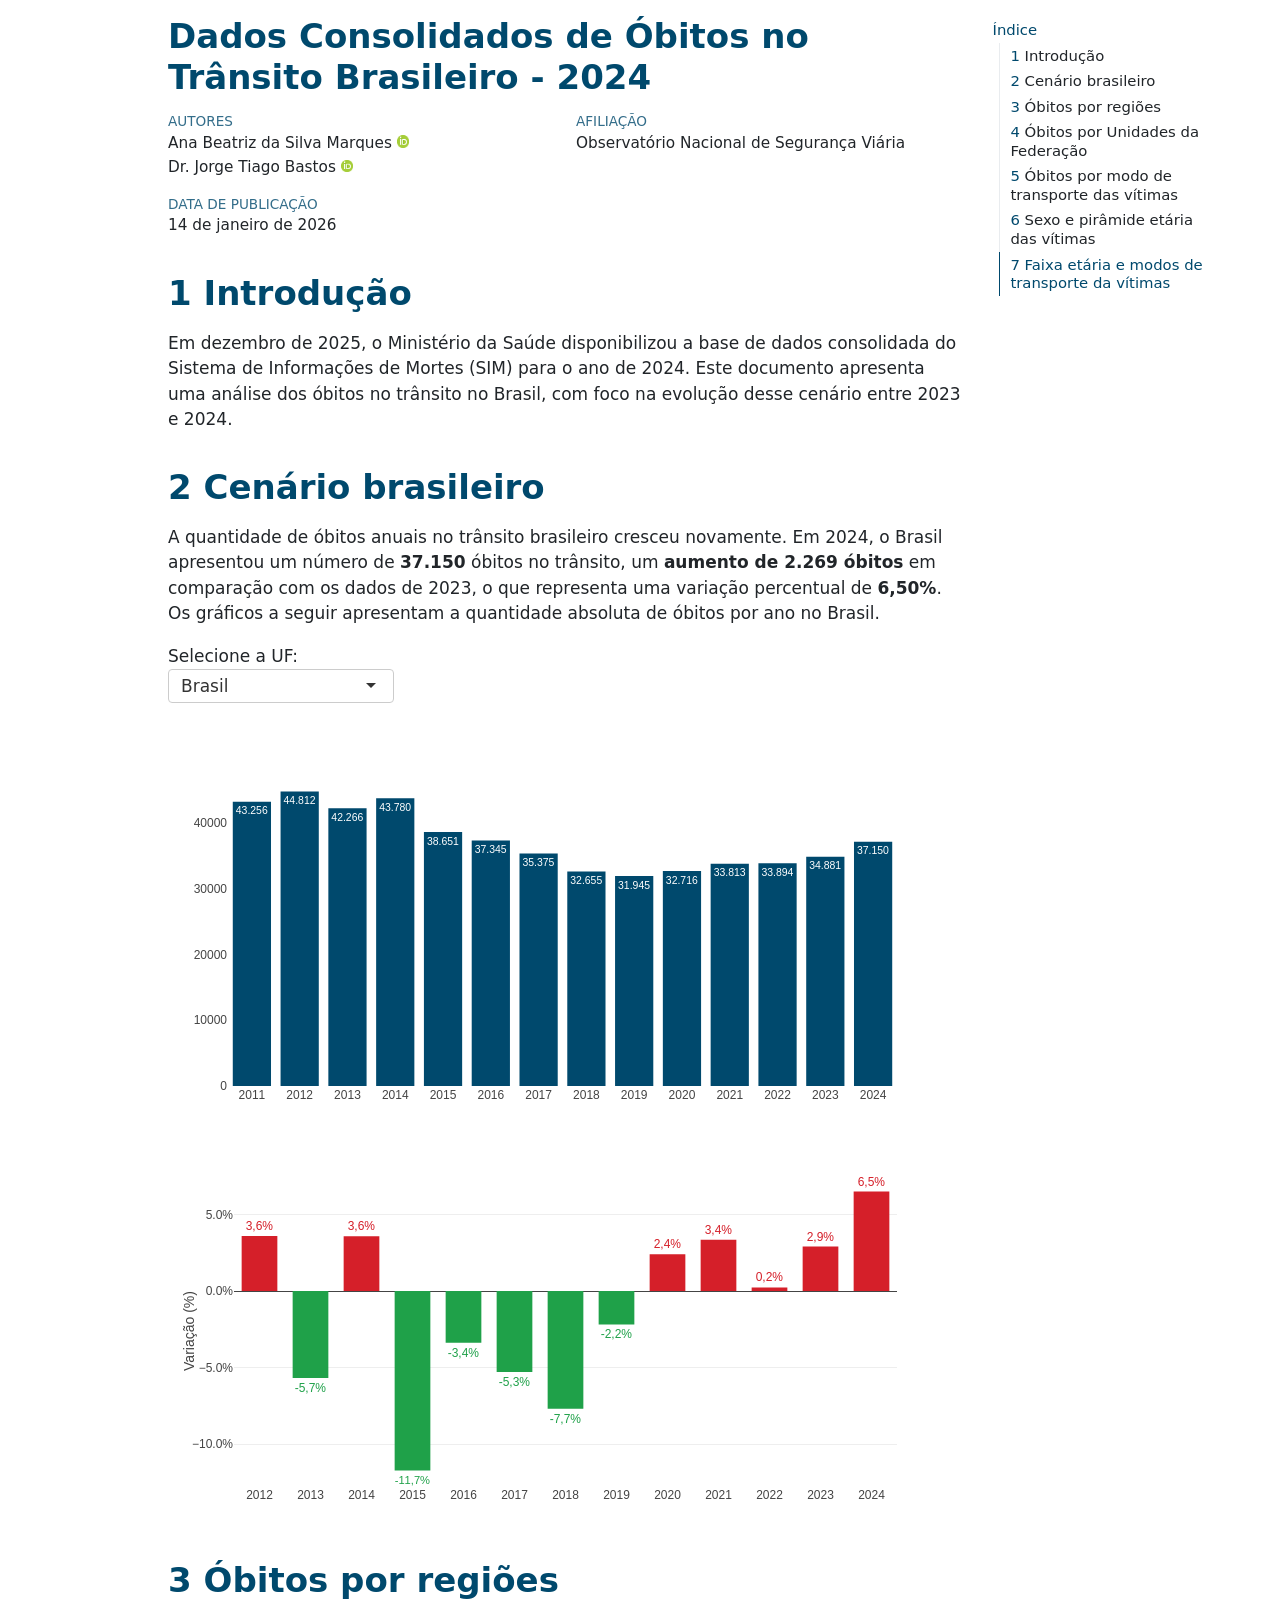
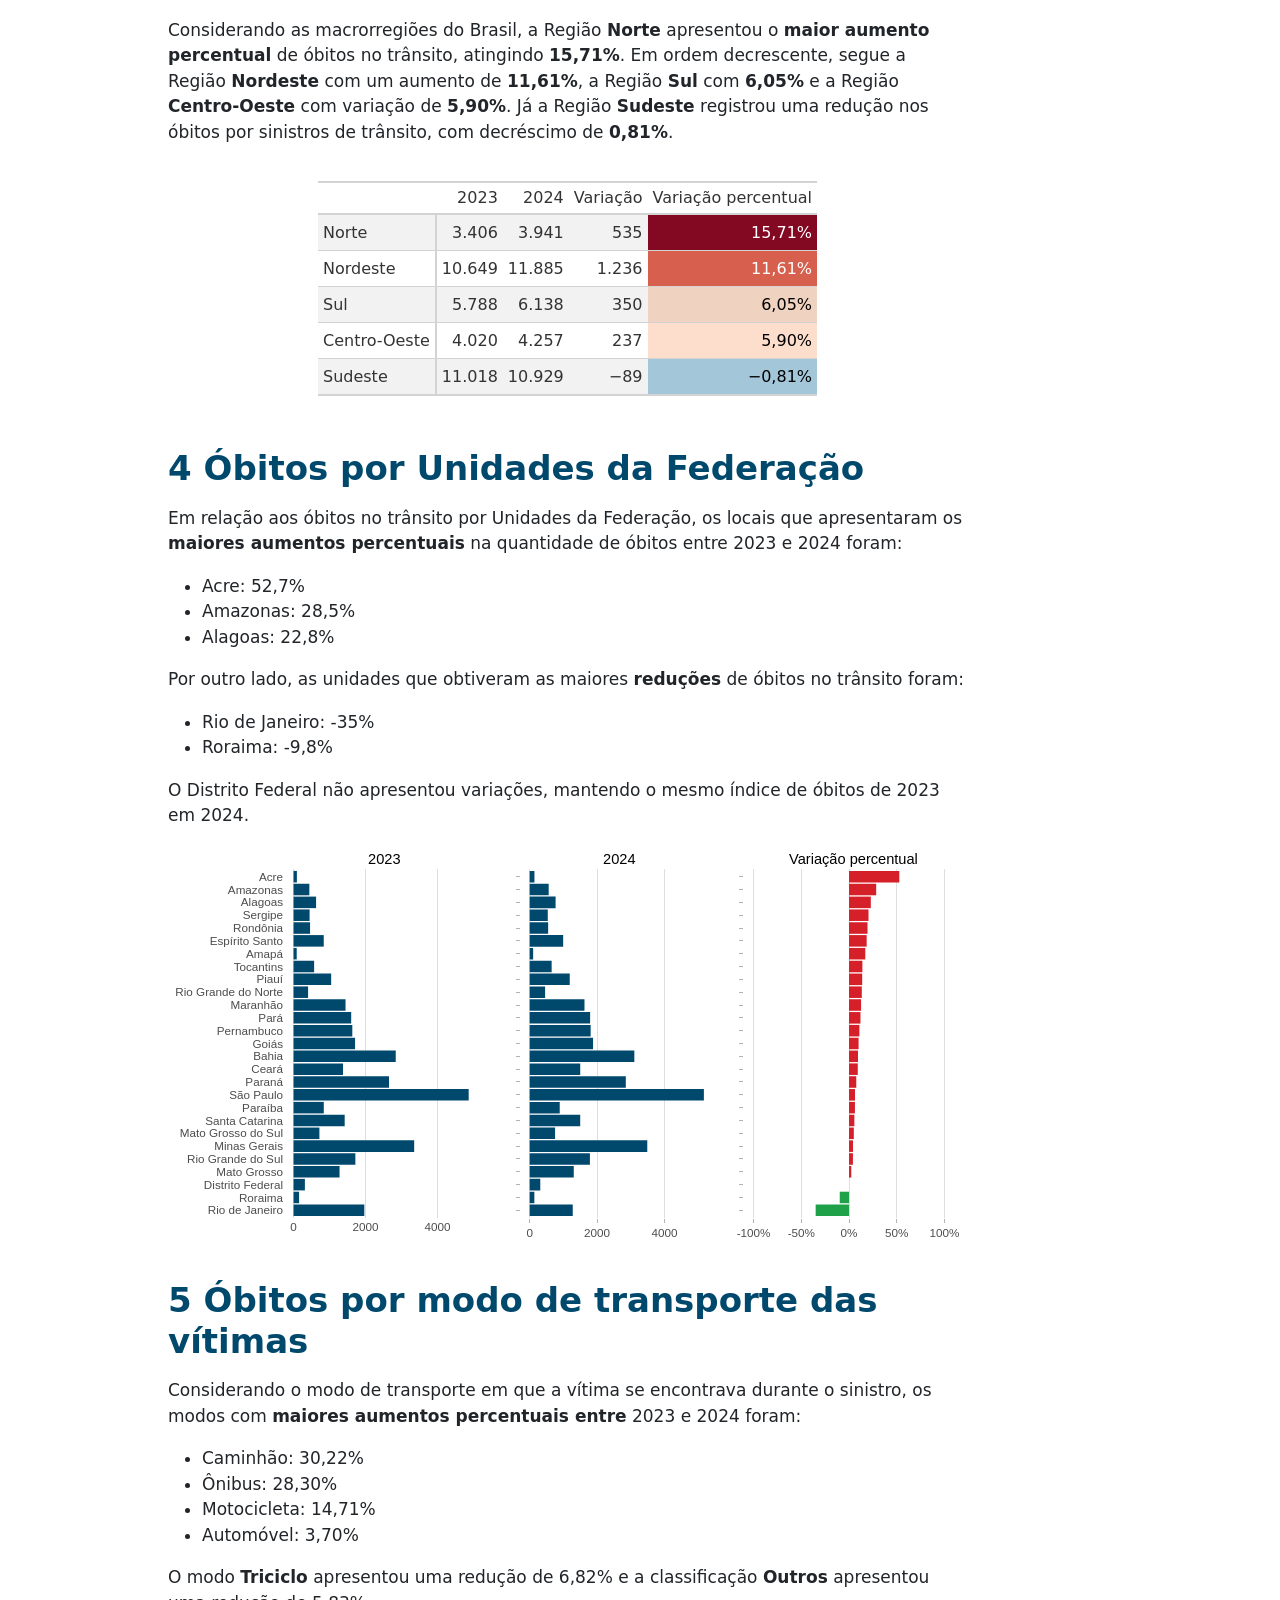
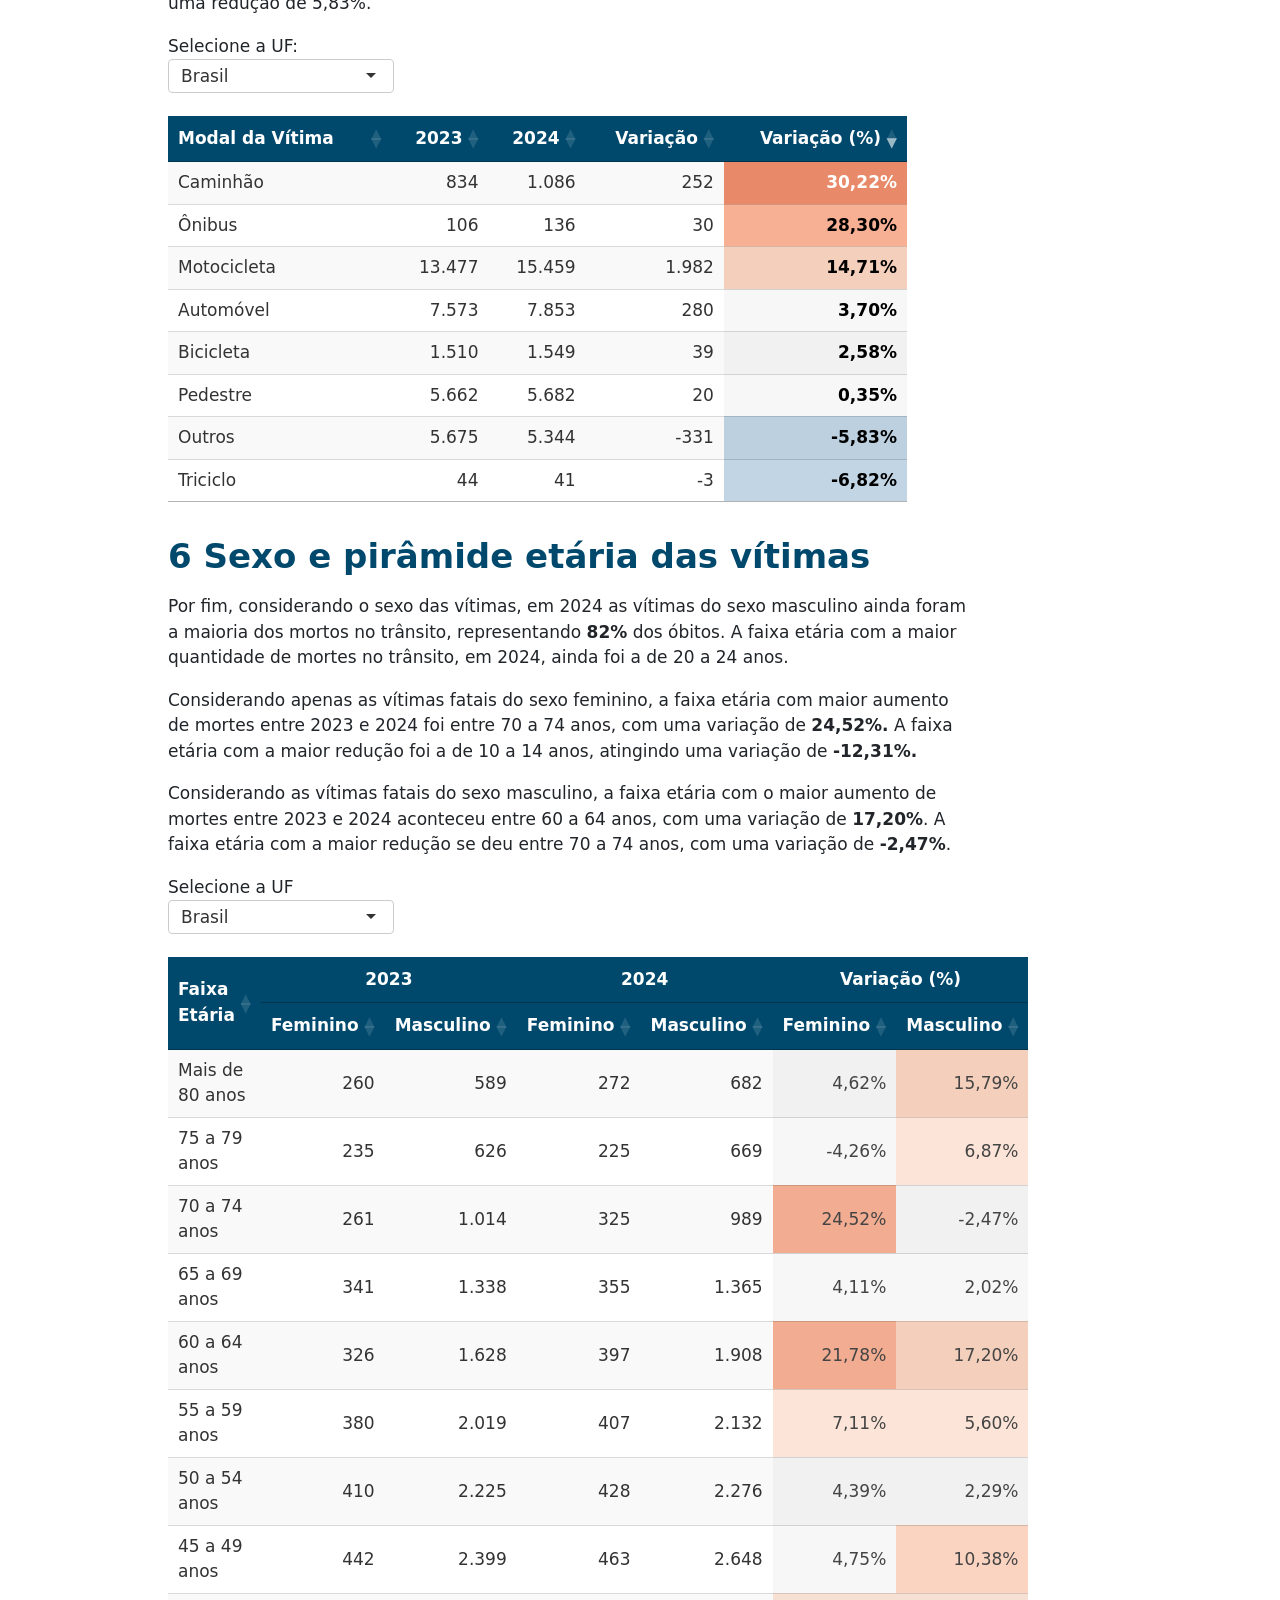
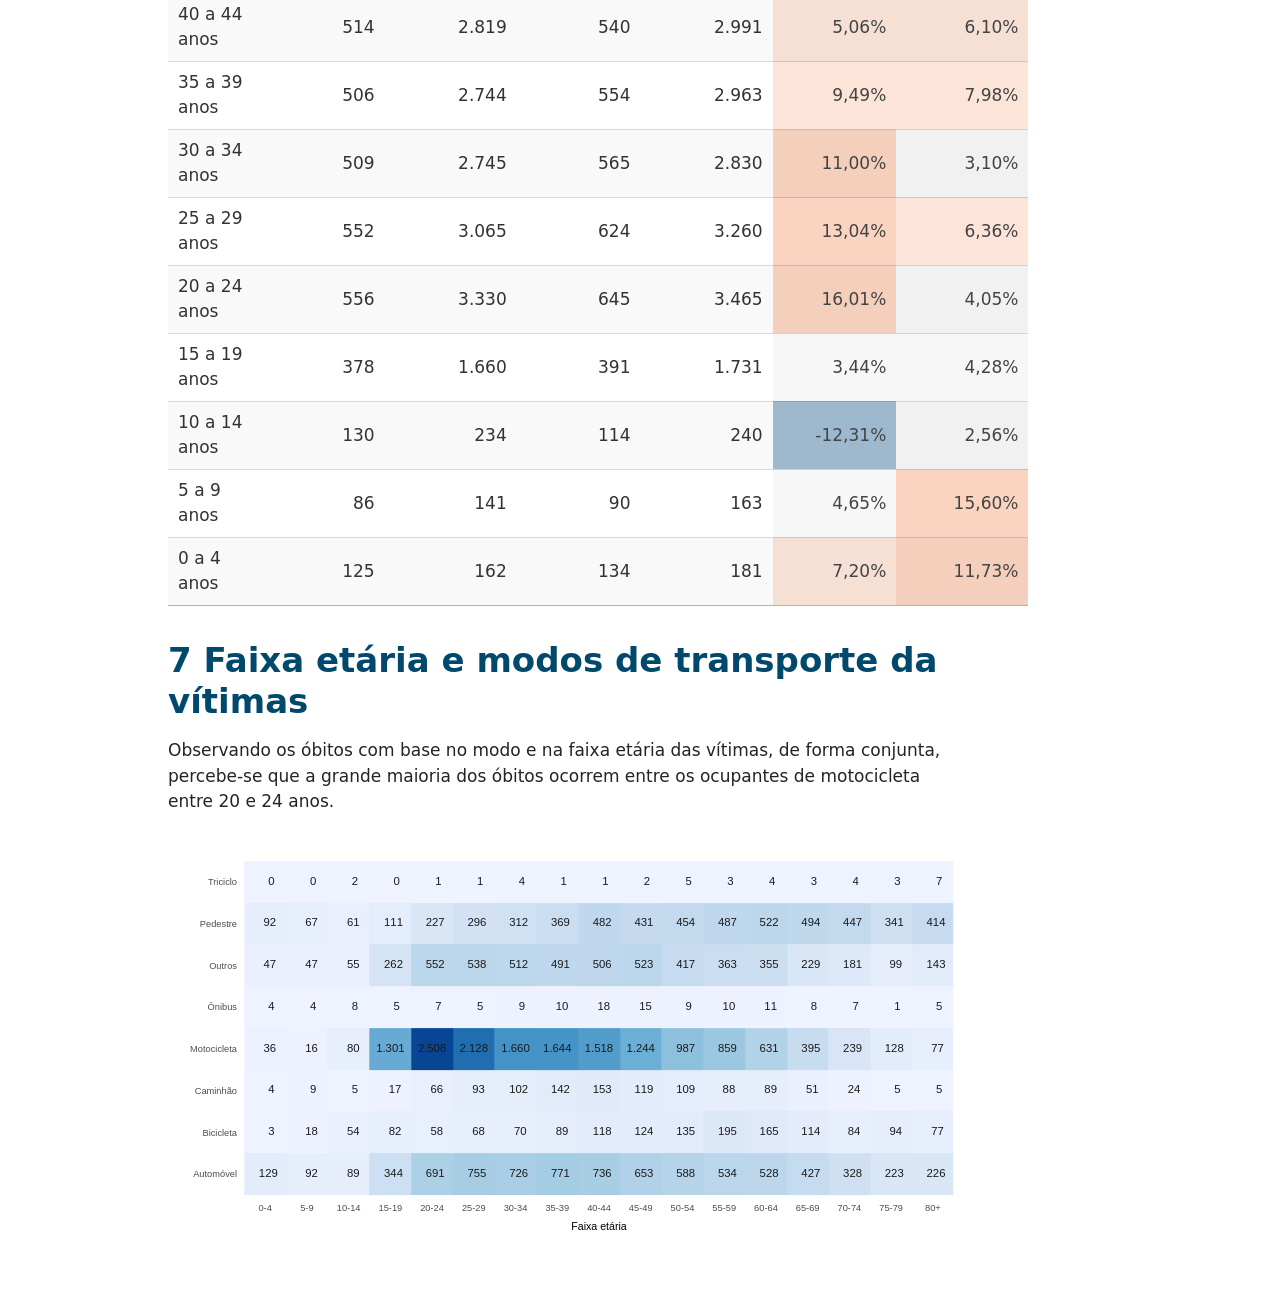
<file: index.html>
<!DOCTYPE html>
<html xmlns="http://www.w3.org/1999/xhtml" lang="pt-BR" xml:lang="pt-BR"><head>

<meta charset="utf-8">
<meta name="generator" content="quarto-1.7.32">

<meta name="viewport" content="width=device-width, initial-scale=1.0, user-scalable=yes">

<meta name="author" content="Ana Beatriz da Silva Marques">
<meta name="author" content="Dr.&nbsp;Jorge Tiago Bastos">

<title>Dados Consolidados de Óbitos no Trânsito Brasileiro - 2024</title>
<style>
code{white-space: pre-wrap;}
span.smallcaps{font-variant: small-caps;}
div.columns{display: flex; gap: min(4vw, 1.5em);}
div.column{flex: auto; overflow-x: auto;}
div.hanging-indent{margin-left: 1.5em; text-indent: -1.5em;}
ul.task-list{list-style: none;}
ul.task-list li input[type="checkbox"] {
  width: 0.8em;
  margin: 0 0.8em 0.2em -1em; /* quarto-specific, see https://github.com/quarto-dev/quarto-cli/issues/4556 */ 
  vertical-align: middle;
}
</style>


<script src="datasus2024_files/libs/clipboard/clipboard.min.js"></script>
<script src="datasus2024_files/libs/quarto-html/quarto.js" type="module"></script>
<script src="datasus2024_files/libs/quarto-html/tabsets/tabsets.js" type="module"></script>
<script src="datasus2024_files/libs/quarto-html/popper.min.js"></script>
<script src="datasus2024_files/libs/quarto-html/tippy.umd.min.js"></script>
<script src="datasus2024_files/libs/quarto-html/anchor.min.js"></script>
<link href="datasus2024_files/libs/quarto-html/tippy.css" rel="stylesheet">
<link href="datasus2024_files/libs/quarto-html/quarto-syntax-highlighting-37eea08aefeeee20ff55810ff984fec1.css" rel="stylesheet" id="quarto-text-highlighting-styles">
<script src="datasus2024_files/libs/bootstrap/bootstrap.min.js"></script>
<link href="datasus2024_files/libs/bootstrap/bootstrap-icons.css" rel="stylesheet">
<link href="datasus2024_files/libs/bootstrap/bootstrap-41763c02e6ad24514ba9706f990fed5f.min.css" rel="stylesheet" append-hash="true" id="quarto-bootstrap" data-mode="light">
<script src="datasus2024_files/libs/jquery-3.6.0/jquery-3.6.0.min.js"></script>
<link href="datasus2024_files/libs/selectize-0.12.4/css/selectize.bootstrap3.css" rel="stylesheet">
<script src="datasus2024_files/libs/selectize-0.12.4/js/selectize.min.js"></script>
<link href="datasus2024_files/libs/crosstalk-1.2.2/css/crosstalk.min.css" rel="stylesheet">
<script src="datasus2024_files/libs/crosstalk-1.2.2/js/crosstalk.min.js"></script>
<link href="datasus2024_files/libs/htmltools-fill-0.5.8.1/fill.css" rel="stylesheet">
<script src="datasus2024_files/libs/htmlwidgets-1.6.4/htmlwidgets.js"></script>
<script src="datasus2024_files/libs/plotly-binding-4.11.0/plotly.js"></script>
<script src="datasus2024_files/libs/typedarray-0.1/typedarray.min.js"></script>
<link href="datasus2024_files/libs/plotly-htmlwidgets-css-2.11.1/plotly-htmlwidgets.css" rel="stylesheet">
<script src="datasus2024_files/libs/plotly-main-2.11.1/plotly-latest.min.js"></script>
<meta name="viewport" content="width=device-width, initial-scale=1">
<link href="datasus2024_files/libs/bootstrap-grid-3.4.1/bootstrap-grid.min.css" rel="stylesheet">
<link href="datasus2024_files/libs/datatables-css-0.0.0/datatables-crosstalk.css" rel="stylesheet">
<script src="datasus2024_files/libs/datatables-binding-0.34.0/datatables.js"></script>
<link href="datasus2024_files/libs/dt-core-1.13.6/css/jquery.dataTables.min.css" rel="stylesheet">
<link href="datasus2024_files/libs/dt-core-1.13.6/css/jquery.dataTables.extra.css" rel="stylesheet">
<script src="datasus2024_files/libs/dt-core-1.13.6/js/jquery.dataTables.min.js"></script>


</head>

<body class="quarto-light">

<div id="quarto-content" class="page-columns page-rows-contents page-layout-article">
<div id="quarto-margin-sidebar" class="sidebar margin-sidebar">
  <nav id="TOC" role="doc-toc" class="toc-active">
    <h2 id="toc-title">Índice</h2>
   
  <ul>
  <li><a href="#introdução" id="toc-introdução" class="nav-link active" data-scroll-target="#introdução"><span class="header-section-number">1</span> Introdução</a></li>
  <li><a href="#cenário-brasileiro" id="toc-cenário-brasileiro" class="nav-link" data-scroll-target="#cenário-brasileiro"><span class="header-section-number">2</span> Cenário brasileiro</a></li>
  <li><a href="#óbitos-por-regiões" id="toc-óbitos-por-regiões" class="nav-link" data-scroll-target="#óbitos-por-regiões"><span class="header-section-number">3</span> Óbitos por regiões</a></li>
  <li><a href="#óbitos-por-unidades-da-federação" id="toc-óbitos-por-unidades-da-federação" class="nav-link" data-scroll-target="#óbitos-por-unidades-da-federação"><span class="header-section-number">4</span> Óbitos por Unidades da Federação</a></li>
  <li><a href="#óbitos-por-modo-de-transporte-das-vítimas" id="toc-óbitos-por-modo-de-transporte-das-vítimas" class="nav-link" data-scroll-target="#óbitos-por-modo-de-transporte-das-vítimas"><span class="header-section-number">5</span> Óbitos por modo de transporte das vítimas</a></li>
  <li><a href="#sexo-e-pirâmide-etária-das-vítimas" id="toc-sexo-e-pirâmide-etária-das-vítimas" class="nav-link" data-scroll-target="#sexo-e-pirâmide-etária-das-vítimas"><span class="header-section-number">6</span> Sexo e pirâmide etária das vítimas</a></li>
  <li><a href="#faixa-etária-e-modos-de-transporte-da-vítimas" id="toc-faixa-etária-e-modos-de-transporte-da-vítimas" class="nav-link" data-scroll-target="#faixa-etária-e-modos-de-transporte-da-vítimas"><span class="header-section-number">7</span> Faixa etária e modos de transporte da vítimas</a></li>
  </ul>
</nav>
</div>
<main class="content" id="quarto-document-content">

<header id="title-block-header" class="quarto-title-block default">
<div class="quarto-title">
<h1 class="title">Dados Consolidados de Óbitos no Trânsito Brasileiro - 2024</h1>
</div>


<div class="quarto-title-meta-author">
  <div class="quarto-title-meta-heading">Autores</div>
  <div class="quarto-title-meta-heading">Afiliação</div>
  
    <div class="quarto-title-meta-contents">
    <p class="author">Ana Beatriz da Silva Marques <a href="https://orcid.org/0009-0005-0639-8325" class="quarto-title-author-orcid"> <img src="[data-uri]"></a></p>
  </div>
  <div class="quarto-title-meta-contents">
        <p class="affiliation">
            Observatório Nacional de Segurança Viária
          </p>
      </div>
    <div class="quarto-title-meta-contents">
    <p class="author">Dr.&nbsp;Jorge Tiago Bastos <a href="https://orcid.org/0000-0001-6447-1504" class="quarto-title-author-orcid"> <img src="[data-uri]"></a></p>
  </div>
  <div class="quarto-title-meta-contents">
      </div>
  </div>

<div class="quarto-title-meta">

      
    <div>
    <div class="quarto-title-meta-heading">Data de Publicação</div>
    <div class="quarto-title-meta-contents">
      <p class="date">14 de janeiro de 2026</p>
    </div>
  </div>
  
    
  </div>
  


</header>


<section id="introdução" class="level1" data-number="1">
<h1 data-number="1"><span class="header-section-number">1</span> Introdução</h1>
<p>Em dezembro de 2025, o Ministério da Saúde disponibilizou a base de dados consolidada do Sistema de Informações de Mortes (SIM) para o ano de 2024. Este documento apresenta uma análise dos óbitos no trânsito no Brasil, com foco na evolução desse cenário entre 2023 e 2024.</p>
</section>
<section id="cenário-brasileiro" class="level1" data-number="2">
<h1 data-number="2"><span class="header-section-number">2</span> Cenário brasileiro</h1>
<p>A quantidade de óbitos anuais no trânsito brasileiro cresceu novamente. Em 2024, o Brasil apresentou um número de <strong>37.150</strong> óbitos no trânsito, um <strong>aumento de 2.269 óbitos</strong> em comparação com os dados de 2023, o que representa uma variação percentual de <strong>6,50%</strong>. Os gráficos a seguir apresentam a quantidade absoluta de óbitos por ano no Brasil.</p>
<div class="cell">
<div class="cell-output-display no-overflow-x">
<div class="container-fluid crosstalk-bscols">
<div class="row">
<div class="col-xs-4">
<div id="selector_onsv_unico" class="form-group crosstalk-input-select crosstalk-input">
<label class="control-label" for="selector_onsv_unico">Selecione a UF:</label>
<div>
<select></select>
<script type="application/json" data-for="selector_onsv_unico">{
  "items": {
    "value": ["Acre", "Alagoas", "Amapá", "Amazonas", "Bahia", "Brasil", "Ceará", "Distrito Federal", "Espírito Santo", "Goiás", "Maranhão", "Mato Grosso", "Mato Grosso do Sul", "Minas Gerais", "Pará", "Paraíba", "Paraná", "Pernambuco", "Piauí", "Rio de Janeiro", "Rio Grande do Norte", "Rio Grande do Sul", "Rondônia", "Roraima", "Santa Catarina", "São Paulo", "Sergipe", "Tocantins"],
    "label": ["Acre", "Alagoas", "Amapá", "Amazonas", "Bahia", "Brasil", "Ceará", "Distrito Federal", "Espírito Santo", "Goiás", "Maranhão", "Mato Grosso", "Mato Grosso do Sul", "Minas Gerais", "Pará", "Paraíba", "Paraná", "Pernambuco", "Piauí", "Rio de Janeiro", "Rio Grande do Norte", "Rio Grande do Sul", "Rondônia", "Roraima", "Santa Catarina", "São Paulo", "Sergipe", "Tocantins"]
  },
  "map": {
    "Acre": ["1", "28", "55", "82", "109", "136", "163", "190", "217", "244", "271", "298", "325", "352"],
    "Alagoas": ["2", "29", "56", "83", "110", "137", "164", "191", "218", "245", "272", "299", "326", "353"],
    "Amapá": ["3", "30", "57", "84", "111", "138", "165", "192", "219", "246", "273", "300", "327", "354"],
    "Amazonas": ["4", "31", "58", "85", "112", "139", "166", "193", "220", "247", "274", "301", "328", "355"],
    "Bahia": ["5", "32", "59", "86", "113", "140", "167", "194", "221", "248", "275", "302", "329", "356"],
    "Brasil": ["379", "380", "381", "382", "383", "384", "385", "386", "387", "388", "389", "390", "391", "392"],
    "Ceará": ["6", "33", "60", "87", "114", "141", "168", "195", "222", "249", "276", "303", "330", "357"],
    "Distrito Federal": ["7", "34", "61", "88", "115", "142", "169", "196", "223", "250", "277", "304", "331", "358"],
    "Espírito Santo": ["8", "35", "62", "89", "116", "143", "170", "197", "224", "251", "278", "305", "332", "359"],
    "Goiás": ["9", "36", "63", "90", "117", "144", "171", "198", "225", "252", "279", "306", "333", "360"],
    "Maranhão": ["10", "37", "64", "91", "118", "145", "172", "199", "226", "253", "280", "307", "334", "361"],
    "Mato Grosso": ["11", "38", "65", "92", "119", "146", "173", "200", "227", "254", "281", "308", "335", "362"],
    "Mato Grosso do Sul": ["12", "39", "66", "93", "120", "147", "174", "201", "228", "255", "282", "309", "336", "363"],
    "Minas Gerais": ["13", "40", "67", "94", "121", "148", "175", "202", "229", "256", "283", "310", "337", "364"],
    "Pará": ["16", "43", "70", "97", "124", "151", "178", "205", "232", "259", "286", "313", "340", "367"],
    "Paraíba": ["15", "42", "69", "96", "123", "150", "177", "204", "231", "258", "285", "312", "339", "366"],
    "Paraná": ["14", "41", "68", "95", "122", "149", "176", "203", "230", "257", "284", "311", "338", "365"],
    "Pernambuco": ["17", "44", "71", "98", "125", "152", "179", "206", "233", "260", "287", "314", "341", "368"],
    "Piauí": ["18", "45", "72", "99", "126", "153", "180", "207", "234", "261", "288", "315", "342", "369"],
    "Rio de Janeiro": ["21", "48", "75", "102", "129", "156", "183", "210", "237", "264", "291", "318", "345", "372"],
    "Rio Grande do Norte": ["19", "46", "73", "100", "127", "154", "181", "208", "235", "262", "289", "316", "343", "370"],
    "Rio Grande do Sul": ["20", "47", "74", "101", "128", "155", "182", "209", "236", "263", "290", "317", "344", "371"],
    "Rondônia": ["22", "49", "76", "103", "130", "157", "184", "211", "238", "265", "292", "319", "346", "373"],
    "Roraima": ["23", "50", "77", "104", "131", "158", "185", "212", "239", "266", "293", "320", "347", "374"],
    "Santa Catarina": ["24", "51", "78", "105", "132", "159", "186", "213", "240", "267", "294", "321", "348", "375"],
    "São Paulo": ["26", "53", "80", "107", "134", "161", "188", "215", "242", "269", "296", "323", "350", "377"],
    "Sergipe": ["25", "52", "79", "106", "133", "160", "187", "214", "241", "268", "295", "322", "349", "376"],
    "Tocantins": ["27", "54", "81", "108", "135", "162", "189", "216", "243", "270", "297", "324", "351", "378"]
  },
  "group": ["SharedData270017b7"]
}</script>
</div>
</div>
</div>
<div class="col-xs-12">
<div class="plotly html-widget html-fill-item" id="htmlwidget-b856caf543fe4b04ba23" style="width:100%;height:400px;"></div>
<script type="application/json" data-for="htmlwidget-b856caf543fe4b04ba23">{"x":{"visdat":{"4f23092b169":["function () ","plotlyVisDat"]},"cur_data":"4f23092b169","attrs":{"4f23092b169":{"x":{},"y":{},"elementId":"meu_grafico_onsv","alpha_stroke":1,"sizes":[10,100],"spans":[1,20],"type":"bar","marker":{"color":"#00496d"},"text":{},"textposition":"inside","textangle":0,"hoverinfo":"none","inherit":true}},"layout":{"margin":{"b":40,"l":60,"t":50,"r":10},"yaxis":{"domain":[0,1],"automargin":true,"title":"","showgrid":false,"zeroline":false,"tickformat":".0f","exponentformat":"none","separatethousands":true,"autorange":true},"xaxis":{"domain":[0,1],"automargin":true,"title":"","type":"category","categoryorder":"array","categoryarray":["2011","2012","2013","2014","2015","2016","2017","2018","2019","2020","2021","2022","2023","2024"]},"showlegend":false,"dragmode":"zoom","hovermode":"closest"},"source":"A","config":{"modeBarButtonsToAdd":["hoverclosest","hovercompare"],"showSendToCloud":false,"displayModeBar":false},"data":[{"x":["2011","2011","2011","2011","2011","2011","2011","2011","2011","2011","2011","2011","2011","2011","2011","2011","2011","2011","2011","2011","2011","2011","2011","2011","2011","2011","2011","2012","2012","2012","2012","2012","2012","2012","2012","2012","2012","2012","2012","2012","2012","2012","2012","2012","2012","2012","2012","2012","2012","2012","2012","2012","2012","2012","2013","2013","2013","2013","2013","2013","2013","2013","2013","2013","2013","2013","2013","2013","2013","2013","2013","2013","2013","2013","2013","2013","2013","2013","2013","2013","2013","2014","2014","2014","2014","2014","2014","2014","2014","2014","2014","2014","2014","2014","2014","2014","2014","2014","2014","2014","2014","2014","2014","2014","2014","2014","2014","2014","2015","2015","2015","2015","2015","2015","2015","2015","2015","2015","2015","2015","2015","2015","2015","2015","2015","2015","2015","2015","2015","2015","2015","2015","2015","2015","2015","2016","2016","2016","2016","2016","2016","2016","2016","2016","2016","2016","2016","2016","2016","2016","2016","2016","2016","2016","2016","2016","2016","2016","2016","2016","2016","2016","2017","2017","2017","2017","2017","2017","2017","2017","2017","2017","2017","2017","2017","2017","2017","2017","2017","2017","2017","2017","2017","2017","2017","2017","2017","2017","2017","2018","2018","2018","2018","2018","2018","2018","2018","2018","2018","2018","2018","2018","2018","2018","2018","2018","2018","2018","2018","2018","2018","2018","2018","2018","2018","2018","2019","2019","2019","2019","2019","2019","2019","2019","2019","2019","2019","2019","2019","2019","2019","2019","2019","2019","2019","2019","2019","2019","2019","2019","2019","2019","2019","2020","2020","2020","2020","2020","2020","2020","2020","2020","2020","2020","2020","2020","2020","2020","2020","2020","2020","2020","2020","2020","2020","2020","2020","2020","2020","2020","2021","2021","2021","2021","2021","2021","2021","2021","2021","2021","2021","2021","2021","2021","2021","2021","2021","2021","2021","2021","2021","2021","2021","2021","2021","2021","2021","2022","2022","2022","2022","2022","2022","2022","2022","2022","2022","2022","2022","2022","2022","2022","2022","2022","2022","2022","2022","2022","2022","2022","2022","2022","2022","2022","2023","2023","2023","2023","2023","2023","2023","2023","2023","2023","2023","2023","2023","2023","2023","2023","2023","2023","2023","2023","2023","2023","2023","2023","2023","2023","2023","2024","2024","2024","2024","2024","2024","2024","2024","2024","2024","2024","2024","2024","2024","2024","2024","2024","2024","2024","2024","2024","2024","2024","2024","2024","2024","2024","2011","2012","2013","2014","2015","2016","2017","2018","2019","2020","2021","2022","2023","2024"],"y":[164,859,153,508,2634,2053,642,1159,1842,1481,1083,859,4576,3365,792,1366,1969,1090,595,2070,2775,591,135,1997,590,7377,531,158,846,124,458,2845,2430,553,1186,2043,1676,1151,819,4451,3629,974,1529,2057,1204,602,2095,3047,668,149,1916,651,7003,548,129,783,115,453,2676,2343,542,1118,2004,1576,1201,836,4243,3168,1015,1560,1868,1203,610,2036,2680,540,151,1680,669,6564,503,138,831,130,459,2693,2613,555,1013,2110,1792,1169,859,4396,3076,972,1589,1922,1297,582,2012,2902,531,146,1851,535,7032,575,115,756,90,424,2257,2312,469,855,1864,1617,1056,680,3933,2678,1022,1570,1919,1173,587,1786,2197,507,166,1600,548,5923,547,126,735,96,418,2404,1980,465,844,1745,1664,1047,642,3589,2746,1010,1549,1907,1106,545,1768,2262,475,107,1508,469,5553,585,113,616,84,396,2345,1594,342,936,1664,1424,1034,605,3741,2543,899,1431,1703,1077,543,1845,2124,495,134,1483,420,5184,600,96,601,68,412,2085,1574,369,774,1534,1354,1095,562,3280,2433,854,1387,1593,992,526,1742,2038,381,96,1375,398,4549,487,112,607,84,398,2310,1355,338,757,1469,1268,1019,628,3227,2422,772,1362,1498,917,451,1637,1513,379,123,1434,398,4995,472,115,678,69,397,2306,1311,323,759,1578,1399,1112,630,3010,2451,797,1551,1551,952,438,1533,1793,413,128,1381,393,5158,490,95,644,97,412,2336,1307,307,813,1674,1401,1235,666,3278,2662,837,1470,1509,930,438,1684,1885,442,128,1406,397,5211,549,103,577,105,438,2474,1402,346,822,1729,1339,1220,671,3170,2718,847,1609,1469,918,392,1759,1931,475,157,1421,406,4847,549,93,626,88,439,2838,1374,315,839,1709,1444,1278,718,3350,2651,840,1601,1632,1045,404,1717,1965,459,154,1420,446,4864,572,142,769,103,564,3105,1500,315,994,1880,1626,1308,754,3489,2852,892,1793,1809,1189,458,1787,1278,548,139,1499,537,5168,652,43256,44812,42266,43780,38651,37345,35375,32655,31945,32716,33813,33894,34881,37150],"elementId":"meu_grafico_onsv","type":"bar","marker":{"color":"#00496d","line":{"color":"rgba(31,119,180,1)"}},"text":["164","859","153","508","2.634","2.053","642","1.159","1.842","1.481","1.083","859","4.576","3.365","792","1.366","1.969","1.090","595","2.070","2.775","591","135","1.997","590","7.377","531","158","846","124","458","2.845","2.430","553","1.186","2.043","1.676","1.151","819","4.451","3.629","974","1.529","2.057","1.204","602","2.095","3.047","668","149","1.916","651","7.003","548","129","783","115","453","2.676","2.343","542","1.118","2.004","1.576","1.201","836","4.243","3.168","1.015","1.560","1.868","1.203","610","2.036","2.680","540","151","1.680","669","6.564","503","138","831","130","459","2.693","2.613","555","1.013","2.110","1.792","1.169","859","4.396","3.076","972","1.589","1.922","1.297","582","2.012","2.902","531","146","1.851","535","7.032","575","115","756","90","424","2.257","2.312","469","855","1.864","1.617","1.056","680","3.933","2.678","1.022","1.570","1.919","1.173","587","1.786","2.197","507","166","1.600","548","5.923","547","126","735","96","418","2.404","1.980","465","844","1.745","1.664","1.047","642","3.589","2.746","1.010","1.549","1.907","1.106","545","1.768","2.262","475","107","1.508","469","5.553","585","113","616","84","396","2.345","1.594","342","936","1.664","1.424","1.034","605","3.741","2.543","899","1.431","1.703","1.077","543","1.845","2.124","495","134","1.483","420","5.184","600","96","601","68","412","2.085","1.574","369","774","1.534","1.354","1.095","562","3.280","2.433","854","1.387","1.593","992","526","1.742","2.038","381","96","1.375","398","4.549","487","112","607","84","398","2.310","1.355","338","757","1.469","1.268","1.019","628","3.227","2.422","772","1.362","1.498","917","451","1.637","1.513","379","123","1.434","398","4.995","472","115","678","69","397","2.306","1.311","323","759","1.578","1.399","1.112","630","3.010","2.451","797","1.551","1.551","952","438","1.533","1.793","413","128","1.381","393","5.158","490","95","644","97","412","2.336","1.307","307","813","1.674","1.401","1.235","666","3.278","2.662","837","1.470","1.509","930","438","1.684","1.885","442","128","1.406","397","5.211","549","103","577","105","438","2.474","1.402","346","822","1.729","1.339","1.220","671","3.170","2.718","847","1.609","1.469","918","392","1.759","1.931","475","157","1.421","406","4.847","549","93","626","88","439","2.838","1.374","315","839","1.709","1.444","1.278","718","3.350","2.651","840","1.601","1.632","1.045","404","1.717","1.965","459","154","1.420","446","4.864","572","142","769","103","564","3.105","1.500","315","994","1.880","1.626","1.308","754","3.489","2.852","892","1.793","1.809","1.189","458","1.787","1.278","548","139","1.499","537","5.168","652","43.256","44.812","42.266","43.780","38.651","37.345","35.375","32.655","31.945","32.716","33.813","33.894","34.881","37.150"],"textposition":["inside","inside","inside","inside","inside","inside","inside","inside","inside","inside","inside","inside","inside","inside","inside","inside","inside","inside","inside","inside","inside","inside","inside","inside","inside","inside","inside","inside","inside","inside","inside","inside","inside","inside","inside","inside","inside","inside","inside","inside","inside","inside","inside","inside","inside","inside","inside","inside","inside","inside","inside","inside","inside","inside","inside","inside","inside","inside","inside","inside","inside","inside","inside","inside","inside","inside","inside","inside","inside","inside","inside","inside","inside","inside","inside","inside","inside","inside","inside","inside","inside","inside","inside","inside","inside","inside","inside","inside","inside","inside","inside","inside","inside","inside","inside","inside","inside","inside","inside","inside","inside","inside","inside","inside","inside","inside","inside","inside","inside","inside","inside","inside","inside","inside","inside","inside","inside","inside","inside","inside","inside","inside","inside","inside","inside","inside","inside","inside","inside","inside","inside","inside","inside","inside","inside","inside","inside","inside","inside","inside","inside","inside","inside","inside","inside","inside","inside","inside","inside","inside","inside","inside","inside","inside","inside","inside","inside","inside","inside","inside","inside","inside","inside","inside","inside","inside","inside","inside","inside","inside","inside","inside","inside","inside","inside","inside","inside","inside","inside","inside","inside","inside","inside","inside","inside","inside","inside","inside","inside","inside","inside","inside","inside","inside","inside","inside","inside","inside","inside","inside","inside","inside","inside","inside","inside","inside","inside","inside","inside","inside","inside","inside","inside","inside","inside","inside","inside","inside","inside","inside","inside","inside","inside","inside","inside","inside","inside","inside","inside","inside","inside","inside","inside","inside","inside","inside","inside","inside","inside","inside","inside","inside","inside","inside","inside","inside","inside","inside","inside","inside","inside","inside","inside","inside","inside","inside","inside","inside","inside","inside","inside","inside","inside","inside","inside","inside","inside","inside","inside","inside","inside","inside","inside","inside","inside","inside","inside","inside","inside","inside","inside","inside","inside","inside","inside","inside","inside","inside","inside","inside","inside","inside","inside","inside","inside","inside","inside","inside","inside","inside","inside","inside","inside","inside","inside","inside","inside","inside","inside","inside","inside","inside","inside","inside","inside","inside","inside","inside","inside","inside","inside","inside","inside","inside","inside","inside","inside","inside","inside","inside","inside","inside","inside","inside","inside","inside","inside","inside","inside","inside","inside","inside","inside","inside","inside","inside","inside","inside","inside","inside","inside","inside","inside","inside","inside","inside","inside","inside","inside","inside","inside","inside","inside","inside","inside","inside","inside","inside","inside","inside","inside","inside","inside","inside","inside","inside","inside","inside","inside","inside","inside","inside","inside","inside","inside","inside","inside","inside","inside","inside","inside","inside"],"textangle":0,"hoverinfo":["none","none","none","none","none","none","none","none","none","none","none","none","none","none","none","none","none","none","none","none","none","none","none","none","none","none","none","none","none","none","none","none","none","none","none","none","none","none","none","none","none","none","none","none","none","none","none","none","none","none","none","none","none","none","none","none","none","none","none","none","none","none","none","none","none","none","none","none","none","none","none","none","none","none","none","none","none","none","none","none","none","none","none","none","none","none","none","none","none","none","none","none","none","none","none","none","none","none","none","none","none","none","none","none","none","none","none","none","none","none","none","none","none","none","none","none","none","none","none","none","none","none","none","none","none","none","none","none","none","none","none","none","none","none","none","none","none","none","none","none","none","none","none","none","none","none","none","none","none","none","none","none","none","none","none","none","none","none","none","none","none","none","none","none","none","none","none","none","none","none","none","none","none","none","none","none","none","none","none","none","none","none","none","none","none","none","none","none","none","none","none","none","none","none","none","none","none","none","none","none","none","none","none","none","none","none","none","none","none","none","none","none","none","none","none","none","none","none","none","none","none","none","none","none","none","none","none","none","none","none","none","none","none","none","none","none","none","none","none","none","none","none","none","none","none","none","none","none","none","none","none","none","none","none","none","none","none","none","none","none","none","none","none","none","none","none","none","none","none","none","none","none","none","none","none","none","none","none","none","none","none","none","none","none","none","none","none","none","none","none","none","none","none","none","none","none","none","none","none","none","none","none","none","none","none","none","none","none","none","none","none","none","none","none","none","none","none","none","none","none","none","none","none","none","none","none","none","none","none","none","none","none","none","none","none","none","none","none","none","none","none","none","none","none","none","none","none","none","none","none","none","none","none","none","none","none","none","none","none","none","none","none","none","none","none","none","none","none","none","none","none","none","none","none","none","none","none","none","none","none","none","none","none","none","none","none","none","none","none","none","none","none"],"key":["1","2","3","4","5","6","7","8","9","10","11","12","13","14","15","16","17","18","19","20","21","22","23","24","25","26","27","28","29","30","31","32","33","34","35","36","37","38","39","40","41","42","43","44","45","46","47","48","49","50","51","52","53","54","55","56","57","58","59","60","61","62","63","64","65","66","67","68","69","70","71","72","73","74","75","76","77","78","79","80","81","82","83","84","85","86","87","88","89","90","91","92","93","94","95","96","97","98","99","100","101","102","103","104","105","106","107","108","109","110","111","112","113","114","115","116","117","118","119","120","121","122","123","124","125","126","127","128","129","130","131","132","133","134","135","136","137","138","139","140","141","142","143","144","145","146","147","148","149","150","151","152","153","154","155","156","157","158","159","160","161","162","163","164","165","166","167","168","169","170","171","172","173","174","175","176","177","178","179","180","181","182","183","184","185","186","187","188","189","190","191","192","193","194","195","196","197","198","199","200","201","202","203","204","205","206","207","208","209","210","211","212","213","214","215","216","217","218","219","220","221","222","223","224","225","226","227","228","229","230","231","232","233","234","235","236","237","238","239","240","241","242","243","244","245","246","247","248","249","250","251","252","253","254","255","256","257","258","259","260","261","262","263","264","265","266","267","268","269","270","271","272","273","274","275","276","277","278","279","280","281","282","283","284","285","286","287","288","289","290","291","292","293","294","295","296","297","298","299","300","301","302","303","304","305","306","307","308","309","310","311","312","313","314","315","316","317","318","319","320","321","322","323","324","325","326","327","328","329","330","331","332","333","334","335","336","337","338","339","340","341","342","343","344","345","346","347","348","349","350","351","352","353","354","355","356","357","358","359","360","361","362","363","364","365","366","367","368","369","370","371","372","373","374","375","376","377","378","379","380","381","382","383","384","385","386","387","388","389","390","391","392"],"set":"SharedData270017b7","error_y":{"color":"rgba(31,119,180,1)"},"error_x":{"color":"rgba(31,119,180,1)"},"xaxis":"x","yaxis":"y","_isNestedKey":false,"frame":null}],"highlight":{"on":"plotly_click","persistent":false,"dynamic":false,"selectize":false,"opacityDim":0.20000000000000001,"selected":{"opacity":1},"debounce":0,"ctGroups":["SharedData270017b7"]},"shinyEvents":["plotly_hover","plotly_click","plotly_selected","plotly_relayout","plotly_brushed","plotly_brushing","plotly_clickannotation","plotly_doubleclick","plotly_deselect","plotly_afterplot","plotly_sunburstclick"],"base_url":"https://plot.ly"},"evals":[],"jsHooks":[]}</script>
</div>
<div class="col-xs-12">
<div class="plotly html-widget html-fill-item" id="htmlwidget-96319e9a3cf9b6ddf34e" style="width:100%;height:400px;"></div>
<script type="application/json" data-for="htmlwidget-96319e9a3cf9b6ddf34e">{"x":{"visdat":{"4f26ebd7d68":["function () ","plotlyVisDat"]},"cur_data":"4f26ebd7d68","attrs":{"4f26ebd7d68":{"x":{},"y":{},"elementId":"grafico_var_final","alpha_stroke":1,"sizes":[10,100],"spans":[1,20],"type":"bar","color":{},"colors":["#d51f29","#1fa149"],"text":{},"textposition":"outside","hoverinfo":"text","cliponaxis":false,"width":0.69999999999999996,"inherit":true}},"layout":{"margin":{"b":40,"l":60,"t":50,"r":10},"yaxis":{"domain":[0,1],"automargin":true,"tickformat":".1%","title":"Variação (%)","showgrid":true,"zeroline":true},"xaxis":{"domain":[0,1],"automargin":true,"title":"","type":"category","categoryorder":"array","categoryarray":["2012","2013","2014","2015","2016","2017","2018","2019","2020","2021","2022","2023","2024"]},"showlegend":false,"dragmode":"zoom","hovermode":"closest"},"source":"A","config":{"modeBarButtonsToAdd":["hoverclosest","hovercompare"],"showSendToCloud":false,"displayModeBar":false},"data":[{"x":["2012","2012","2012","2012","2012","2012","2012","2012","2012","2012","2012","2012","2012","2012","2012","2012","2012","2012","2013","2013","2013","2013","2013","2013","2013","2014","2014","2014","2014","2014","2014","2014","2014","2014","2014","2014","2014","2014","2014","2014","2014","2014","2014","2015","2015","2015","2015","2016","2016","2016","2016","2016","2016","2016","2017","2017","2017","2017","2017","2017","2018","2018","2018","2019","2019","2019","2019","2019","2019","2019","2019","2020","2020","2020","2020","2020","2020","2020","2020","2020","2020","2020","2020","2020","2020","2020","2020","2020","2021","2021","2021","2021","2021","2021","2021","2021","2021","2021","2021","2021","2021","2021","2021","2021","2021","2021","2022","2022","2022","2022","2022","2022","2022","2022","2022","2022","2022","2022","2022","2022","2022","2022","2022","2022","2023","2023","2023","2023","2023","2023","2023","2023","2023","2023","2023","2023","2023","2023","2023","2024","2024","2024","2024","2024","2024","2024","2024","2024","2024","2024","2024","2024","2024","2024","2024","2024","2024","2024","2024","2024","2024","2024","2024","2012","2014","2020","2021","2022","2023","2024"],"y":[0.080106302201974178,0.18363370677057964,0.023295944779982744,0.10912052117263844,0.13166779203241052,0.062788550323176359,0.078454680534918275,0.22979797979797981,0.11932650073206442,0.044692737430167599,0.10458715596330276,0.011764705882352941,0.012077294685990338,0.098018018018018016,0.13028764805414553,0.1037037037037037,0.10338983050847457,0.032015065913370999,0.043440486533449174,0.020757020757020756,0.042094455852156057,0.020274689339437543,0.013289036544850499,0.013422818791946308,0.027649769585253458,0.069767441860465115,0.061302681992337162,0.13043478260869565,0.013245033112582781,0.0063527653213751867,0.11523687580025609,0.023985239852398525,0.05289421157684631,0.13705583756345177,0.02751196172248804,0.036059391939665328,0.01858974358974359,0.028907922912205567,0.07813798836242726,0.082835820895522383,0.10178571428571428,0.071297989031078604,0.14314115308151093,0.051440329218106998,0.0085910652920962206,0.13698630136986301,0.024299065420560748,0.095652173913043481,0.066666666666666666,0.065130704474966772,0.029066171923314781,0.025392083644510829,0.029585798816568046,0.069469835466179158,0.10900473933649289,0.042351629980495957,0.043552036199095021,0.042105263157894736,0.25233644859813081,0.02564102564102564,0.040404040404040407,0.078947368421052627,0.058994197292069631,0.16666666666666666,0.0099833610648918467,0.23529411764705882,0.1079136690647482,0.11743772241992882,0.28125,0.042909090909090911,0.098043526049681251,0.026785714285714284,0.11696869851729819,0.0026420079260237781,0.074200136147038798,0.10331230283911672,0.091265947006869477,0.0031847133757961785,0.011973575557390587,0.032383419689119168,0.13876651982378854,0.035380507343124167,0.038167938931297711,0.18506278916060806,0.089709762532981532,0.04065040650406504,0.032632632632632635,0.038135593220338986,0.40579710144927539,0.037783375314861464,0.013009540329575022,0.071146245059288543,0.060836501901140684,0.0014295925661186562,0.11061151079136691,0.057142857142857141,0.089036544850498334,0.086087311301509595,0.050188205771643665,0.09849967384213959,0.051310652537646405,0.070217917675544791,0.018102824040550327,0.010178117048346057,0.010275300504071345,0.12040816326530612,0.084210526315789472,0.08247422680412371,0.063106796116504854,0.059075342465753425,0.07268553940321347,0.12703583061889251,0.01107011070110701,0.032855436081242535,0.0075075075075075074,0.021036814425244178,0.011947431302270013,0.094557823129251706,0.04453681710213777,0.02440318302387268,0.074660633484162894,0.2265625,0.010668563300142247,0.022670025188916875,0.084922010398613523,0.0022831050228310501,0.1471301535974131,0.020681265206812651,0.078416728902165792,0.047540983606557376,0.070044709388971685,0.056782334384858045,0.11095983662355344,0.1383442265795207,0.030612244897959183,0.017607457276022784,0.098522167487684734,0.0035073241180111408,0.041894353369763208,0.5268817204301075,0.22843450479233227,0.17045454545454544,0.2847380410022779,0.094080338266384775,0.091703056768558958,0.18474374255065554,0.10005851375073142,0.12603878116343489,0.023474178403755867,0.050139275766016712,0.041492537313432838,0.075820445115050927,0.061904761904761907,0.11992504684572143,0.10845588235294118,0.13779904306220095,0.13366336633663367,0.040768782760629001,0.19389978213507625,0.055633802816901411,0.20403587443946189,0.0625,0.13986013986013987,0.035971888292953579,0.035820754270572089,0.024135232430740335,0.033530994009047563,0.0023955283470854403,0.029120198265179677,0.065049740546429285],"elementId":"grafico_var_final","type":"bar","text":["8,0%","18,4%","2,3%","10,9%","13,2%","6,3%","7,8%","23,0%","11,9%","4,5%","10,5%","1,2%","1,2%","9,8%","13,0%","10,4%","10,3%","3,2%","4,3%","2,1%","4,2%","2,0%","1,3%","1,3%","2,8%","7,0%","6,1%","13,0%","1,3%","0,6%","11,5%","2,4%","5,3%","13,7%","2,8%","3,6%","1,9%","2,9%","7,8%","8,3%","10,2%","7,1%","14,3%","5,1%","0,9%","13,7%","2,4%","9,6%","6,7%","6,5%","2,9%","2,5%","3,0%","6,9%","10,9%","4,2%","4,4%","4,2%","25,2%","2,6%","4,0%","7,9%","5,9%","16,7%","1,0%","23,5%","10,8%","11,7%","28,1%","4,3%","9,8%","2,7%","11,7%","0,3%","7,4%","10,3%","9,1%","0,3%","1,2%","3,2%","13,9%","3,5%","3,8%","18,5%","9,0%","4,1%","3,3%","3,8%","40,6%","3,8%","1,3%","7,1%","6,1%","0,1%","11,1%","5,7%","8,9%","8,6%","5,0%","9,8%","5,1%","7,0%","1,8%","1,0%","1,0%","12,0%","8,4%","8,2%","6,3%","5,9%","7,3%","12,7%","1,1%","3,3%","0,8%","2,1%","1,2%","9,5%","4,5%","2,4%","7,5%","22,7%","1,1%","2,3%","8,5%","0,2%","14,7%","2,1%","7,8%","4,8%","7,0%","5,7%","11,1%","13,8%","3,1%","1,8%","9,9%","0,4%","4,2%","52,7%","22,8%","17,0%","28,5%","9,4%","9,2%","18,5%","10,0%","12,6%","2,3%","5,0%","4,1%","7,6%","6,2%","12,0%","10,8%","13,8%","13,4%","4,1%","19,4%","5,6%","20,4%","6,2%","14,0%","3,6%","3,6%","2,4%","3,4%","0,2%","2,9%","6,5%"],"textposition":["outside","outside","outside","outside","outside","outside","outside","outside","outside","outside","outside","outside","outside","outside","outside","outside","outside","outside","outside","outside","outside","outside","outside","outside","outside","outside","outside","outside","outside","outside","outside","outside","outside","outside","outside","outside","outside","outside","outside","outside","outside","outside","outside","outside","outside","outside","outside","outside","outside","outside","outside","outside","outside","outside","outside","outside","outside","outside","outside","outside","outside","outside","outside","outside","outside","outside","outside","outside","outside","outside","outside","outside","outside","outside","outside","outside","outside","outside","outside","outside","outside","outside","outside","outside","outside","outside","outside","outside","outside","outside","outside","outside","outside","outside","outside","outside","outside","outside","outside","outside","outside","outside","outside","outside","outside","outside","outside","outside","outside","outside","outside","outside","outside","outside","outside","outside","outside","outside","outside","outside","outside","outside","outside","outside","outside","outside","outside","outside","outside","outside","outside","outside","outside","outside","outside","outside","outside","outside","outside","outside","outside","outside","outside","outside","outside","outside","outside","outside","outside","outside","outside","outside","outside","outside","outside","outside","outside","outside","outside","outside","outside","outside","outside","outside","outside","outside","outside","outside","outside","outside"],"hoverinfo":["text","text","text","text","text","text","text","text","text","text","text","text","text","text","text","text","text","text","text","text","text","text","text","text","text","text","text","text","text","text","text","text","text","text","text","text","text","text","text","text","text","text","text","text","text","text","text","text","text","text","text","text","text","text","text","text","text","text","text","text","text","text","text","text","text","text","text","text","text","text","text","text","text","text","text","text","text","text","text","text","text","text","text","text","text","text","text","text","text","text","text","text","text","text","text","text","text","text","text","text","text","text","text","text","text","text","text","text","text","text","text","text","text","text","text","text","text","text","text","text","text","text","text","text","text","text","text","text","text","text","text","text","text","text","text","text","text","text","text","text","text","text","text","text","text","text","text","text","text","text","text","text","text","text","text","text","text","text","text","text","text","text","text","text","text","text","text","text","text","text"],"cliponaxis":false,"width":[0.69999999999999996,0.69999999999999996,0.69999999999999996,0.69999999999999996,0.69999999999999996,0.69999999999999996,0.69999999999999996,0.69999999999999996,0.69999999999999996,0.69999999999999996,0.69999999999999996,0.69999999999999996,0.69999999999999996,0.69999999999999996,0.69999999999999996,0.69999999999999996,0.69999999999999996,0.69999999999999996,0.69999999999999996,0.69999999999999996,0.69999999999999996,0.69999999999999996,0.69999999999999996,0.69999999999999996,0.69999999999999996,0.69999999999999996,0.69999999999999996,0.69999999999999996,0.69999999999999996,0.69999999999999996,0.69999999999999996,0.69999999999999996,0.69999999999999996,0.69999999999999996,0.69999999999999996,0.69999999999999996,0.69999999999999996,0.69999999999999996,0.69999999999999996,0.69999999999999996,0.69999999999999996,0.69999999999999996,0.69999999999999996,0.69999999999999996,0.69999999999999996,0.69999999999999996,0.69999999999999996,0.69999999999999996,0.69999999999999996,0.69999999999999996,0.69999999999999996,0.69999999999999996,0.69999999999999996,0.69999999999999996,0.69999999999999996,0.69999999999999996,0.69999999999999996,0.69999999999999996,0.69999999999999996,0.69999999999999996,0.69999999999999996,0.69999999999999996,0.69999999999999996,0.69999999999999996,0.69999999999999996,0.69999999999999996,0.69999999999999996,0.69999999999999996,0.69999999999999996,0.69999999999999996,0.69999999999999996,0.69999999999999996,0.69999999999999996,0.69999999999999996,0.69999999999999996,0.69999999999999996,0.69999999999999996,0.69999999999999996,0.69999999999999996,0.69999999999999996,0.69999999999999996,0.69999999999999996,0.69999999999999996,0.69999999999999996,0.69999999999999996,0.69999999999999996,0.69999999999999996,0.69999999999999996,0.69999999999999996,0.69999999999999996,0.69999999999999996,0.69999999999999996,0.69999999999999996,0.69999999999999996,0.69999999999999996,0.69999999999999996,0.69999999999999996,0.69999999999999996,0.69999999999999996,0.69999999999999996,0.69999999999999996,0.69999999999999996,0.69999999999999996,0.69999999999999996,0.69999999999999996,0.69999999999999996,0.69999999999999996,0.69999999999999996,0.69999999999999996,0.69999999999999996,0.69999999999999996,0.69999999999999996,0.69999999999999996,0.69999999999999996,0.69999999999999996,0.69999999999999996,0.69999999999999996,0.69999999999999996,0.69999999999999996,0.69999999999999996,0.69999999999999996,0.69999999999999996,0.69999999999999996,0.69999999999999996,0.69999999999999996,0.69999999999999996,0.69999999999999996,0.69999999999999996,0.69999999999999996,0.69999999999999996,0.69999999999999996,0.69999999999999996,0.69999999999999996,0.69999999999999996,0.69999999999999996,0.69999999999999996,0.69999999999999996,0.69999999999999996,0.69999999999999996,0.69999999999999996,0.69999999999999996,0.69999999999999996,0.69999999999999996,0.69999999999999996,0.69999999999999996,0.69999999999999996,0.69999999999999996,0.69999999999999996,0.69999999999999996,0.69999999999999996,0.69999999999999996,0.69999999999999996,0.69999999999999996,0.69999999999999996,0.69999999999999996,0.69999999999999996,0.69999999999999996,0.69999999999999996,0.69999999999999996,0.69999999999999996,0.69999999999999996,0.69999999999999996,0.69999999999999996,0.69999999999999996,0.69999999999999996,0.69999999999999996,0.69999999999999996,0.69999999999999996,0.69999999999999996,0.69999999999999996],"key":["32","33","35","36","37","38","41","42","43","44","45","46","47","48","49","50","52","54","65","66","69","70","73","77","79","82","83","84","85","86","87","88","90","91","93","94","97","98","99","102","105","107","108","123","127","131","133","136","138","140","145","149","156","162","170","175","182","184","185","189","193","196","200","217","218","219","221","228","239","240","242","244","245","251","252","253","254","255","257","258","259","260","261","264","265","266","269","270","273","274","275","278","279","280","281","282","283","284","285","290","291","292","294","295","296","297","298","300","301","302","303","304","305","306","309","311","312","313","317","318","319","320","321","322","326","328","329","332","334","335","336","337","341","342","343","345","349","350","351","352","353","354","355","356","357","359","360","361","362","363","364","365","366","367","368","369","370","371","373","375","376","377","378","380","382","388","389","390","391","392"],"set":"SharedData270017b7","name":"Aumento","marker":{"color":"rgba(213,31,41,1)","line":{"color":"rgba(213,31,41,1)"}},"textfont":{"color":"rgba(213,31,41,1)"},"error_y":{"color":"rgba(213,31,41,1)"},"error_x":{"color":"rgba(213,31,41,1)"},"xaxis":"x","yaxis":"y","_isNestedKey":false,"frame":null},{"x":["2012","2012","2012","2012","2012","2012","2012","2012","2012","2013","2013","2013","2013","2013","2013","2013","2013","2013","2013","2013","2013","2013","2013","2013","2013","2013","2013","2013","2013","2014","2014","2014","2014","2014","2014","2014","2014","2014","2015","2015","2015","2015","2015","2015","2015","2015","2015","2015","2015","2015","2015","2015","2015","2015","2015","2015","2015","2015","2015","2015","2015","2016","2016","2016","2016","2016","2016","2016","2016","2016","2016","2016","2016","2016","2016","2016","2016","2016","2016","2016","2016","2017","2017","2017","2017","2017","2017","2017","2017","2017","2017","2017","2017","2017","2017","2017","2017","2017","2017","2017","2017","2017","2018","2018","2018","2018","2018","2018","2018","2018","2018","2018","2018","2018","2018","2018","2018","2018","2018","2018","2018","2018","2018","2018","2018","2018","2019","2019","2019","2019","2019","2019","2019","2019","2019","2019","2019","2019","2019","2019","2019","2019","2019","2019","2019","2020","2020","2020","2020","2020","2020","2020","2020","2020","2020","2021","2021","2021","2021","2021","2021","2021","2021","2021","2022","2022","2022","2022","2022","2022","2022","2022","2022","2023","2023","2023","2023","2023","2023","2023","2023","2023","2023","2023","2023","2024","2024","2024","2013","2015","2016","2017","2018","2019"],"y":[-0.036585365853658534,-0.015133876600698487,-0.18954248366013071,-0.098425196850393706,-0.13862928348909656,-0.046565774155995346,-0.027316433566433568,-0.040560841261892841,-0.050698115765216212,-0.18354430379746836,-0.074468085106382975,-0.072580645161290328,-0.010917030567685589,-0.059402460456942002,-0.03580246913580247,-0.019891500904159132,-0.05733558178752108,-0.01908957415565345,-0.059665871121718374,-0.046731071669287798,-0.12703224028658033,-0.091881380651434127,-0.00083056478405315617,-0.028162291169451074,-0.12044634066294715,-0.19161676646706588,-0.12317327766179541,-0.06268741967728117,-0.08211678832116788,-0.093917710196779969,-0.026644462947543714,-0.02904040404040404,-0.042364532019704436,-0.045901639344262293,-0.011787819253438114,-0.016666666666666666,-0.033112582781456956,-0.20029895366218237,-0.16666666666666666,-0.090252707581227443,-0.30769230769230771,-0.076252723311546838,-0.16190122539918306,-0.11519326444699579,-0.15495495495495495,-0.15597235932872655,-0.11658767772511848,-0.09765625,-0.096663815226689473,-0.20838183934807916,-0.10532302092811648,-0.12938881664499349,-0.011957205789804909,-0.0015608740894901144,-0.095605242868157289,-0.11232604373757456,-0.24293590627153688,-0.04519774011299435,-0.13560237709346298,-0.15770762229806598,-0.048695652173913043,-0.027777777777777776,-0.014150943396226415,-0.14359861591695502,-0.0085287846481876331,-0.012865497076023392,-0.063841201716738197,-0.0085227272727272721,-0.055882352941176473,-0.087465039410119502,-0.011741682974559686,-0.01337579617834395,-0.0062532569046378321,-0.057118499573742543,-0.071550255536626917,-0.010078387458006719,-0.063116370808678504,-0.35542168674698793,-0.057500000000000002,-0.14416058394160583,-0.062468343744723959,-0.10317460317460317,-0.16190476190476191,-0.125,-0.052631578947368418,-0.024542429284525789,-0.19494949494949496,-0.26451612903225807,-0.046418338108882524,-0.14423076923076922,-0.012416427889207259,-0.05763239875389408,-0.073925710123816463,-0.1099009900990099,-0.076178179470626217,-0.10697430519140011,-0.026220614828209764,-0.003669724770642202,-0.061007957559681698,-0.016578249336870028,-0.1044776119402985,-0.066450567260940036,-0.15044247787610621,-0.024350649350649352,-0.19047619047619047,-0.11087420042643924,-0.012547051442910916,-0.17307692307692307,-0.078125,-0.049157303370786519,-0.071074380165289261,-0.12322908313285218,-0.043255996854109323,-0.050055617352614018,-0.030747728860936407,-0.064591896652965358,-0.078922934076137416,-0.031307550644567222,-0.055826558265582658,-0.040489642184557438,-0.23030303030303031,-0.28358208955223879,-0.072825354012137564,-0.052380952380952382,-0.12249228395061729,-0.18833333333333332,-0.033980582524271843,-0.13913595933926304,-0.084010840108401083,-0.021963824289405683,-0.042372881355932202,-0.063515509601181686,-0.069406392694063929,-0.016158536585365854,-0.0045211672831894784,-0.096018735362997654,-0.018024513338139869,-0.05963590709353421,-0.075604838709677422,-0.14258555133079848,-0.060275545350172217,-0.25760549558390577,-0.0052493438320209973,0,-0.030800821355236138,-0.17857142857142858,-0.0025125628140703518,-0.0017316017316017316,-0.03247232472324723,-0.044378698224852069,-0.067245119305856832,-0.028824833702882482,-0.063530849114233359,-0.036959553695955369,-0.012562814070351759,-0.17391304347826086,-0.050147492625368731,-0.0030511060259344014,-0.049535603715170282,-0.052224371373307543,-0.027079303675048357,-0.023109243697478993,0,0,-0.10403726708074534,-0.044254104211277658,-0.012145748987854251,-0.032946918852959119,-0.026507620941020542,-0.012903225806451613,-0.1050228310502283,-0.069852235655344458,0,-0.097087378640776698,-0.16190476190476191,-0.019971469329529243,-0.089595375722543349,-0.01156737998843262,-0.024650478292862398,-0.0082644628099173556,-0.004972032318210068,-0.023877202956225127,-0.033684210526315789,-0.019108280254777069,-0.00070372976776917663,0,-0.34961832061068704,-0.097402597402597407,-0.056815138802106577,-0.11715395157606213,-0.033789552663579206,-0.052751372339001207,-0.076890459363957595,-0.021742459041494411],"elementId":"grafico_var_final","type":"bar","text":["-3,7%","-1,5%","-19,0%","-9,8%","-13,9%","-4,7%","-2,7%","-4,1%","-5,1%","-18,4%","-7,4%","-7,3%","-1,1%","-5,9%","-3,6%","-2,0%","-5,7%","-1,9%","-6,0%","-4,7%","-12,7%","-9,2%","-0,1%","-2,8%","-12,0%","-19,2%","-12,3%","-6,3%","-8,2%","-9,4%","-2,7%","-2,9%","-4,2%","-4,6%","-1,2%","-1,7%","-3,3%","-20,0%","-16,7%","-9,0%","-30,8%","-7,6%","-16,2%","-11,5%","-15,5%","-15,6%","-11,7%","-9,8%","-9,7%","-20,8%","-10,5%","-12,9%","-1,2%","-0,2%","-9,6%","-11,2%","-24,3%","-4,5%","-13,6%","-15,8%","-4,9%","-2,8%","-1,4%","-14,4%","-0,9%","-1,3%","-6,4%","-0,9%","-5,6%","-8,7%","-1,2%","-1,3%","-0,6%","-5,7%","-7,2%","-1,0%","-6,3%","-35,5%","-5,8%","-14,4%","-6,2%","-10,3%","-16,2%","-12,5%","-5,3%","-2,5%","-19,5%","-26,5%","-4,6%","-14,4%","-1,2%","-5,8%","-7,4%","-11,0%","-7,6%","-10,7%","-2,6%","-0,4%","-6,1%","-1,7%","-10,4%","-6,6%","-15,0%","-2,4%","-19,0%","-11,1%","-1,3%","-17,3%","-7,8%","-4,9%","-7,1%","-12,3%","-4,3%","-5,0%","-3,1%","-6,5%","-7,9%","-3,1%","-5,6%","-4,0%","-23,0%","-28,4%","-7,3%","-5,2%","-12,2%","-18,8%","-3,4%","-13,9%","-8,4%","-2,2%","-4,2%","-6,4%","-6,9%","-1,6%","-0,5%","-9,6%","-1,8%","-6,0%","-7,6%","-14,3%","-6,0%","-25,8%","-0,5%","0,0%","-3,1%","-17,9%","-0,3%","-0,2%","-3,2%","-4,4%","-6,7%","-2,9%","-6,4%","-3,7%","-1,3%","-17,4%","-5,0%","-0,3%","-5,0%","-5,2%","-2,7%","-2,3%","0,0%","0,0%","-10,4%","-4,4%","-1,2%","-3,3%","-2,7%","-1,3%","-10,5%","-7,0%","0,0%","-9,7%","-16,2%","-2,0%","-9,0%","-1,2%","-2,5%","-0,8%","-0,5%","-2,4%","-3,4%","-1,9%","-0,1%","0,0%","-35,0%","-9,7%","-5,7%","-11,7%","-3,4%","-5,3%","-7,7%","-2,2%"],"textposition":["outside","outside","outside","outside","outside","outside","outside","outside","outside","outside","outside","outside","outside","outside","outside","outside","outside","outside","outside","outside","outside","outside","outside","outside","outside","outside","outside","outside","outside","outside","outside","outside","outside","outside","outside","outside","outside","outside","outside","outside","outside","outside","outside","outside","outside","outside","outside","outside","outside","outside","outside","outside","outside","outside","outside","outside","outside","outside","outside","outside","outside","outside","outside","outside","outside","outside","outside","outside","outside","outside","outside","outside","outside","outside","outside","outside","outside","outside","outside","outside","outside","outside","outside","outside","outside","outside","outside","outside","outside","outside","outside","outside","outside","outside","outside","outside","outside","outside","outside","outside","outside","outside","outside","outside","outside","outside","outside","outside","outside","outside","outside","outside","outside","outside","outside","outside","outside","outside","outside","outside","outside","outside","outside","outside","outside","outside","outside","outside","outside","outside","outside","outside","outside","outside","outside","outside","outside","outside","outside","outside","outside","outside","outside","outside","outside","outside","outside","outside","outside","outside","outside","outside","outside","outside","outside","outside","outside","outside","outside","outside","outside","outside","outside","outside","outside","outside","outside","outside","outside","outside","outside","outside","outside","outside","outside","outside","outside","outside","outside","outside","outside","outside","outside","outside","outside","outside","outside","outside","outside","outside","outside","outside","outside","outside"],"hoverinfo":["text","text","text","text","text","text","text","text","text","text","text","text","text","text","text","text","text","text","text","text","text","text","text","text","text","text","text","text","text","text","text","text","text","text","text","text","text","text","text","text","text","text","text","text","text","text","text","text","text","text","text","text","text","text","text","text","text","text","text","text","text","text","text","text","text","text","text","text","text","text","text","text","text","text","text","text","text","text","text","text","text","text","text","text","text","text","text","text","text","text","text","text","text","text","text","text","text","text","text","text","text","text","text","text","text","text","text","text","text","text","text","text","text","text","text","text","text","text","text","text","text","text","text","text","text","text","text","text","text","text","text","text","text","text","text","text","text","text","text","text","text","text","text","text","text","text","text","text","text","text","text","text","text","text","text","text","text","text","text","text","text","text","text","text","text","text","text","text","text","text","text","text","text","text","text","text","text","text","text","text","text","text","text","text","text","text","text","text","text","text","text","text","text","text"],"cliponaxis":false,"width":[0.69999999999999996,0.69999999999999996,0.69999999999999996,0.69999999999999996,0.69999999999999996,0.69999999999999996,0.69999999999999996,0.69999999999999996,0.69999999999999996,0.69999999999999996,0.69999999999999996,0.69999999999999996,0.69999999999999996,0.69999999999999996,0.69999999999999996,0.69999999999999996,0.69999999999999996,0.69999999999999996,0.69999999999999996,0.69999999999999996,0.69999999999999996,0.69999999999999996,0.69999999999999996,0.69999999999999996,0.69999999999999996,0.69999999999999996,0.69999999999999996,0.69999999999999996,0.69999999999999996,0.69999999999999996,0.69999999999999996,0.69999999999999996,0.69999999999999996,0.69999999999999996,0.69999999999999996,0.69999999999999996,0.69999999999999996,0.69999999999999996,0.69999999999999996,0.69999999999999996,0.69999999999999996,0.69999999999999996,0.69999999999999996,0.69999999999999996,0.69999999999999996,0.69999999999999996,0.69999999999999996,0.69999999999999996,0.69999999999999996,0.69999999999999996,0.69999999999999996,0.69999999999999996,0.69999999999999996,0.69999999999999996,0.69999999999999996,0.69999999999999996,0.69999999999999996,0.69999999999999996,0.69999999999999996,0.69999999999999996,0.69999999999999996,0.69999999999999996,0.69999999999999996,0.69999999999999996,0.69999999999999996,0.69999999999999996,0.69999999999999996,0.69999999999999996,0.69999999999999996,0.69999999999999996,0.69999999999999996,0.69999999999999996,0.69999999999999996,0.69999999999999996,0.69999999999999996,0.69999999999999996,0.69999999999999996,0.69999999999999996,0.69999999999999996,0.69999999999999996,0.69999999999999996,0.69999999999999996,0.69999999999999996,0.69999999999999996,0.69999999999999996,0.69999999999999996,0.69999999999999996,0.69999999999999996,0.69999999999999996,0.69999999999999996,0.69999999999999996,0.69999999999999996,0.69999999999999996,0.69999999999999996,0.69999999999999996,0.69999999999999996,0.69999999999999996,0.69999999999999996,0.69999999999999996,0.69999999999999996,0.69999999999999996,0.69999999999999996,0.69999999999999996,0.69999999999999996,0.69999999999999996,0.69999999999999996,0.69999999999999996,0.69999999999999996,0.69999999999999996,0.69999999999999996,0.69999999999999996,0.69999999999999996,0.69999999999999996,0.69999999999999996,0.69999999999999996,0.69999999999999996,0.69999999999999996,0.69999999999999996,0.69999999999999996,0.69999999999999996,0.69999999999999996,0.69999999999999996,0.69999999999999996,0.69999999999999996,0.69999999999999996,0.69999999999999996,0.69999999999999996,0.69999999999999996,0.69999999999999996,0.69999999999999996,0.69999999999999996,0.69999999999999996,0.69999999999999996,0.69999999999999996,0.69999999999999996,0.69999999999999996,0.69999999999999996,0.69999999999999996,0.69999999999999996,0.69999999999999996,0.69999999999999996,0.69999999999999996,0.69999999999999996,0.69999999999999996,0.69999999999999996,0.69999999999999996,0.69999999999999996,0.69999999999999996,0.69999999999999996,0.69999999999999996,0.69999999999999996,0.69999999999999996,0.69999999999999996,0.69999999999999996,0.69999999999999996,0.69999999999999996,0.69999999999999996,0.69999999999999996,0.69999999999999996,0.69999999999999996,0.69999999999999996,0.69999999999999996,0.69999999999999996,0.69999999999999996,0.69999999999999996,0.69999999999999996,0.69999999999999996,0.69999999999999996,0.69999999999999996,0.69999999999999996,0.69999999999999996,0.69999999999999996,0.69999999999999996,0.69999999999999996,0.69999999999999996,0.69999999999999996,0.69999999999999996,0.69999999999999996,0.69999999999999996,0.69999999999999996,0.69999999999999996,0.69999999999999996,0.69999999999999996,0.69999999999999996,0.69999999999999996,0.69999999999999996,0.69999999999999996,0.69999999999999996,0.69999999999999996,0.69999999999999996,0.69999999999999996,0.69999999999999996,0.69999999999999996,0.69999999999999996],"key":["28","29","30","31","34","39","40","51","53","55","56","57","58","59","60","61","62","63","64","67","68","71","72","74","75","76","78","80","81","89","92","95","96","100","101","103","104","106","109","110","111","112","113","114","115","116","117","118","119","120","121","122","124","125","126","128","129","130","132","134","135","137","139","141","142","143","144","146","147","148","150","151","152","153","154","155","157","158","159","160","161","163","164","165","166","167","168","169","171","172","173","174","176","177","178","179","180","181","183","186","187","188","190","191","192","194","195","197","198","199","201","202","203","204","205","206","207","208","209","210","211","212","213","214","215","216","220","222","223","224","225","226","227","229","230","231","232","233","234","235","236","237","238","241","243","246","247","248","249","250","256","262","263","267","268","271","272","276","277","286","287","288","289","293","299","307","308","310","314","315","316","323","324","325","327","330","331","333","338","339","340","344","346","347","348","358","372","374","381","383","384","385","386","387"],"set":"SharedData270017b7","name":"Queda","marker":{"color":"rgba(31,161,73,1)","line":{"color":"rgba(31,161,73,1)"}},"textfont":{"color":"rgba(31,161,73,1)"},"error_y":{"color":"rgba(31,161,73,1)"},"error_x":{"color":"rgba(31,161,73,1)"},"xaxis":"x","yaxis":"y","_isNestedKey":false,"frame":null}],"highlight":{"on":"plotly_click","persistent":false,"dynamic":false,"selectize":false,"opacityDim":0.20000000000000001,"selected":{"opacity":1},"debounce":0,"ctGroups":["SharedData270017b7"]},"shinyEvents":["plotly_hover","plotly_click","plotly_selected","plotly_relayout","plotly_brushed","plotly_brushing","plotly_clickannotation","plotly_doubleclick","plotly_deselect","plotly_afterplot","plotly_sunburstclick"],"base_url":"https://plot.ly"},"evals":[],"jsHooks":[]}</script>
</div>
</div>
</div>
</div>
</div>
<script>
(function() {
  var forceOnsvStyle = function() {
    var $select = $('#selector_onsv_unico select');
    
    if ($select.length > 0 && $select[0].selectize) {
      var selectize = $select[0].selectize;
      
      selectize.settings.allowEmptyOption = false;
      
      if (selectize.options['']) {
        selectize.removeOption('');
      }
      
      var garantirSelecao = function(val) {
        if (!val || val === '' || val.length === 0) {
          selectize.setValue('Brasil');
        }
      };

      garantirSelecao(selectize.getValue());
      
      selectize.on('change', function(value) {
        // Se o usuário limpar, força Brasil antes de atualizar os gráficos
        garantirSelecao(value);

        setTimeout(function() {
          var p1 = document.getElementById('meu_grafico_onsv');
          var p2 = document.getElementById('grafico_var_final');
          if (p1) Plotly.relayout(p1, { 'yaxis.autorange': true });
          if (p2) Plotly.relayout(p2, { 'yaxis.autorange': true });
        }, 150);
      });

      console.log('Sucesso: Trava anti-vazio ativada!');
    }
  };

  var attempts = 0;
  var timer = setInterval(function() {
    forceOnsvStyle();
    attempts++;
    if (attempts > 50) clearInterval(timer); 
  }, 100);
})();
</script>
</section>
<section id="óbitos-por-regiões" class="level1" data-number="3">
<h1 data-number="3"><span class="header-section-number">3</span> Óbitos por regiões</h1>
<p>Considerando as macrorregiões do Brasil, a Região <strong>Norte</strong> apresentou o <strong>maior aumento percentual</strong> de óbitos no trânsito, atingindo <strong>15,71%</strong>. Em ordem decrescente, segue a Região <strong>Nordeste</strong> com um aumento de <strong>11,61%</strong>, a Região <strong>Sul</strong> com <strong>6,05%</strong> e a Região <strong>Centro-Oeste</strong> com variação de <strong>5,90%</strong>. Já a Região <strong>Sudeste</strong> registrou uma redução nos óbitos por sinistros de trânsito, com decréscimo de <strong>0,81%</strong>.</p>
<div class="cell">
<div class="cell-output-display">
<div id="ywkvdledwr" style="padding-left:0px;padding-right:0px;padding-top:10px;padding-bottom:10px;overflow-x:auto;overflow-y:auto;width:auto;height:auto;">
<style>#ywkvdledwr table {
  font-family: system-ui, 'Segoe UI', Roboto, Helvetica, Arial, sans-serif, 'Apple Color Emoji', 'Segoe UI Emoji', 'Segoe UI Symbol', 'Noto Color Emoji';
  -webkit-font-smoothing: antialiased;
  -moz-osx-font-smoothing: grayscale;
}

#ywkvdledwr thead, #ywkvdledwr tbody, #ywkvdledwr tfoot, #ywkvdledwr tr, #ywkvdledwr td, #ywkvdledwr th {
  border-style: none;
}

#ywkvdledwr p {
  margin: 0;
  padding: 0;
}

#ywkvdledwr .gt_table {
  display: table;
  border-collapse: collapse;
  line-height: normal;
  margin-left: auto;
  margin-right: auto;
  color: #333333;
  font-size: 16px;
  font-weight: normal;
  font-style: normal;
  background-color: #FFFFFF;
  width: auto;
  border-top-style: solid;
  border-top-width: 2px;
  border-top-color: #A8A8A8;
  border-right-style: none;
  border-right-width: 2px;
  border-right-color: #D3D3D3;
  border-bottom-style: solid;
  border-bottom-width: 2px;
  border-bottom-color: #A8A8A8;
  border-left-style: none;
  border-left-width: 2px;
  border-left-color: #D3D3D3;
}

#ywkvdledwr .gt_caption {
  padding-top: 4px;
  padding-bottom: 4px;
}

#ywkvdledwr .gt_title {
  color: #333333;
  font-size: 125%;
  font-weight: initial;
  padding-top: 4px;
  padding-bottom: 4px;
  padding-left: 5px;
  padding-right: 5px;
  border-bottom-color: #FFFFFF;
  border-bottom-width: 0;
}

#ywkvdledwr .gt_subtitle {
  color: #333333;
  font-size: 85%;
  font-weight: initial;
  padding-top: 3px;
  padding-bottom: 5px;
  padding-left: 5px;
  padding-right: 5px;
  border-top-color: #FFFFFF;
  border-top-width: 0;
}

#ywkvdledwr .gt_heading {
  background-color: #FFFFFF;
  text-align: center;
  border-bottom-color: #FFFFFF;
  border-left-style: none;
  border-left-width: 1px;
  border-left-color: #D3D3D3;
  border-right-style: none;
  border-right-width: 1px;
  border-right-color: #D3D3D3;
}

#ywkvdledwr .gt_bottom_border {
  border-bottom-style: solid;
  border-bottom-width: 2px;
  border-bottom-color: #D3D3D3;
}

#ywkvdledwr .gt_col_headings {
  border-top-style: solid;
  border-top-width: 2px;
  border-top-color: #D3D3D3;
  border-bottom-style: solid;
  border-bottom-width: 2px;
  border-bottom-color: #D3D3D3;
  border-left-style: none;
  border-left-width: 1px;
  border-left-color: #D3D3D3;
  border-right-style: none;
  border-right-width: 1px;
  border-right-color: #D3D3D3;
}

#ywkvdledwr .gt_col_heading {
  color: #333333;
  background-color: #FFFFFF;
  font-size: 100%;
  font-weight: normal;
  text-transform: inherit;
  border-left-style: none;
  border-left-width: 1px;
  border-left-color: #D3D3D3;
  border-right-style: none;
  border-right-width: 1px;
  border-right-color: #D3D3D3;
  vertical-align: bottom;
  padding-top: 5px;
  padding-bottom: 6px;
  padding-left: 5px;
  padding-right: 5px;
  overflow-x: hidden;
}

#ywkvdledwr .gt_column_spanner_outer {
  color: #333333;
  background-color: #FFFFFF;
  font-size: 100%;
  font-weight: normal;
  text-transform: inherit;
  padding-top: 0;
  padding-bottom: 0;
  padding-left: 4px;
  padding-right: 4px;
}

#ywkvdledwr .gt_column_spanner_outer:first-child {
  padding-left: 0;
}

#ywkvdledwr .gt_column_spanner_outer:last-child {
  padding-right: 0;
}

#ywkvdledwr .gt_column_spanner {
  border-bottom-style: solid;
  border-bottom-width: 2px;
  border-bottom-color: #D3D3D3;
  vertical-align: bottom;
  padding-top: 5px;
  padding-bottom: 5px;
  overflow-x: hidden;
  display: inline-block;
  width: 100%;
}

#ywkvdledwr .gt_spanner_row {
  border-bottom-style: hidden;
}

#ywkvdledwr .gt_group_heading {
  padding-top: 8px;
  padding-bottom: 8px;
  padding-left: 5px;
  padding-right: 5px;
  color: #333333;
  background-color: #FFFFFF;
  font-size: 100%;
  font-weight: initial;
  text-transform: inherit;
  border-top-style: solid;
  border-top-width: 2px;
  border-top-color: #D3D3D3;
  border-bottom-style: solid;
  border-bottom-width: 2px;
  border-bottom-color: #D3D3D3;
  border-left-style: none;
  border-left-width: 1px;
  border-left-color: #D3D3D3;
  border-right-style: none;
  border-right-width: 1px;
  border-right-color: #D3D3D3;
  vertical-align: middle;
  text-align: left;
}

#ywkvdledwr .gt_empty_group_heading {
  padding: 0.5px;
  color: #333333;
  background-color: #FFFFFF;
  font-size: 100%;
  font-weight: initial;
  border-top-style: solid;
  border-top-width: 2px;
  border-top-color: #D3D3D3;
  border-bottom-style: solid;
  border-bottom-width: 2px;
  border-bottom-color: #D3D3D3;
  vertical-align: middle;
}

#ywkvdledwr .gt_from_md > :first-child {
  margin-top: 0;
}

#ywkvdledwr .gt_from_md > :last-child {
  margin-bottom: 0;
}

#ywkvdledwr .gt_row {
  padding-top: 8px;
  padding-bottom: 8px;
  padding-left: 5px;
  padding-right: 5px;
  margin: 10px;
  border-top-style: solid;
  border-top-width: 1px;
  border-top-color: #D3D3D3;
  border-left-style: none;
  border-left-width: 1px;
  border-left-color: #D3D3D3;
  border-right-style: none;
  border-right-width: 1px;
  border-right-color: #D3D3D3;
  vertical-align: middle;
  overflow-x: hidden;
}

#ywkvdledwr .gt_stub {
  color: #333333;
  background-color: #FFFFFF;
  font-size: 100%;
  font-weight: initial;
  text-transform: inherit;
  border-right-style: solid;
  border-right-width: 2px;
  border-right-color: #D3D3D3;
  padding-left: 5px;
  padding-right: 5px;
}

#ywkvdledwr .gt_stub_row_group {
  color: #333333;
  background-color: #FFFFFF;
  font-size: 100%;
  font-weight: initial;
  text-transform: inherit;
  border-right-style: solid;
  border-right-width: 2px;
  border-right-color: #D3D3D3;
  padding-left: 5px;
  padding-right: 5px;
  vertical-align: top;
}

#ywkvdledwr .gt_row_group_first td {
  border-top-width: 2px;
}

#ywkvdledwr .gt_row_group_first th {
  border-top-width: 2px;
}

#ywkvdledwr .gt_summary_row {
  color: #333333;
  background-color: #FFFFFF;
  text-transform: inherit;
  padding-top: 8px;
  padding-bottom: 8px;
  padding-left: 5px;
  padding-right: 5px;
}

#ywkvdledwr .gt_first_summary_row {
  border-top-style: solid;
  border-top-color: #D3D3D3;
}

#ywkvdledwr .gt_first_summary_row.thick {
  border-top-width: 2px;
}

#ywkvdledwr .gt_last_summary_row {
  padding-top: 8px;
  padding-bottom: 8px;
  padding-left: 5px;
  padding-right: 5px;
  border-bottom-style: solid;
  border-bottom-width: 2px;
  border-bottom-color: #D3D3D3;
}

#ywkvdledwr .gt_grand_summary_row {
  color: #333333;
  background-color: #FFFFFF;
  text-transform: inherit;
  padding-top: 8px;
  padding-bottom: 8px;
  padding-left: 5px;
  padding-right: 5px;
}

#ywkvdledwr .gt_first_grand_summary_row {
  padding-top: 8px;
  padding-bottom: 8px;
  padding-left: 5px;
  padding-right: 5px;
  border-top-style: double;
  border-top-width: 6px;
  border-top-color: #D3D3D3;
}

#ywkvdledwr .gt_last_grand_summary_row_top {
  padding-top: 8px;
  padding-bottom: 8px;
  padding-left: 5px;
  padding-right: 5px;
  border-bottom-style: double;
  border-bottom-width: 6px;
  border-bottom-color: #D3D3D3;
}

#ywkvdledwr .gt_striped {
  background-color: rgba(128, 128, 128, 0.05);
}

#ywkvdledwr .gt_table_body {
  border-top-style: solid;
  border-top-width: 2px;
  border-top-color: #D3D3D3;
  border-bottom-style: solid;
  border-bottom-width: 2px;
  border-bottom-color: #D3D3D3;
}

#ywkvdledwr .gt_footnotes {
  color: #333333;
  background-color: #FFFFFF;
  border-bottom-style: none;
  border-bottom-width: 2px;
  border-bottom-color: #D3D3D3;
  border-left-style: none;
  border-left-width: 2px;
  border-left-color: #D3D3D3;
  border-right-style: none;
  border-right-width: 2px;
  border-right-color: #D3D3D3;
}

#ywkvdledwr .gt_footnote {
  margin: 0px;
  font-size: 90%;
  padding-top: 4px;
  padding-bottom: 4px;
  padding-left: 5px;
  padding-right: 5px;
}

#ywkvdledwr .gt_sourcenotes {
  color: #333333;
  background-color: #FFFFFF;
  border-bottom-style: none;
  border-bottom-width: 2px;
  border-bottom-color: #D3D3D3;
  border-left-style: none;
  border-left-width: 2px;
  border-left-color: #D3D3D3;
  border-right-style: none;
  border-right-width: 2px;
  border-right-color: #D3D3D3;
}

#ywkvdledwr .gt_sourcenote {
  font-size: 90%;
  padding-top: 4px;
  padding-bottom: 4px;
  padding-left: 5px;
  padding-right: 5px;
}

#ywkvdledwr .gt_left {
  text-align: left;
}

#ywkvdledwr .gt_center {
  text-align: center;
}

#ywkvdledwr .gt_right {
  text-align: right;
  font-variant-numeric: tabular-nums;
}

#ywkvdledwr .gt_font_normal {
  font-weight: normal;
}

#ywkvdledwr .gt_font_bold {
  font-weight: bold;
}

#ywkvdledwr .gt_font_italic {
  font-style: italic;
}

#ywkvdledwr .gt_super {
  font-size: 65%;
}

#ywkvdledwr .gt_footnote_marks {
  font-size: 75%;
  vertical-align: 0.4em;
  position: initial;
}

#ywkvdledwr .gt_asterisk {
  font-size: 100%;
  vertical-align: 0;
}

#ywkvdledwr .gt_indent_1 {
  text-indent: 5px;
}

#ywkvdledwr .gt_indent_2 {
  text-indent: 10px;
}

#ywkvdledwr .gt_indent_3 {
  text-indent: 15px;
}

#ywkvdledwr .gt_indent_4 {
  text-indent: 20px;
}

#ywkvdledwr .gt_indent_5 {
  text-indent: 25px;
}

#ywkvdledwr .katex-display {
  display: inline-flex !important;
  margin-bottom: 0.75em !important;
}

#ywkvdledwr div.Reactable > div.rt-table > div.rt-thead > div.rt-tr.rt-tr-group-header > div.rt-th-group:after {
  height: 0px !important;
}
</style>

<table class="gt_table caption-top table table-sm table-striped small" data-quarto-postprocess="true" data-quarto-disable-processing="false" data-quarto-bootstrap="false">
<thead>
<tr class="gt_col_headings header">
<th id="a::stub" class="gt_col_heading gt_columns_bottom_border gt_left" data-quarto-table-cell-role="th" scope="col"></th>
<th id="ano_2023" class="gt_col_heading gt_columns_bottom_border gt_right" data-quarto-table-cell-role="th" scope="col">2023</th>
<th id="ano_2024" class="gt_col_heading gt_columns_bottom_border gt_right" data-quarto-table-cell-role="th" scope="col">2024</th>
<th id="var" class="gt_col_heading gt_columns_bottom_border gt_right" data-quarto-table-cell-role="th" scope="col">Variação</th>
<th id="var_perc" class="gt_col_heading gt_columns_bottom_border gt_right" data-quarto-table-cell-role="th" scope="col">Variação percentual</th>
</tr>
</thead>
<tbody class="gt_table_body">
<tr class="odd">
<td id="stub_1_1" class="gt_row gt_left gt_stub" data-quarto-table-cell-role="th" scope="row">Norte</td>
<td class="gt_row gt_right" headers="stub_1_1 ano_2023">3.406</td>
<td class="gt_row gt_right" headers="stub_1_1 ano_2024">3.941</td>
<td class="gt_row gt_right" headers="stub_1_1 var">535</td>
<td class="gt_row gt_right" headers="stub_1_1 var_perc" style="background-color: #8A0A25; color: #FFFFFF">15,71%</td>
</tr>
<tr class="even">
<td id="stub_1_2" class="gt_row gt_left gt_stub" data-quarto-table-cell-role="th" scope="row">Nordeste</td>
<td class="gt_row gt_right" headers="stub_1_2 ano_2023">10.649</td>
<td class="gt_row gt_right" headers="stub_1_2 ano_2024">11.885</td>
<td class="gt_row gt_right" headers="stub_1_2 var">1.236</td>
<td class="gt_row gt_right" headers="stub_1_2 var_perc" style="background-color: #D6604D; color: #FFFFFF">11,61%</td>
</tr>
<tr class="odd">
<td id="stub_1_3" class="gt_row gt_left gt_stub" data-quarto-table-cell-role="th" scope="row">Sul</td>
<td class="gt_row gt_right" headers="stub_1_3 ano_2023">5.788</td>
<td class="gt_row gt_right" headers="stub_1_3 ano_2024">6.138</td>
<td class="gt_row gt_right" headers="stub_1_3 var">350</td>
<td class="gt_row gt_right" headers="stub_1_3 var_perc" style="background-color: #FDDDCA; color: #000000">6,05%</td>
</tr>
<tr class="even">
<td id="stub_1_4" class="gt_row gt_left gt_stub" data-quarto-table-cell-role="th" scope="row">Centro-Oeste</td>
<td class="gt_row gt_right" headers="stub_1_4 ano_2023">4.020</td>
<td class="gt_row gt_right" headers="stub_1_4 ano_2024">4.257</td>
<td class="gt_row gt_right" headers="stub_1_4 var">237</td>
<td class="gt_row gt_right" headers="stub_1_4 var_perc" style="background-color: #FDDECC; color: #000000">5,90%</td>
</tr>
<tr class="odd">
<td id="stub_1_5" class="gt_row gt_left gt_stub" data-quarto-table-cell-role="th" scope="row">Sudeste</td>
<td class="gt_row gt_right" headers="stub_1_5 ano_2023">11.018</td>
<td class="gt_row gt_right" headers="stub_1_5 ano_2024">10.929</td>
<td class="gt_row gt_right" headers="stub_1_5 var">−89</td>
<td class="gt_row gt_right" headers="stub_1_5 var_perc" style="background-color: #ACD2E5; color: #000000">−0,81%</td>
</tr>
</tbody>
</table>

</div>
</div>
</div>
</section>
<section id="óbitos-por-unidades-da-federação" class="level1" data-number="4">
<h1 data-number="4"><span class="header-section-number">4</span> Óbitos por Unidades da Federação</h1>
<p>Em relação aos óbitos no trânsito por Unidades da Federação, os locais que apresentaram os <strong>maiores aumentos percentuais</strong> na quantidade de óbitos entre 2023 e 2024 foram:</p>
<ul>
<li>Acre: 52,7%</li>
<li>Amazonas: 28,5%</li>
<li>Alagoas: 22,8%</li>
</ul>
<p>Por outro lado, as unidades que obtiveram as maiores <strong>reduções</strong> de óbitos no trânsito foram:</p>
<ul>
<li>Rio de Janeiro: -35%</li>
<li>Roraima: -9,8%</li>
</ul>
<p>O Distrito Federal não apresentou variações, mantendo o mesmo índice de óbitos de 2023 em 2024.</p>
<div class="cell">
<div class="cell-output-display">
<div class="plotly html-widget html-fill-item" id="htmlwidget-41ba34f36f71d4ab0737" style="width:100%;height:400px;"></div>
<script type="application/json" data-for="htmlwidget-41ba34f36f71d4ab0737">{"x":{"data":[{"orientation":"h","width":[0.89999999999999858,0.89999999999999858,0.89999999999999858,0.89999999999999858,0.89999999999999858,0.89999999999999858,0.90000000000000036,0.89999999999999858,0.89999999999999858,0.89999999999999858,0.90000000000000036,0.90000000000000036,0.90000000000000036,0.89999999999999858,0.89999999999999858,0.89999999999999858,0.89999999999999858,0.89999999999999858,0.89999999999999858,0.90000000000000036,0.89999999999999991,0.89999999999999858,0.90000000000000013,0.89999999999999947,0.89999999999999858,0.89999999999999858,0.89999999999999858],"base":[0,0,0,0,0,0,0,0,0,0,0,0,0,0,0,0,0,0,0,0,0,0,0,0,0,0,0],"x":[93,626,88,439,2838,1374,315,839,1709,1444,1278,718,3350,2651,840,1601,1632,1045,404,1717,1965,459,154,1420,446,4864,572],"y":[27,25,21,26,13,12,3,22,14,17,4,7,6,11,9,16,15,19,18,5,1,23,2,8,24,10,20],"text":["Acre (2023):    93","Alagoas (2023):   626","Amapá (2023):    88","Amazonas (2023):   439","Bahia (2023): 2.838","Ceará (2023): 1.374","Distrito Federal (2023):   315","Espírito Santo (2023):   839","Goiás (2023): 1.709","Maranhão (2023): 1.444","Mato Grosso (2023): 1.278","Mato Grosso do Sul (2023):   718","Minas Gerais (2023): 3.350","Paraná (2023): 2.651","Paraíba (2023):   840","Pará (2023): 1.601","Pernambuco (2023): 1.632","Piauí (2023): 1.045","Rio Grande do Norte (2023):   404","Rio Grande do Sul (2023): 1.717","Rio de Janeiro (2023): 1.965","Rondônia (2023):   459","Roraima (2023):   154","Santa Catarina (2023): 1.420","Sergipe (2023):   446","São Paulo (2023): 4.864","Tocantins (2023):   572"],"type":"bar","textposition":"none","marker":{"autocolorscale":false,"color":"rgba(0,73,109,1)","line":{"width":1.8897637795275593,"color":"transparent"}},"showlegend":false,"xaxis":"x","yaxis":"y","hoverinfo":"text","frame":null},{"orientation":"h","width":[0.89999999999999858,0.89999999999999858,0.89999999999999858,0.89999999999999858,0.89999999999999858,0.89999999999999858,0.90000000000000036,0.89999999999999858,0.89999999999999858,0.89999999999999858,0.90000000000000036,0.90000000000000036,0.90000000000000036,0.89999999999999858,0.89999999999999858,0.89999999999999858,0.89999999999999858,0.89999999999999858,0.89999999999999858,0.90000000000000036,0.89999999999999991,0.89999999999999858,0.90000000000000013,0.89999999999999947,0.89999999999999858,0.89999999999999858,0.89999999999999858],"base":[0,0,0,0,0,0,0,0,0,0,0,0,0,0,0,0,0,0,0,0,0,0,0,0,0,0,0],"x":[142,769,103,564,3105,1500,315,994,1880,1626,1308,754,3489,2852,892,1793,1809,1189,458,1787,1278,548,139,1499,537,5168,652],"y":[27,25,21,26,13,12,3,22,14,17,4,7,6,11,9,16,15,19,18,5,1,23,2,8,24,10,20],"text":["Acre (2024):   142","Alagoas (2024):   769","Amapá (2024):   103","Amazonas (2024):   564","Bahia (2024): 3.105","Ceará (2024): 1.500","Distrito Federal (2024):   315","Espírito Santo (2024):   994","Goiás (2024): 1.880","Maranhão (2024): 1.626","Mato Grosso (2024): 1.308","Mato Grosso do Sul (2024):   754","Minas Gerais (2024): 3.489","Paraná (2024): 2.852","Paraíba (2024):   892","Pará (2024): 1.793","Pernambuco (2024): 1.809","Piauí (2024): 1.189","Rio Grande do Norte (2024):   458","Rio Grande do Sul (2024): 1.787","Rio de Janeiro (2024): 1.278","Rondônia (2024):   548","Roraima (2024):   139","Santa Catarina (2024): 1.499","Sergipe (2024):   537","São Paulo (2024): 5.168","Tocantins (2024):   652"],"type":"bar","textposition":"none","marker":{"autocolorscale":false,"color":"rgba(0,73,109,1)","line":{"width":1.8897637795275593,"color":"transparent"}},"showlegend":false,"xaxis":"x2","yaxis":"y2","hoverinfo":"text","frame":null},{"orientation":"h","width":[0.90000000000000036,0.89999999999999991,0.90000000000000013],"base":[0,-0.34961832061068704,-0.097402597402597407],"x":[0,0.34961832061068704,0.097402597402597407],"y":[3,1,2],"text":["Distrito Federal: 0.00%","Rio de Janeiro: -34.96%","Roraima: -9.74%"],"type":"bar","textposition":"none","marker":{"autocolorscale":false,"color":"rgba(31,161,73,1)","line":{"width":1.8897637795275593,"color":"transparent"}},"name":"down","legendgroup":"down","showlegend":true,"xaxis":"x3","yaxis":"y3","hoverinfo":"text","frame":null},{"orientation":"h","width":[0.89999999999999858,0.89999999999999858,0.89999999999999858,0.89999999999999858,0.89999999999999858,0.89999999999999858,0.89999999999999858,0.89999999999999858,0.89999999999999858,0.90000000000000036,0.90000000000000036,0.90000000000000036,0.89999999999999858,0.89999999999999858,0.89999999999999858,0.89999999999999858,0.89999999999999858,0.89999999999999858,0.90000000000000036,0.89999999999999858,0.89999999999999947,0.89999999999999858,0.89999999999999858,0.89999999999999858],"base":[0,0,0,0,0,0,0,0,0,0,0,0,0,0,0,0,0,0,0,0,0,0,0,0],"x":[0.5268817204301075,0.22843450479233227,0.17045454545454544,0.2847380410022779,0.094080338266384775,0.091703056768558958,0.18474374255065554,0.10005851375073142,0.12603878116343489,0.023474178403755867,0.050139275766016712,0.041492537313432838,0.075820445115050927,0.061904761904761907,0.11992504684572143,0.10845588235294118,0.13779904306220095,0.13366336633663367,0.040768782760629001,0.19389978213507625,0.055633802816901411,0.20403587443946189,0.0625,0.13986013986013987],"y":[27,25,21,26,13,12,22,14,17,4,7,6,11,9,16,15,19,18,5,23,8,24,10,20],"text":["Acre: 52.69%","Alagoas: 22.84%","Amapá: 17.05%","Amazonas: 28.47%","Bahia: 9.41%","Ceará: 9.17%","Espírito Santo: 18.47%","Goiás: 10.01%","Maranhão: 12.60%","Mato Grosso: 2.35%","Mato Grosso do Sul: 5.01%","Minas Gerais: 4.15%","Paraná: 7.58%","Paraíba: 6.19%","Pará: 11.99%","Pernambuco: 10.85%","Piauí: 13.78%","Rio Grande do Norte: 13.37%","Rio Grande do Sul: 4.08%","Rondônia: 19.39%","Santa Catarina: 5.56%","Sergipe: 20.40%","São Paulo: 6.25%","Tocantins: 13.99%"],"type":"bar","textposition":"none","marker":{"autocolorscale":false,"color":"rgba(213,31,41,1)","line":{"width":1.8897637795275593,"color":"transparent"}},"name":"up","legendgroup":"up","showlegend":true,"xaxis":"x3","yaxis":"y3","hoverinfo":"text","frame":null}],"layout":{"xaxis":{"domain":[0,0.3133333333333333],"automargin":true,"type":"linear","autorange":false,"range":[-265,5565],"tickmode":"array","ticktext":["0","2000","4000"],"tickvals":[0,2000,4000],"categoryorder":"array","categoryarray":["0","2000","4000"],"nticks":null,"ticks":"","tickcolor":null,"ticklen":3.6529680365296811,"tickwidth":0,"showticklabels":true,"tickfont":{"color":"rgba(77,77,77,1)","family":"","size":11.689497716894984},"tickangle":-0,"showline":false,"linecolor":null,"linewidth":0,"showgrid":true,"gridcolor":"rgba(222,222,222,1)","gridwidth":0,"zeroline":false,"anchor":"y","hoverformat":".2f"},"xaxis2":{"domain":[0.35333333333333333,0.64666666666666661],"automargin":true,"type":"linear","autorange":false,"range":[-265,5565],"tickmode":"array","ticktext":["0","2000","4000"],"tickvals":[0,2000,4000],"categoryorder":"array","categoryarray":["0","2000","4000"],"nticks":null,"ticks":"outside","tickcolor":"rgba(179,179,179,1)","ticklen":3.6529680365296811,"tickwidth":0,"showticklabels":true,"tickfont":{"color":"rgba(77,77,77,1)","family":"","size":11.689497716894984},"tickangle":-0,"showline":false,"linecolor":null,"linewidth":0,"showgrid":true,"gridcolor":"rgba(222,222,222,1)","gridwidth":0,"zeroline":false,"anchor":"y2","hoverformat":".2f"},"xaxis3":{"domain":[0.68666666666666665,1],"automargin":true,"type":"linear","autorange":false,"range":[-1.1000000000000001,1.1000000000000001],"tickmode":"array","ticktext":["-100%","-50%","0%","50%","100%"],"tickvals":[-1,-0.5,0,0.5,1],"categoryorder":"array","categoryarray":["-100%","-50%","0%","50%","100%"],"nticks":null,"ticks":"outside","tickcolor":"rgba(179,179,179,1)","ticklen":3.6529680365296811,"tickwidth":0,"showticklabels":true,"tickfont":{"color":"rgba(77,77,77,1)","family":"","size":11.689497716894984},"tickangle":-0,"showline":false,"linecolor":null,"linewidth":0,"showgrid":true,"gridcolor":"rgba(222,222,222,1)","gridwidth":0,"zeroline":false,"anchor":"y3","hoverformat":".2f"},"yaxis3":{"domain":[0,1],"automargin":true,"type":"linear","autorange":false,"range":[0.40000000000000002,27.600000000000001],"tickmode":"array","ticktext":["Rio de Janeiro","Roraima","Distrito Federal","Mato Grosso","Rio Grande do Sul","Minas Gerais","Mato Grosso do Sul","Santa Catarina","Paraíba","São Paulo","Paraná","Ceará","Bahia","Goiás","Pernambuco","Pará","Maranhão","Rio Grande do Norte","Piauí","Tocantins","Amapá","Espírito Santo","Rondônia","Sergipe","Alagoas","Amazonas","Acre"],"tickvals":[1,2,3,4.0000000000000009,5,6,7,8,9,10,11,12,13,14,15.000000000000002,16,17,18,19,20,21,22,23,24,25,26,27],"categoryorder":"array","categoryarray":["Rio de Janeiro","Roraima","Distrito Federal","Mato Grosso","Rio Grande do Sul","Minas Gerais","Mato Grosso do Sul","Santa Catarina","Paraíba","São Paulo","Paraná","Ceará","Bahia","Goiás","Pernambuco","Pará","Maranhão","Rio Grande do Norte","Piauí","Tocantins","Amapá","Espírito Santo","Rondônia","Sergipe","Alagoas","Amazonas","Acre"],"nticks":null,"ticks":"outside","tickcolor":"rgba(179,179,179,1)","ticklen":3.6529680365296811,"tickwidth":0,"showticklabels":false,"tickfont":{"color":null,"family":null,"size":0},"tickangle":-0,"showline":false,"linecolor":null,"linewidth":0,"showgrid":false,"gridcolor":null,"gridwidth":0,"zeroline":false,"anchor":"x3","hoverformat":".2f"},"yaxis2":{"domain":[0,1],"automargin":true,"type":"linear","autorange":false,"range":[0.40000000000000002,27.600000000000001],"tickmode":"array","ticktext":["Rio de Janeiro","Roraima","Distrito Federal","Mato Grosso","Rio Grande do Sul","Minas Gerais","Mato Grosso do Sul","Santa Catarina","Paraíba","São Paulo","Paraná","Ceará","Bahia","Goiás","Pernambuco","Pará","Maranhão","Rio Grande do Norte","Piauí","Tocantins","Amapá","Espírito Santo","Rondônia","Sergipe","Alagoas","Amazonas","Acre"],"tickvals":[1,2,3,4.0000000000000009,5,6,7,8,9,10,11,12,13,14,15.000000000000002,16,17,18,19,20,21,22,23,24,25,26,27],"categoryorder":"array","categoryarray":["Rio de Janeiro","Roraima","Distrito Federal","Mato Grosso","Rio Grande do Sul","Minas Gerais","Mato Grosso do Sul","Santa Catarina","Paraíba","São Paulo","Paraná","Ceará","Bahia","Goiás","Pernambuco","Pará","Maranhão","Rio Grande do Norte","Piauí","Tocantins","Amapá","Espírito Santo","Rondônia","Sergipe","Alagoas","Amazonas","Acre"],"nticks":null,"ticks":"outside","tickcolor":"rgba(179,179,179,1)","ticklen":3.6529680365296811,"tickwidth":0,"showticklabels":false,"tickfont":{"color":null,"family":null,"size":0},"tickangle":-0,"showline":false,"linecolor":null,"linewidth":0,"showgrid":false,"gridcolor":null,"gridwidth":0,"zeroline":false,"anchor":"x2","hoverformat":".2f"},"yaxis":{"domain":[0,1],"automargin":true,"type":"linear","autorange":false,"range":[0.40000000000000002,27.600000000000001],"tickmode":"array","ticktext":["Rio de Janeiro","Roraima","Distrito Federal","Mato Grosso","Rio Grande do Sul","Minas Gerais","Mato Grosso do Sul","Santa Catarina","Paraíba","São Paulo","Paraná","Ceará","Bahia","Goiás","Pernambuco","Pará","Maranhão","Rio Grande do Norte","Piauí","Tocantins","Amapá","Espírito Santo","Rondônia","Sergipe","Alagoas","Amazonas","Acre"],"tickvals":[1,2,3,4.0000000000000009,5,6,7,8,9,10,11,12,13,14,15.000000000000002,16,17,18,19,20,21,22,23,24,25,26,27],"categoryorder":"array","categoryarray":["Rio de Janeiro","Roraima","Distrito Federal","Mato Grosso","Rio Grande do Sul","Minas Gerais","Mato Grosso do Sul","Santa Catarina","Paraíba","São Paulo","Paraná","Ceará","Bahia","Goiás","Pernambuco","Pará","Maranhão","Rio Grande do Norte","Piauí","Tocantins","Amapá","Espírito Santo","Rondônia","Sergipe","Alagoas","Amazonas","Acre"],"nticks":null,"ticks":"","tickcolor":null,"ticklen":3.6529680365296811,"tickwidth":0,"showticklabels":true,"tickfont":{"color":"rgba(77,77,77,1)","family":"","size":11.68949771689498},"tickangle":-0,"showline":false,"linecolor":null,"linewidth":0,"showgrid":false,"gridcolor":null,"gridwidth":0,"zeroline":false,"anchor":"x","hoverformat":".2f"},"annotations":[{"x":0.14999999999999999,"y":1,"text":"2023","xref":"paper","yref":"paper","xanchor":"center","yanchor":"bottom","showarrow":false},{"x":0.5,"y":1,"text":"2024","xref":"paper","yref":"paper","xanchor":"center","yanchor":"bottom","showarrow":false},{"x":0.84999999999999998,"y":1,"text":"Variação percentual","xref":"paper","yref":"paper","xanchor":"center","yanchor":"bottom","showarrow":false}],"shapes":[{"type":"rect","fillcolor":null,"line":{"color":null,"width":0,"linetype":[]},"yref":"paper","xref":"paper","layer":"below","x0":0,"x1":0.3133333333333333,"y0":0,"y1":1},{"type":"rect","fillcolor":null,"line":{"color":null,"width":0,"linetype":[]},"yref":"paper","xref":"paper","layer":"below","x0":0.35333333333333333,"x1":0.64666666666666661,"y0":0,"y1":1},{"type":"rect","fillcolor":null,"line":{"color":null,"width":0,"linetype":[]},"yref":"paper","xref":"paper","layer":"below","x0":0.68666666666666665,"x1":1,"y0":0,"y1":1}],"images":[],"margin":{"t":23.305936073059364,"r":7.3059360730593621,"b":22.648401826484026,"l":10.958904109589042},"plot_bgcolor":"rgba(255,255,255,1)","paper_bgcolor":"rgba(255,255,255,1)","font":{"color":"rgba(0,0,0,1)","family":"","size":14.611872146118724},"showlegend":false,"legend":{"bgcolor":"rgba(255,255,255,1)","bordercolor":"transparent","borderwidth":0,"font":{"color":"rgba(0,0,0,1)","family":"","size":11.689497716894984}},"hovermode":"closest","barmode":"relative"},"attrs":{"4f2a8f9f1a":{"x":{},"y":{},"text":{},"type":"bar"},"4f2763433f5":{"x":{},"y":{},"text":{},"type":"bar"},"4f2229c6be6":{"x":{},"y":{},"fill":{},"text":{},"type":"bar"}},"source":"A","config":{"doubleClick":"reset","modeBarButtonsToAdd":["hoverclosest","hovercompare"],"showSendToCloud":false},"highlight":{"on":"plotly_click","persistent":false,"dynamic":false,"selectize":false,"opacityDim":0.20000000000000001,"selected":{"opacity":1},"debounce":0},"subplot":true,"shinyEvents":["plotly_hover","plotly_click","plotly_selected","plotly_relayout","plotly_brushed","plotly_brushing","plotly_clickannotation","plotly_doubleclick","plotly_deselect","plotly_afterplot","plotly_sunburstclick"],"base_url":"https://plot.ly"},"evals":[],"jsHooks":[]}</script>
</div>
</div>
</section>
<section id="óbitos-por-modo-de-transporte-das-vítimas" class="level1" data-number="5">
<h1 data-number="5"><span class="header-section-number">5</span> Óbitos por modo de transporte das vítimas</h1>
<p>Considerando o modo de transporte em que a vítima se encontrava durante o sinistro, os modos com <strong>maiores aumentos percentuais entre</strong> 2023 e 2024 foram:</p>
<ul>
<li>Caminhão: 30,22%</li>
<li>Ônibus: 28,30%</li>
<li>Motocicleta: 14,71%</li>
<li>Automóvel: 3,70%</li>
</ul>
<p>O modo <strong>Triciclo</strong> apresentou uma redução de 6,82% e a classificação <strong>Outros</strong> apresentou uma redução de 5,83%.</p>
<div class="cell">
<div class="cell-output-display no-overflow-x">
<div class="container-fluid crosstalk-bscols">
<div class="row">
<div class="col-xs-4">
<div id="sel_tabela_modais" class="form-group crosstalk-input-select crosstalk-input">
<label class="control-label" for="sel_tabela_modais">Selecione a UF:</label>
<div>
<select></select>
<script type="application/json" data-for="sel_tabela_modais">{
  "items": {
    "value": ["Acre", "Alagoas", "Amapá", "Amazonas", "Bahia", "Brasil", "Ceará", "Distrito Federal", "Espírito Santo", "Goiás", "Maranhão", "Mato Grosso", "Mato Grosso do Sul", "Minas Gerais", "Pará", "Paraíba", "Paraná", "Pernambuco", "Piauí", "Rio de Janeiro", "Rio Grande do Norte", "Rio Grande do Sul", "Rondônia", "Roraima", "Santa Catarina", "São Paulo", "Sergipe", "Tocantins"],
    "label": ["Acre", "Alagoas", "Amapá", "Amazonas", "Bahia", "Brasil", "Ceará", "Distrito Federal", "Espírito Santo", "Goiás", "Maranhão", "Mato Grosso", "Mato Grosso do Sul", "Minas Gerais", "Pará", "Paraíba", "Paraná", "Pernambuco", "Piauí", "Rio de Janeiro", "Rio Grande do Norte", "Rio Grande do Sul", "Rondônia", "Roraima", "Santa Catarina", "São Paulo", "Sergipe", "Tocantins"]
  },
  "map": {
    "Acre": ["Acre", "Acre", "Acre", "Acre", "Acre", "Acre"],
    "Alagoas": ["Alagoas", "Alagoas", "Alagoas", "Alagoas", "Alagoas", "Alagoas", "Alagoas", "Alagoas"],
    "Amapá": ["Amapá", "Amapá", "Amapá", "Amapá", "Amapá"],
    "Amazonas": ["Amazonas", "Amazonas", "Amazonas", "Amazonas", "Amazonas", "Amazonas", "Amazonas"],
    "Bahia": ["Bahia", "Bahia", "Bahia", "Bahia", "Bahia", "Bahia", "Bahia", "Bahia"],
    "Brasil": ["Brasil", "Brasil", "Brasil", "Brasil", "Brasil", "Brasil", "Brasil", "Brasil"],
    "Ceará": ["Ceará", "Ceará", "Ceará", "Ceará", "Ceará", "Ceará", "Ceará", "Ceará"],
    "Distrito Federal": ["Distrito Federal", "Distrito Federal", "Distrito Federal", "Distrito Federal", "Distrito Federal", "Distrito Federal", "Distrito Federal", "Distrito Federal"],
    "Espírito Santo": ["Espírito Santo", "Espírito Santo", "Espírito Santo", "Espírito Santo", "Espírito Santo", "Espírito Santo", "Espírito Santo", "Espírito Santo"],
    "Goiás": ["Goiás", "Goiás", "Goiás", "Goiás", "Goiás", "Goiás", "Goiás", "Goiás"],
    "Maranhão": ["Maranhão", "Maranhão", "Maranhão", "Maranhão", "Maranhão", "Maranhão", "Maranhão", "Maranhão"],
    "Mato Grosso": ["Mato Grosso", "Mato Grosso", "Mato Grosso", "Mato Grosso", "Mato Grosso", "Mato Grosso", "Mato Grosso", "Mato Grosso"],
    "Mato Grosso do Sul": ["Mato Grosso do Sul", "Mato Grosso do Sul", "Mato Grosso do Sul", "Mato Grosso do Sul", "Mato Grosso do Sul", "Mato Grosso do Sul", "Mato Grosso do Sul", "Mato Grosso do Sul"],
    "Minas Gerais": ["Minas Gerais", "Minas Gerais", "Minas Gerais", "Minas Gerais", "Minas Gerais", "Minas Gerais", "Minas Gerais", "Minas Gerais"],
    "Pará": ["Pará", "Pará", "Pará", "Pará", "Pará", "Pará", "Pará", "Pará"],
    "Paraíba": ["Paraíba", "Paraíba", "Paraíba", "Paraíba", "Paraíba", "Paraíba", "Paraíba"],
    "Paraná": ["Paraná", "Paraná", "Paraná", "Paraná", "Paraná", "Paraná", "Paraná", "Paraná"],
    "Pernambuco": ["Pernambuco", "Pernambuco", "Pernambuco", "Pernambuco", "Pernambuco", "Pernambuco", "Pernambuco", "Pernambuco"],
    "Piauí": ["Piauí", "Piauí", "Piauí", "Piauí", "Piauí", "Piauí", "Piauí", "Piauí"],
    "Rio de Janeiro": ["Rio de Janeiro", "Rio de Janeiro", "Rio de Janeiro", "Rio de Janeiro", "Rio de Janeiro", "Rio de Janeiro", "Rio de Janeiro", "Rio de Janeiro"],
    "Rio Grande do Norte": ["Rio Grande do Norte", "Rio Grande do Norte", "Rio Grande do Norte", "Rio Grande do Norte", "Rio Grande do Norte", "Rio Grande do Norte", "Rio Grande do Norte", "Rio Grande do Norte"],
    "Rio Grande do Sul": ["Rio Grande do Sul", "Rio Grande do Sul", "Rio Grande do Sul", "Rio Grande do Sul", "Rio Grande do Sul", "Rio Grande do Sul", "Rio Grande do Sul", "Rio Grande do Sul"],
    "Rondônia": ["Rondônia", "Rondônia", "Rondônia", "Rondônia", "Rondônia", "Rondônia", "Rondônia"],
    "Roraima": ["Roraima", "Roraima", "Roraima", "Roraima", "Roraima", "Roraima", "Roraima"],
    "Santa Catarina": ["Santa Catarina", "Santa Catarina", "Santa Catarina", "Santa Catarina", "Santa Catarina", "Santa Catarina", "Santa Catarina", "Santa Catarina"],
    "São Paulo": ["São Paulo", "São Paulo", "São Paulo", "São Paulo", "São Paulo", "São Paulo", "São Paulo", "São Paulo"],
    "Sergipe": ["Sergipe", "Sergipe", "Sergipe", "Sergipe", "Sergipe", "Sergipe", "Sergipe"],
    "Tocantins": ["Tocantins", "Tocantins", "Tocantins", "Tocantins", "Tocantins", "Tocantins", "Tocantins"]
  },
  "group": ["SharedData9e9a3cf9"]
}</script>
</div>
</div>
</div>
<div class="col-xs-12">
<div class="datatables html-widget html-fill-item" id="tabela_onsv_dt" style="width:100%;height:auto;"></div>
<script type="application/json" data-for="tabela_onsv_dt">{"x":{"crosstalkOptions":{"key":["Acre","Acre","Acre","Acre","Acre","Alagoas","Alagoas","Alagoas","Alagoas","Alagoas","Alagoas","Alagoas","Amapá","Amapá","Amapá","Amapá","Amapá","Amazonas","Amazonas","Amazonas","Amazonas","Amazonas","Amazonas","Amazonas","Bahia","Bahia","Bahia","Bahia","Bahia","Bahia","Bahia","Bahia","Ceará","Ceará","Ceará","Ceará","Ceará","Ceará","Ceará","Ceará","Distrito Federal","Distrito Federal","Distrito Federal","Distrito Federal","Distrito Federal","Distrito Federal","Distrito Federal","Distrito Federal","Espírito Santo","Espírito Santo","Espírito Santo","Espírito Santo","Espírito Santo","Espírito Santo","Espírito Santo","Goiás","Goiás","Goiás","Goiás","Goiás","Goiás","Goiás","Goiás","Maranhão","Maranhão","Maranhão","Maranhão","Maranhão","Maranhão","Maranhão","Maranhão","Mato Grosso","Mato Grosso","Mato Grosso","Mato Grosso","Mato Grosso","Mato Grosso","Mato Grosso","Mato Grosso","Mato Grosso do Sul","Mato Grosso do Sul","Mato Grosso do Sul","Mato Grosso do Sul","Mato Grosso do Sul","Mato Grosso do Sul","Mato Grosso do Sul","Mato Grosso do Sul","Minas Gerais","Minas Gerais","Minas Gerais","Minas Gerais","Minas Gerais","Minas Gerais","Minas Gerais","Minas Gerais","Paraná","Paraná","Paraná","Paraná","Paraná","Paraná","Paraná","Paraná","Paraíba","Paraíba","Paraíba","Paraíba","Paraíba","Paraíba","Paraíba","Pará","Pará","Pará","Pará","Pará","Pará","Pará","Pará","Pernambuco","Pernambuco","Pernambuco","Pernambuco","Pernambuco","Pernambuco","Pernambuco","Pernambuco","Piauí","Piauí","Piauí","Piauí","Piauí","Piauí","Piauí","Piauí","Rio Grande do Norte","Rio Grande do Norte","Rio Grande do Norte","Rio Grande do Norte","Rio Grande do Norte","Rio Grande do Norte","Rio Grande do Norte","Rio Grande do Norte","Rio Grande do Sul","Rio Grande do Sul","Rio Grande do Sul","Rio Grande do Sul","Rio Grande do Sul","Rio Grande do Sul","Rio Grande do Sul","Rio Grande do Sul","Rio de Janeiro","Rio de Janeiro","Rio de Janeiro","Rio de Janeiro","Rio de Janeiro","Rio de Janeiro","Rio de Janeiro","Rondônia","Rondônia","Rondônia","Rondônia","Rondônia","Rondônia","Rondônia","Roraima","Roraima","Roraima","Roraima","Roraima","Roraima","Roraima","Santa Catarina","Santa Catarina","Santa Catarina","Santa Catarina","Santa Catarina","Santa Catarina","Santa Catarina","Santa Catarina","Sergipe","Sergipe","Sergipe","Sergipe","Sergipe","Sergipe","São Paulo","São Paulo","São Paulo","São Paulo","São Paulo","São Paulo","São Paulo","São Paulo","Tocantins","Tocantins","Tocantins","Tocantins","Tocantins","Tocantins","Tocantins","Acre","Alagoas","Espírito Santo","Rio de Janeiro","Sergipe","Brasil","Brasil","Brasil","Brasil","Brasil","Brasil","Brasil","Brasil"],"group":"SharedData9e9a3cf9"},"filter":"none","vertical":false,"data":[["Acre","Acre","Acre","Acre","Acre","Alagoas","Alagoas","Alagoas","Alagoas","Alagoas","Alagoas","Alagoas","Amapá","Amapá","Amapá","Amapá","Amapá","Amazonas","Amazonas","Amazonas","Amazonas","Amazonas","Amazonas","Amazonas","Bahia","Bahia","Bahia","Bahia","Bahia","Bahia","Bahia","Bahia","Ceará","Ceará","Ceará","Ceará","Ceará","Ceará","Ceará","Ceará","Distrito Federal","Distrito Federal","Distrito Federal","Distrito Federal","Distrito Federal","Distrito Federal","Distrito Federal","Distrito Federal","Espírito Santo","Espírito Santo","Espírito Santo","Espírito Santo","Espírito Santo","Espírito Santo","Espírito Santo","Goiás","Goiás","Goiás","Goiás","Goiás","Goiás","Goiás","Goiás","Maranhão","Maranhão","Maranhão","Maranhão","Maranhão","Maranhão","Maranhão","Maranhão","Mato Grosso","Mato Grosso","Mato Grosso","Mato Grosso","Mato Grosso","Mato Grosso","Mato Grosso","Mato Grosso","Mato Grosso do Sul","Mato Grosso do Sul","Mato Grosso do Sul","Mato Grosso do Sul","Mato Grosso do Sul","Mato Grosso do Sul","Mato Grosso do Sul","Mato Grosso do Sul","Minas Gerais","Minas Gerais","Minas Gerais","Minas Gerais","Minas Gerais","Minas Gerais","Minas Gerais","Minas Gerais","Paraná","Paraná","Paraná","Paraná","Paraná","Paraná","Paraná","Paraná","Paraíba","Paraíba","Paraíba","Paraíba","Paraíba","Paraíba","Paraíba","Pará","Pará","Pará","Pará","Pará","Pará","Pará","Pará","Pernambuco","Pernambuco","Pernambuco","Pernambuco","Pernambuco","Pernambuco","Pernambuco","Pernambuco","Piauí","Piauí","Piauí","Piauí","Piauí","Piauí","Piauí","Piauí","Rio Grande do Norte","Rio Grande do Norte","Rio Grande do Norte","Rio Grande do Norte","Rio Grande do Norte","Rio Grande do Norte","Rio Grande do Norte","Rio Grande do Norte","Rio Grande do Sul","Rio Grande do Sul","Rio Grande do Sul","Rio Grande do Sul","Rio Grande do Sul","Rio Grande do Sul","Rio Grande do Sul","Rio Grande do Sul","Rio de Janeiro","Rio de Janeiro","Rio de Janeiro","Rio de Janeiro","Rio de Janeiro","Rio de Janeiro","Rio de Janeiro","Rondônia","Rondônia","Rondônia","Rondônia","Rondônia","Rondônia","Rondônia","Roraima","Roraima","Roraima","Roraima","Roraima","Roraima","Roraima","Santa Catarina","Santa Catarina","Santa Catarina","Santa Catarina","Santa Catarina","Santa Catarina","Santa Catarina","Santa Catarina","Sergipe","Sergipe","Sergipe","Sergipe","Sergipe","Sergipe","São Paulo","São Paulo","São Paulo","São Paulo","São Paulo","São Paulo","São Paulo","São Paulo","Tocantins","Tocantins","Tocantins","Tocantins","Tocantins","Tocantins","Tocantins","Acre","Alagoas","Espírito Santo","Rio de Janeiro","Sergipe","Brasil","Brasil","Brasil","Brasil","Brasil","Brasil","Brasil","Brasil"],["Automóvel","Bicicleta","Motocicleta","Outros","Pedestre","Automóvel","Bicicleta","Caminhão","Motocicleta","Outros","Pedestre","Ônibus","Automóvel","Bicicleta","Motocicleta","Outros","Pedestre","Automóvel","Bicicleta","Caminhão","Motocicleta","Outros","Pedestre","Triciclo","Automóvel","Bicicleta","Caminhão","Motocicleta","Outros","Pedestre","Triciclo","Ônibus","Automóvel","Bicicleta","Caminhão","Motocicleta","Outros","Pedestre","Triciclo","Ônibus","Automóvel","Bicicleta","Caminhão","Motocicleta","Outros","Pedestre","Triciclo","Ônibus","Automóvel","Bicicleta","Caminhão","Motocicleta","Outros","Pedestre","Triciclo","Automóvel","Bicicleta","Caminhão","Motocicleta","Outros","Pedestre","Triciclo","Ônibus","Automóvel","Bicicleta","Caminhão","Motocicleta","Outros","Pedestre","Triciclo","Ônibus","Automóvel","Bicicleta","Caminhão","Motocicleta","Outros","Pedestre","Triciclo","Ônibus","Automóvel","Bicicleta","Caminhão","Motocicleta","Outros","Pedestre","Triciclo","Ônibus","Automóvel","Bicicleta","Caminhão","Motocicleta","Outros","Pedestre","Triciclo","Ônibus","Automóvel","Bicicleta","Caminhão","Motocicleta","Outros","Pedestre","Triciclo","Ônibus","Automóvel","Bicicleta","Caminhão","Motocicleta","Outros","Pedestre","Triciclo","Automóvel","Bicicleta","Caminhão","Motocicleta","Outros","Pedestre","Triciclo","Ônibus","Automóvel","Bicicleta","Caminhão","Motocicleta","Outros","Pedestre","Triciclo","Ônibus","Automóvel","Bicicleta","Caminhão","Motocicleta","Outros","Pedestre","Triciclo","Ônibus","Automóvel","Bicicleta","Caminhão","Motocicleta","Outros","Pedestre","Triciclo","Ônibus","Automóvel","Bicicleta","Caminhão","Motocicleta","Outros","Pedestre","Triciclo","Ônibus","Automóvel","Bicicleta","Caminhão","Motocicleta","Outros","Pedestre","Ônibus","Automóvel","Bicicleta","Caminhão","Motocicleta","Outros","Pedestre","Triciclo","Automóvel","Bicicleta","Caminhão","Motocicleta","Outros","Pedestre","Triciclo","Automóvel","Bicicleta","Caminhão","Motocicleta","Outros","Pedestre","Triciclo","Ônibus","Automóvel","Bicicleta","Caminhão","Motocicleta","Outros","Pedestre","Automóvel","Bicicleta","Caminhão","Motocicleta","Outros","Pedestre","Triciclo","Ônibus","Automóvel","Bicicleta","Caminhão","Motocicleta","Outros","Pedestre","Ônibus","Caminhão","Triciclo","Ônibus","Triciclo","Triciclo","Automóvel","Bicicleta","Caminhão","Motocicleta","Outros","Pedestre","Triciclo","Ônibus"],[11,8,34,32,8,73,20,14,373,40,105,1,9,13,21,32,13,42,2,8,255,20,110,2,790,81,39,920,721,280,3,4,91,77,17,829,136,220,1,3,63,28,3,90,15,109,1,6,219,37,19,333,116,114,1,380,75,42,622,358,229,1,2,125,44,18,765,317,164,2,9,295,56,56,543,213,103,1,11,238,42,47,274,35,79,1,2,1177,155,132,843,552,478,3,10,951,134,101,816,159,476,4,10,201,10,4,385,142,97,1,108,17,15,652,626,180,1,2,243,78,30,890,68,316,1,6,79,29,18,719,92,104,1,3,51,20,3,198,83,45,3,1,699,85,66,427,130,301,2,7,158,59,7,422,696,615,8,75,20,15,221,92,35,1,25,4,2,64,47,7,5,408,112,51,523,101,220,3,2,40,18,4,275,58,51,901,270,110,1703,700,1159,6,15,121,16,13,280,94,44,4,0,0,0,0,0,7573,1510,834,13477,5675,5662,44,106],[12,6,64,31,26,74,11,20,506,45,102,9,7,6,27,51,12,24,8,7,325,67,132,1,837,48,55,933,861,335,4,32,105,68,20,870,199,236,1,1,66,23,0,109,5,111,1,0,247,43,40,500,21,139,3,410,68,61,635,463,236,1,6,114,29,22,906,375,173,2,5,322,49,65,578,189,99,2,4,225,71,39,291,35,87,2,4,1176,147,177,953,558,467,2,9,959,160,131,893,165,531,3,10,171,21,9,425,191,74,1,165,46,32,967,354,220,0,9,228,83,38,1031,77,347,0,5,98,52,14,866,68,91,0,0,45,18,7,231,89,67,0,1,729,84,90,443,63,366,2,10,151,41,18,471,276,317,2,73,35,19,272,105,44,0,22,12,2,53,38,9,3,461,116,55,549,93,222,2,1,50,18,12,323,64,69,940,265,122,1870,830,1117,6,18,142,21,28,368,31,53,9,3,2,1,2,1,7853,1549,1086,15459,5344,5682,41,136],[1,-2,30,-1,18,1,-9,6,133,5,-3,8,-2,-7,6,19,-1,-18,6,-1,70,47,22,-1,47,-33,16,13,140,55,1,28,14,-9,3,41,63,16,0,-2,3,-5,-3,19,-10,2,0,-6,28,6,21,167,-95,25,2,30,-7,19,13,105,7,0,4,-11,-15,4,141,58,9,0,-4,27,-7,9,35,-24,-4,1,-7,-13,29,-8,17,0,8,1,2,-1,-8,45,110,6,-11,-1,-1,8,26,30,77,6,55,-1,0,-30,11,5,40,49,-23,0,57,29,17,315,-272,40,-1,7,-15,5,8,141,9,31,-1,-1,19,23,-4,147,-24,-13,-1,-3,-6,-2,4,33,6,22,-3,0,30,-1,24,16,-67,65,0,3,-7,-18,11,49,-420,-298,-6,-2,15,4,51,13,9,-1,-3,8,0,-11,-9,2,-2,53,4,4,26,-8,2,-1,-1,10,0,8,48,6,18,39,-5,12,167,130,-42,0,3,21,5,15,88,-63,9,5,3,2,1,2,1,280,39,252,1982,-331,20,-3,30],[0.09090909090909091,-0.25,0.8823529411764706,-0.03125,2.25,0.0136986301369863,-0.45,0.4285714285714285,0.3565683646112601,0.125,-0.02857142857142857,8,-0.2222222222222222,-0.5384615384615384,0.2857142857142857,0.59375,-0.07692307692307693,-0.4285714285714285,3,-0.125,0.2745098039215687,2.35,0.2,-0.5,0.05949367088607595,-0.4074074074074074,0.4102564102564102,0.0141304347826087,0.1941747572815534,0.1964285714285714,0.3333333333333333,7,0.1538461538461539,-0.1168831168831169,0.1764705882352941,0.04945717732207479,0.4632352941176471,0.07272727272727272,0,-0.6666666666666666,0.04761904761904762,-0.1785714285714286,-1,0.2111111111111111,-0.6666666666666666,0.01834862385321101,0,-1,0.1278538812785388,0.1621621621621622,1.105263157894737,0.5015015015015015,-0.8189655172413793,0.2192982456140351,2,0.07894736842105263,-0.09333333333333334,0.4523809523809524,0.02090032154340836,0.2932960893854749,0.03056768558951965,0,2,-0.08799999999999999,-0.3409090909090909,0.2222222222222222,0.1843137254901961,0.1829652996845426,0.05487804878048781,0,-0.4444444444444444,0.09152542372881356,-0.125,0.1607142857142857,0.06445672191528545,-0.1126760563380282,-0.03883495145631068,1,-0.6363636363636364,-0.0546218487394958,0.6904761904761905,-0.1702127659574468,0.06204379562043796,0,0.1012658227848101,1,1,-0.0008496176720475786,-0.05161290322580645,0.3409090909090909,0.1304863582443654,0.0108695652173913,-0.02301255230125523,-0.3333333333333333,-0.1,0.008412197686645636,0.1940298507462687,0.297029702970297,0.09436274509803921,0.03773584905660377,0.115546218487395,-0.25,0,-0.1492537313432836,1.1,1.25,0.1038961038961039,0.3450704225352113,-0.2371134020618557,0,0.5277777777777778,1.705882352941176,1.133333333333333,0.4831288343558282,-0.4345047923322684,0.2222222222222222,-1,3.5,-0.06172839506172839,0.0641025641025641,0.2666666666666667,0.1584269662921348,0.1323529411764706,0.09810126582278481,-1,-0.1666666666666667,0.2405063291139241,0.7931034482758621,-0.2222222222222222,0.2044506258692629,-0.2608695652173913,-0.125,-1,-1,-0.1176470588235294,-0.1,1.333333333333333,0.1666666666666667,0.07228915662650602,0.4888888888888889,-1,0,0.04291845493562232,-0.01176470588235294,0.3636363636363636,0.03747072599531616,-0.5153846153846153,0.2159468438538206,0,0.4285714285714285,-0.04430379746835443,-0.3050847457627119,1.571428571428571,0.1161137440758294,-0.603448275862069,-0.4845528455284553,-0.75,-0.02666666666666667,0.75,0.2666666666666667,0.2307692307692308,0.1413043478260869,0.2571428571428571,-1,-0.12,2,0,-0.171875,-0.1914893617021277,0.2857142857142857,-0.4,0.1299019607843137,0.03571428571428571,0.07843137254901961,0.0497131931166348,-0.07920792079207921,0.00909090909090909,-0.3333333333333333,-0.5,0.25,0,2,0.1745454545454546,0.103448275862069,0.3529411764705883,0.04328523862375139,-0.01851851851851852,0.1090909090909091,0.09806224310041103,0.1857142857142857,-0.0362381363244176,0,0.2,0.1735537190082645,0.3125,1.153846153846154,0.3142857142857143,-0.6702127659574468,0.2045454545454546,1.25,0,0,0,0,0,0.03697345833883534,0.02582781456953642,0.302158273381295,0.1470653706314462,-0.05832599118942731,0.003532320734722713,-0.06818181818181818,0.2830188679245283]],"container":"<table class=\"display\">\n  <thead>\n    <tr>\n      <th>UF<\/th>\n      <th>Modal da Vítima<\/th>\n      <th>2023<\/th>\n      <th>2024<\/th>\n      <th>Variação<\/th>\n      <th>Variação (%)<\/th>\n    <\/tr>\n  <\/thead>\n<\/table>","options":{"dom":"t","pageLength":30,"order":[[5,"desc"]],"columnDefs":[{"targets":5,"render":"function(data, type, row, meta) {\n    return type !== 'display' ? data : DTWidget.formatPercentage(data, 2, 3, \".\", \",\", null);\n  }"},{"targets":2,"render":"function(data, type, row, meta) {\n    return type !== 'display' ? data : DTWidget.formatCurrency(data, \"\", 0, 3, \".\", \",\", true, null);\n  }"},{"targets":3,"render":"function(data, type, row, meta) {\n    return type !== 'display' ? data : DTWidget.formatCurrency(data, \"\", 0, 3, \".\", \",\", true, null);\n  }"},{"targets":4,"render":"function(data, type, row, meta) {\n    return type !== 'display' ? data : DTWidget.formatCurrency(data, \"\", 0, 3, \".\", \",\", true, null);\n  }"},{"visible":false,"targets":0},{"className":"dt-right","targets":[2,3,4,5]},{"name":"nome_uf_ocor","targets":0},{"name":"modal_vitima","targets":1},{"name":"ano_2023","targets":2},{"name":"ano_2024","targets":3},{"name":"var","targets":4},{"name":"var_perc","targets":5}],"autoWidth":false,"orderClasses":false,"lengthMenu":[10,25,30,50,100],"rowCallback":"function(row, data, displayNum, displayIndex, dataIndex) {\nvar value=data[5]; $(this.api().cell(row, 5).node()).css({'font-weight':'bold','color':isNaN(parseFloat(value)) ? '' : value <= -0.3 ? \"white\" : value <= 0.3 ? \"black\" : \"white\",'background-color':isNaN(parseFloat(value)) ? '' : value <= -0.5 ? \"#315066\" : value <= -0.4 ? \"#4A708B\" : value <= -0.3 ? \"#6388A3\" : value <= -0.2 ? \"#82A3BB\" : value <= -0.1 ? \"#A2BDD3\" : value <= -0.05 ? \"#C1D5E4\" : value <= 0 ? \"#F7F7F7\" : value <= 0.05 ? \"#F7F7F7\" : value <= 0.1 ? \"#FCE5D8\" : value <= 0.2 ? \"#FAD4C0\" : value <= 0.3 ? \"#F7B094\" : value <= 0.4 ? \"#EE8D6D\" : value <= 0.5 ? \"#D66B54\" : \"#B34F3D\"});\n}"},"selection":{"mode":"multiple","selected":null,"target":"row","selectable":null}},"evals":["options.columnDefs.0.render","options.columnDefs.1.render","options.columnDefs.2.render","options.columnDefs.3.render","options.rowCallback"],"jsHooks":[]}</script>
</div>
</div>
</div>
</div>
</div>
<script>
(function() {
  var fixTableDashboard = function() {
    var $select = $('#sel_tabela_modais select');
    var tableNode = $('#tabela_onsv_dt table');

    if ($select.length > 0 && $select[0].selectize && tableNode.length > 0) {
      var selectize = $select[0].selectize;
      
      if (selectize.options['']) {
        selectize.removeOption('');
      }
      
      if (!selectize.getValue()) {
        selectize.setValue('Brasil');
      }
      
      selectize.on('change', function() {
        setTimeout(function() {
          var table = tableNode.DataTable();
          table.order([5, 'desc']).draw();
        }, 300);
      });

      selectize.on('blur', function() {
        var val = selectize.getValue();
        if (!val || val === '' || val.length === 0) {
          selectize.setValue('Brasil');
        }
      });
      
      clearInterval(timerTabHeatmap);
    }
  };

  var timerTabHeatmap = setInterval(fixTableDashboard, 200);
})();
</script>
</section>
<section id="sexo-e-pirâmide-etária-das-vítimas" class="level1" data-number="6">
<h1 data-number="6"><span class="header-section-number">6</span> Sexo e pirâmide etária das vítimas</h1>
<p>Por fim, considerando o sexo das vítimas, em 2024 as vítimas do sexo masculino ainda foram a maioria dos mortos no trânsito, representando <strong>82%</strong> dos óbitos. A faixa etária com a maior quantidade de mortes no trânsito, em 2024, ainda foi a de 20 a 24 anos.</p>
<p>Considerando apenas as vítimas fatais do sexo feminino, a faixa etária com maior aumento de mortes entre 2023 e 2024 foi entre 70 a 74 anos, com uma variação de <strong>24,52%.</strong> A faixa etária com a maior redução foi a de 10 a 14 anos, atingindo uma variação de <strong>-12,31%.</strong></p>
<p>Considerando as vítimas fatais do sexo masculino, a faixa etária com o maior aumento de mortes entre 2023 e 2024 aconteceu entre 60 a 64 anos, com uma variação de <strong>17,20%</strong>. A faixa etária com a maior redução se deu entre 70 a 74 anos, com uma variação de <strong>-2,47%</strong>.</p>
<div class="cell">
<div class="cell-output-display no-overflow-x">
<div class="container-fluid crosstalk-bscols">
<div class="row">
<div class="col-xs-4">
<div id="sel_piramide_etaria" class="form-group crosstalk-input-select crosstalk-input">
<label class="control-label" for="sel_piramide_etaria">Selecione a UF</label>
<div>
<select></select>
<script type="application/json" data-for="sel_piramide_etaria">{
  "items": {
    "value": ["Acre", "Alagoas", "Amapá", "Amazonas", "Bahia", "Brasil", "Ceará", "Distrito Federal", "Espírito Santo", "Goiás", "Maranhão", "Mato Grosso", "Mato Grosso do Sul", "Minas Gerais", "Pará", "Paraíba", "Paraná", "Pernambuco", "Piauí", "Rio de Janeiro", "Rio Grande do Norte", "Rio Grande do Sul", "Rondônia", "Roraima", "Santa Catarina", "São Paulo", "Sergipe", "Tocantins"],
    "label": ["Acre", "Alagoas", "Amapá", "Amazonas", "Bahia", "Brasil", "Ceará", "Distrito Federal", "Espírito Santo", "Goiás", "Maranhão", "Mato Grosso", "Mato Grosso do Sul", "Minas Gerais", "Pará", "Paraíba", "Paraná", "Pernambuco", "Piauí", "Rio de Janeiro", "Rio Grande do Norte", "Rio Grande do Sul", "Rondônia", "Roraima", "Santa Catarina", "São Paulo", "Sergipe", "Tocantins"]
  },
  "map": {
    "Acre": ["1", "29", "57", "85", "113", "141", "169", "197", "225", "253", "281", "309", "337", "365", "393", "444", "449"],
    "Alagoas": ["2", "30", "58", "86", "114", "142", "170", "198", "226", "254", "282", "310", "338", "366", "394", "421", "450"],
    "Amapá": ["3", "31", "59", "87", "115", "143", "171", "199", "227", "255", "283", "311", "339", "367", "395", "445", "451"],
    "Amazonas": ["4", "32", "60", "88", "116", "144", "172", "200", "228", "256", "284", "312", "340", "368", "396", "422", "452"],
    "Bahia": ["5", "33", "61", "89", "117", "145", "173", "201", "229", "257", "285", "313", "341", "369", "397", "423", "453"],
    "Brasil": ["28", "56", "84", "112", "140", "168", "196", "224", "252", "280", "308", "336", "364", "392", "420", "448", "476"],
    "Ceará": ["6", "34", "62", "90", "118", "146", "174", "202", "230", "258", "286", "314", "342", "370", "398", "424", "454"],
    "Distrito Federal": ["7", "35", "63", "91", "119", "147", "175", "203", "231", "259", "287", "315", "343", "371", "399", "446", "455"],
    "Espírito Santo": ["8", "36", "64", "92", "120", "148", "176", "204", "232", "260", "288", "316", "344", "372", "400", "425", "456"],
    "Goiás": ["9", "37", "65", "93", "121", "149", "177", "205", "233", "261", "289", "317", "345", "373", "401", "426", "457"],
    "Maranhão": ["10", "38", "66", "94", "122", "150", "178", "206", "234", "262", "290", "318", "346", "374", "402", "427", "458"],
    "Mato Grosso": ["11", "39", "67", "95", "123", "151", "179", "207", "235", "263", "291", "319", "347", "375", "403", "428", "459"],
    "Mato Grosso do Sul": ["12", "40", "68", "96", "124", "152", "180", "208", "236", "264", "292", "320", "348", "376", "404", "429", "460"],
    "Minas Gerais": ["13", "41", "69", "97", "125", "153", "181", "209", "237", "265", "293", "321", "349", "377", "405", "430", "461"],
    "Pará": ["16", "44", "72", "100", "128", "156", "184", "212", "240", "268", "296", "324", "352", "380", "408", "433", "464"],
    "Paraíba": ["15", "43", "71", "99", "127", "155", "183", "211", "239", "267", "295", "323", "351", "379", "407", "432", "463"],
    "Paraná": ["14", "42", "70", "98", "126", "154", "182", "210", "238", "266", "294", "322", "350", "378", "406", "431", "462"],
    "Pernambuco": ["17", "45", "73", "101", "129", "157", "185", "213", "241", "269", "297", "325", "353", "381", "409", "434", "465"],
    "Piauí": ["18", "46", "74", "102", "130", "158", "186", "214", "242", "270", "298", "326", "354", "382", "410", "435", "466"],
    "Rio de Janeiro": ["21", "49", "77", "105", "133", "161", "189", "217", "245", "273", "301", "329", "357", "385", "413", "438", "469"],
    "Rio Grande do Norte": ["19", "47", "75", "103", "131", "159", "187", "215", "243", "271", "299", "327", "355", "383", "411", "436", "467"],
    "Rio Grande do Sul": ["20", "48", "76", "104", "132", "160", "188", "216", "244", "272", "300", "328", "356", "384", "412", "437", "468"],
    "Rondônia": ["22", "50", "78", "106", "134", "162", "190", "218", "246", "274", "302", "330", "358", "386", "414", "439", "470"],
    "Roraima": ["23", "51", "79", "107", "135", "163", "191", "219", "247", "275", "303", "331", "359", "387", "415", "447", "471"],
    "Santa Catarina": ["24", "52", "80", "108", "136", "164", "192", "220", "248", "276", "304", "332", "360", "388", "416", "440", "472"],
    "São Paulo": ["26", "54", "82", "110", "138", "166", "194", "222", "250", "278", "306", "334", "362", "390", "418", "442", "474"],
    "Sergipe": ["25", "53", "81", "109", "137", "165", "193", "221", "249", "277", "305", "333", "361", "389", "417", "441", "473"],
    "Tocantins": ["27", "55", "83", "111", "139", "167", "195", "223", "251", "279", "307", "335", "363", "391", "419", "443", "475"]
  },
  "group": ["piramide_etaria"]
}</script>
</div>
</div>
</div>
<div class="col-xs-12">
<div class="datatables html-widget html-fill-item" id="tabela_piramide_onsv" style="width:100%;height:auto;"></div>
<script type="application/json" data-for="tabela_piramide_onsv">{"x":{"crosstalkOptions":{"key":["1","2","3","4","5","6","7","8","9","10","11","12","13","14","15","16","17","18","19","20","21","22","23","24","25","26","27","28","29","30","31","32","33","34","35","36","37","38","39","40","41","42","43","44","45","46","47","48","49","50","51","52","53","54","55","56","57","58","59","60","61","62","63","64","65","66","67","68","69","70","71","72","73","74","75","76","77","78","79","80","81","82","83","84","85","86","87","88","89","90","91","92","93","94","95","96","97","98","99","100","101","102","103","104","105","106","107","108","109","110","111","112","113","114","115","116","117","118","119","120","121","122","123","124","125","126","127","128","129","130","131","132","133","134","135","136","137","138","139","140","141","142","143","144","145","146","147","148","149","150","151","152","153","154","155","156","157","158","159","160","161","162","163","164","165","166","167","168","169","170","171","172","173","174","175","176","177","178","179","180","181","182","183","184","185","186","187","188","189","190","191","192","193","194","195","196","197","198","199","200","201","202","203","204","205","206","207","208","209","210","211","212","213","214","215","216","217","218","219","220","221","222","223","224","225","226","227","228","229","230","231","232","233","234","235","236","237","238","239","240","241","242","243","244","245","246","247","248","249","250","251","252","253","254","255","256","257","258","259","260","261","262","263","264","265","266","267","268","269","270","271","272","273","274","275","276","277","278","279","280","281","282","283","284","285","286","287","288","289","290","291","292","293","294","295","296","297","298","299","300","301","302","303","304","305","306","307","308","309","310","311","312","313","314","315","316","317","318","319","320","321","322","323","324","325","326","327","328","329","330","331","332","333","334","335","336","337","338","339","340","341","342","343","344","345","346","347","348","349","350","351","352","353","354","355","356","357","358","359","360","361","362","363","364","365","366","367","368","369","370","371","372","373","374","375","376","377","378","379","380","381","382","383","384","385","386","387","388","389","390","391","392","393","394","395","396","397","398","399","400","401","402","403","404","405","406","407","408","409","410","411","412","413","414","415","416","417","418","419","420","421","422","423","424","425","426","427","428","429","430","431","432","433","434","435","436","437","438","439","440","441","442","443","444","445","446","447","448","449","450","451","452","453","454","455","456","457","458","459","460","461","462","463","464","465","466","467","468","469","470","471","472","473","474","475","476"],"group":"piramide_etaria"},"filter":"none","vertical":false,"class":"display","data":[["Mais de 80 anos","Mais de 80 anos","Mais de 80 anos","Mais de 80 anos","Mais de 80 anos","Mais de 80 anos","Mais de 80 anos","Mais de 80 anos","Mais de 80 anos","Mais de 80 anos","Mais de 80 anos","Mais de 80 anos","Mais de 80 anos","Mais de 80 anos","Mais de 80 anos","Mais de 80 anos","Mais de 80 anos","Mais de 80 anos","Mais de 80 anos","Mais de 80 anos","Mais de 80 anos","Mais de 80 anos","Mais de 80 anos","Mais de 80 anos","Mais de 80 anos","Mais de 80 anos","Mais de 80 anos","Mais de 80 anos","75 a 79 anos","75 a 79 anos","75 a 79 anos","75 a 79 anos","75 a 79 anos","75 a 79 anos","75 a 79 anos","75 a 79 anos","75 a 79 anos","75 a 79 anos","75 a 79 anos","75 a 79 anos","75 a 79 anos","75 a 79 anos","75 a 79 anos","75 a 79 anos","75 a 79 anos","75 a 79 anos","75 a 79 anos","75 a 79 anos","75 a 79 anos","75 a 79 anos","75 a 79 anos","75 a 79 anos","75 a 79 anos","75 a 79 anos","75 a 79 anos","75 a 79 anos","70 a 74 anos","70 a 74 anos","70 a 74 anos","70 a 74 anos","70 a 74 anos","70 a 74 anos","70 a 74 anos","70 a 74 anos","70 a 74 anos","70 a 74 anos","70 a 74 anos","70 a 74 anos","70 a 74 anos","70 a 74 anos","70 a 74 anos","70 a 74 anos","70 a 74 anos","70 a 74 anos","70 a 74 anos","70 a 74 anos","70 a 74 anos","70 a 74 anos","70 a 74 anos","70 a 74 anos","70 a 74 anos","70 a 74 anos","70 a 74 anos","70 a 74 anos","65 a 69 anos","65 a 69 anos","65 a 69 anos","65 a 69 anos","65 a 69 anos","65 a 69 anos","65 a 69 anos","65 a 69 anos","65 a 69 anos","65 a 69 anos","65 a 69 anos","65 a 69 anos","65 a 69 anos","65 a 69 anos","65 a 69 anos","65 a 69 anos","65 a 69 anos","65 a 69 anos","65 a 69 anos","65 a 69 anos","65 a 69 anos","65 a 69 anos","65 a 69 anos","65 a 69 anos","65 a 69 anos","65 a 69 anos","65 a 69 anos","65 a 69 anos","60 a 64 anos","60 a 64 anos","60 a 64 anos","60 a 64 anos","60 a 64 anos","60 a 64 anos","60 a 64 anos","60 a 64 anos","60 a 64 anos","60 a 64 anos","60 a 64 anos","60 a 64 anos","60 a 64 anos","60 a 64 anos","60 a 64 anos","60 a 64 anos","60 a 64 anos","60 a 64 anos","60 a 64 anos","60 a 64 anos","60 a 64 anos","60 a 64 anos","60 a 64 anos","60 a 64 anos","60 a 64 anos","60 a 64 anos","60 a 64 anos","60 a 64 anos","55 a 59 anos","55 a 59 anos","55 a 59 anos","55 a 59 anos","55 a 59 anos","55 a 59 anos","55 a 59 anos","55 a 59 anos","55 a 59 anos","55 a 59 anos","55 a 59 anos","55 a 59 anos","55 a 59 anos","55 a 59 anos","55 a 59 anos","55 a 59 anos","55 a 59 anos","55 a 59 anos","55 a 59 anos","55 a 59 anos","55 a 59 anos","55 a 59 anos","55 a 59 anos","55 a 59 anos","55 a 59 anos","55 a 59 anos","55 a 59 anos","55 a 59 anos","50 a 54 anos","50 a 54 anos","50 a 54 anos","50 a 54 anos","50 a 54 anos","50 a 54 anos","50 a 54 anos","50 a 54 anos","50 a 54 anos","50 a 54 anos","50 a 54 anos","50 a 54 anos","50 a 54 anos","50 a 54 anos","50 a 54 anos","50 a 54 anos","50 a 54 anos","50 a 54 anos","50 a 54 anos","50 a 54 anos","50 a 54 anos","50 a 54 anos","50 a 54 anos","50 a 54 anos","50 a 54 anos","50 a 54 anos","50 a 54 anos","50 a 54 anos","45 a 49 anos","45 a 49 anos","45 a 49 anos","45 a 49 anos","45 a 49 anos","45 a 49 anos","45 a 49 anos","45 a 49 anos","45 a 49 anos","45 a 49 anos","45 a 49 anos","45 a 49 anos","45 a 49 anos","45 a 49 anos","45 a 49 anos","45 a 49 anos","45 a 49 anos","45 a 49 anos","45 a 49 anos","45 a 49 anos","45 a 49 anos","45 a 49 anos","45 a 49 anos","45 a 49 anos","45 a 49 anos","45 a 49 anos","45 a 49 anos","45 a 49 anos","40 a 44 anos","40 a 44 anos","40 a 44 anos","40 a 44 anos","40 a 44 anos","40 a 44 anos","40 a 44 anos","40 a 44 anos","40 a 44 anos","40 a 44 anos","40 a 44 anos","40 a 44 anos","40 a 44 anos","40 a 44 anos","40 a 44 anos","40 a 44 anos","40 a 44 anos","40 a 44 anos","40 a 44 anos","40 a 44 anos","40 a 44 anos","40 a 44 anos","40 a 44 anos","40 a 44 anos","40 a 44 anos","40 a 44 anos","40 a 44 anos","40 a 44 anos","35 a 39 anos","35 a 39 anos","35 a 39 anos","35 a 39 anos","35 a 39 anos","35 a 39 anos","35 a 39 anos","35 a 39 anos","35 a 39 anos","35 a 39 anos","35 a 39 anos","35 a 39 anos","35 a 39 anos","35 a 39 anos","35 a 39 anos","35 a 39 anos","35 a 39 anos","35 a 39 anos","35 a 39 anos","35 a 39 anos","35 a 39 anos","35 a 39 anos","35 a 39 anos","35 a 39 anos","35 a 39 anos","35 a 39 anos","35 a 39 anos","35 a 39 anos","30 a 34 anos","30 a 34 anos","30 a 34 anos","30 a 34 anos","30 a 34 anos","30 a 34 anos","30 a 34 anos","30 a 34 anos","30 a 34 anos","30 a 34 anos","30 a 34 anos","30 a 34 anos","30 a 34 anos","30 a 34 anos","30 a 34 anos","30 a 34 anos","30 a 34 anos","30 a 34 anos","30 a 34 anos","30 a 34 anos","30 a 34 anos","30 a 34 anos","30 a 34 anos","30 a 34 anos","30 a 34 anos","30 a 34 anos","30 a 34 anos","30 a 34 anos","25 a 29 anos","25 a 29 anos","25 a 29 anos","25 a 29 anos","25 a 29 anos","25 a 29 anos","25 a 29 anos","25 a 29 anos","25 a 29 anos","25 a 29 anos","25 a 29 anos","25 a 29 anos","25 a 29 anos","25 a 29 anos","25 a 29 anos","25 a 29 anos","25 a 29 anos","25 a 29 anos","25 a 29 anos","25 a 29 anos","25 a 29 anos","25 a 29 anos","25 a 29 anos","25 a 29 anos","25 a 29 anos","25 a 29 anos","25 a 29 anos","25 a 29 anos","20 a 24 anos","20 a 24 anos","20 a 24 anos","20 a 24 anos","20 a 24 anos","20 a 24 anos","20 a 24 anos","20 a 24 anos","20 a 24 anos","20 a 24 anos","20 a 24 anos","20 a 24 anos","20 a 24 anos","20 a 24 anos","20 a 24 anos","20 a 24 anos","20 a 24 anos","20 a 24 anos","20 a 24 anos","20 a 24 anos","20 a 24 anos","20 a 24 anos","20 a 24 anos","20 a 24 anos","20 a 24 anos","20 a 24 anos","20 a 24 anos","20 a 24 anos","15 a 19 anos","15 a 19 anos","15 a 19 anos","15 a 19 anos","15 a 19 anos","15 a 19 anos","15 a 19 anos","15 a 19 anos","15 a 19 anos","15 a 19 anos","15 a 19 anos","15 a 19 anos","15 a 19 anos","15 a 19 anos","15 a 19 anos","15 a 19 anos","15 a 19 anos","15 a 19 anos","15 a 19 anos","15 a 19 anos","15 a 19 anos","15 a 19 anos","15 a 19 anos","15 a 19 anos","15 a 19 anos","15 a 19 anos","15 a 19 anos","15 a 19 anos","10 a 14 anos","10 a 14 anos","10 a 14 anos","10 a 14 anos","10 a 14 anos","10 a 14 anos","10 a 14 anos","10 a 14 anos","10 a 14 anos","10 a 14 anos","10 a 14 anos","10 a 14 anos","10 a 14 anos","10 a 14 anos","10 a 14 anos","10 a 14 anos","10 a 14 anos","10 a 14 anos","10 a 14 anos","10 a 14 anos","10 a 14 anos","10 a 14 anos","10 a 14 anos","10 a 14 anos","10 a 14 anos","10 a 14 anos","10 a 14 anos","10 a 14 anos","5 a 9 anos","5 a 9 anos","5 a 9 anos","5 a 9 anos","5 a 9 anos","5 a 9 anos","5 a 9 anos","5 a 9 anos","5 a 9 anos","5 a 9 anos","5 a 9 anos","5 a 9 anos","5 a 9 anos","5 a 9 anos","5 a 9 anos","5 a 9 anos","5 a 9 anos","5 a 9 anos","5 a 9 anos","5 a 9 anos","5 a 9 anos","5 a 9 anos","5 a 9 anos","5 a 9 anos","5 a 9 anos","5 a 9 anos","5 a 9 anos","5 a 9 anos","0 a 4 anos","0 a 4 anos","0 a 4 anos","0 a 4 anos","0 a 4 anos","0 a 4 anos","0 a 4 anos","0 a 4 anos","0 a 4 anos","0 a 4 anos","0 a 4 anos","0 a 4 anos","0 a 4 anos","0 a 4 anos","0 a 4 anos","0 a 4 anos","0 a 4 anos","0 a 4 anos","0 a 4 anos","0 a 4 anos","0 a 4 anos","0 a 4 anos","0 a 4 anos","0 a 4 anos","0 a 4 anos","0 a 4 anos","0 a 4 anos","0 a 4 anos"],[2,2,0,1,15,9,8,3,14,5,1,2,48,19,6,3,11,6,3,22,21,2,0,8,2,44,3,260,0,3,0,4,18,10,1,3,8,4,5,2,31,11,7,7,9,3,1,22,26,1,0,7,2,48,2,235,0,8,0,1,7,6,3,4,12,4,6,6,35,26,4,9,11,5,2,25,21,2,0,9,5,43,7,261,0,12,2,5,21,10,3,9,13,10,7,2,43,29,5,6,12,8,3,23,22,6,1,13,4,67,5,341,1,3,1,2,16,10,10,7,27,14,9,7,25,31,6,12,15,5,2,30,24,6,1,11,4,43,4,326,1,5,0,6,24,10,5,11,20,12,14,11,39,34,8,11,24,11,3,23,22,5,0,19,3,51,8,380,1,3,0,4,28,11,3,19,25,10,19,11,47,40,6,14,14,11,3,25,20,6,0,16,8,61,5,410,3,10,1,7,31,8,3,12,29,16,19,4,45,46,15,17,13,12,3,23,32,5,4,20,9,53,2,442,0,4,0,2,45,17,2,11,31,18,21,14,48,54,4,27,25,4,3,26,27,13,5,25,6,68,14,514,1,10,0,7,36,15,4,17,28,30,24,10,63,35,9,30,19,7,7,24,25,9,4,20,5,54,13,506,2,8,2,5,38,27,5,13,23,26,18,15,44,33,10,22,29,21,1,24,26,8,6,22,3,65,13,509,5,11,1,5,31,22,3,13,32,25,22,14,47,53,10,24,21,10,6,20,34,5,4,27,4,89,14,552,3,10,3,9,45,19,2,11,29,18,22,19,52,37,8,23,25,15,5,31,36,11,3,33,3,75,9,556,2,7,1,8,35,13,3,10,15,17,24,6,34,33,6,23,12,8,4,14,22,3,1,15,5,51,6,378,0,1,1,1,7,5,2,3,7,5,4,2,7,16,3,8,9,8,3,6,5,0,1,3,1,15,7,130,1,2,8,5,1,5,1,12,5,6,5,2,4,3,1,2,2,3,2,1,2,11,2,0,0,0,0,86,0,1,2,2,12,7,0,5,6,5,3,8,12,13,3,8,7,2,0,6,4,2,2,5,1,5,4,125],[2,9,1,5,45,19,10,16,26,19,22,11,74,41,8,21,22,17,6,47,33,3,1,18,10,98,5,589,2,11,7,5,46,30,6,13,41,19,19,12,69,52,21,24,23,18,4,40,33,8,7,25,4,76,11,626,8,13,1,12,86,52,5,20,56,40,27,18,104,86,22,34,34,23,8,75,61,16,7,33,11,151,11,1014,5,28,7,13,97,44,18,41,69,42,37,39,160,96,36,41,50,34,16,88,75,22,4,49,16,193,18,1338,5,27,5,23,129,68,20,37,83,57,62,22,160,134,47,50,77,54,22,107,82,23,5,66,23,207,33,1628,1,33,6,21,183,76,18,48,94,72,84,46,192,166,58,67,77,73,31,102,114,25,7,86,30,277,32,2019,5,32,7,27,192,119,30,45,120,99,88,42,192,169,45,97,117,65,34,102,113,33,9,95,25,288,35,2225,4,39,6,33,232,103,21,65,121,90,89,54,222,180,74,94,106,73,39,119,105,28,10,93,36,321,42,2399,5,47,8,27,250,111,35,69,133,132,106,48,281,185,76,146,133,95,38,131,159,31,12,91,33,401,36,2819,5,56,5,37,247,111,29,56,128,123,99,48,270,185,59,143,137,95,32,115,125,34,14,116,37,394,44,2744,6,57,4,40,210,107,21,60,124,131,97,60,254,198,64,158,148,95,36,109,161,31,9,118,39,372,36,2745,7,72,7,47,258,115,16,75,129,137,118,65,229,229,86,147,159,107,38,106,199,36,18,129,50,432,54,3065,9,58,8,48,251,143,19,87,152,137,118,69,299,264,76,166,174,89,24,137,217,45,14,144,42,487,53,3330,5,39,2,21,133,58,6,44,77,87,60,34,158,100,45,110,79,56,21,63,79,26,3,74,18,233,29,1660,1,1,0,4,18,10,1,5,9,13,6,2,26,16,6,19,7,6,2,14,14,1,1,10,3,34,5,234,1,2,13,3,3,4,9,8,6,16,16,1,16,6,3,1,4,3,1,8,1,10,6,0,0,0,0,141,1,4,0,3,16,1,1,1,12,12,8,3,12,11,2,12,7,2,1,11,5,5,1,9,1,18,3,162],[0,6,1,1,26,7,3,9,18,8,7,5,31,15,1,5,11,8,1,30,17,3,0,7,2,46,4,272,1,1,0,4,22,6,1,3,15,5,6,4,27,29,3,4,7,5,2,25,8,1,0,4,2,39,1,225,2,5,0,5,22,17,5,9,17,7,12,4,56,29,3,5,14,7,4,19,10,8,1,13,4,44,3,325,1,7,2,8,23,11,1,11,20,13,7,7,38,22,6,7,11,6,3,35,17,4,2,20,5,60,8,355,2,4,2,5,24,8,3,11,28,14,13,12,49,42,7,15,22,9,7,25,15,5,0,13,7,53,2,397,2,4,2,4,38,17,3,10,19,20,12,6,36,39,4,13,14,9,7,24,18,6,1,25,6,58,10,407,2,9,1,8,41,14,6,13,19,9,16,9,57,44,7,16,23,12,4,20,13,9,2,23,2,44,5,428,1,4,2,6,43,14,2,10,24,25,23,13,54,38,11,21,20,6,4,27,17,3,3,20,5,58,9,463,2,12,1,4,39,24,3,15,30,25,24,14,53,48,11,32,19,17,8,19,29,8,2,17,6,75,3,540,2,11,3,10,51,12,3,16,26,20,20,10,53,32,13,32,25,17,8,22,23,17,5,28,12,73,10,554,2,8,0,6,44,14,4,11,30,25,20,17,54,59,12,27,22,19,2,25,34,14,4,19,9,73,11,565,4,15,1,15,38,22,8,15,38,21,23,16,53,55,11,38,29,16,5,29,40,8,1,26,6,84,7,624,4,11,2,13,49,21,2,15,29,21,26,12,50,40,19,33,30,13,9,27,41,13,2,30,8,109,16,645,1,7,0,12,24,11,1,17,19,21,10,13,36,32,10,18,6,7,6,24,20,9,2,19,5,49,12,391,0,3,0,4,15,3,0,0,4,5,2,4,14,9,3,3,5,1,3,4,3,3,0,7,2,17,0,114,1,1,10,2,6,7,2,3,7,11,5,1,3,2,4,0,5,2,2,1,1,9,3,1,0,0,1,90,2,3,1,0,6,1,0,3,4,13,7,5,11,15,3,5,4,3,1,4,4,7,1,10,1,14,6,134],[2,10,3,8,44,28,7,19,36,23,15,13,75,61,12,29,20,21,9,46,29,10,1,23,6,125,7,682,1,12,1,9,41,32,5,22,36,17,25,10,80,51,15,19,24,23,13,42,25,10,1,26,10,110,9,669,4,12,2,7,74,29,7,28,63,33,28,17,107,88,21,40,52,34,13,72,35,18,3,36,9,144,13,989,5,24,2,22,102,60,12,43,85,43,29,34,138,115,29,52,66,51,20,90,48,19,2,55,20,171,28,1365,6,36,5,16,174,88,12,54,97,67,50,43,186,141,40,88,84,58,28,110,68,25,9,98,32,253,40,1908,7,38,6,18,158,109,29,59,125,71,73,47,196,178,64,100,94,78,34,124,53,29,8,81,29,278,46,2132,7,51,6,31,172,103,19,71,116,77,99,37,219,179,66,106,110,79,40,116,62,36,7,88,42,296,41,2276,10,53,9,34,249,115,25,76,147,137,101,47,230,203,69,132,124,99,33,101,76,34,9,110,32,355,38,2648,13,67,7,62,312,128,26,73,128,133,117,64,277,190,71,145,161,94,36,137,83,36,10,114,38,417,52,2991,10,85,9,52,289,110,36,65,148,149,102,50,263,207,72,135,165,114,32,123,76,40,23,111,42,399,56,2963,10,56,8,48,262,128,28,69,134,151,106,40,260,201,75,137,133,96,37,114,91,34,10,117,34,394,57,2830,9,87,11,58,262,157,20,93,152,157,107,59,257,237,85,169,181,105,28,130,118,49,12,114,68,496,39,3260,12,73,9,54,263,128,31,86,150,153,120,65,299,254,93,201,198,109,38,131,123,51,14,158,54,532,66,3465,11,46,2,28,127,62,11,45,78,112,80,52,140,133,44,112,87,55,12,61,56,27,1,67,30,218,34,1731,2,3,1,3,24,5,1,5,13,14,8,8,29,16,8,18,12,6,7,8,9,1,0,7,2,25,5,240,3,4,12,7,1,8,11,7,6,16,18,1,13,3,3,1,7,5,2,8,3,17,3,1,1,1,1,163,3,2,3,4,15,7,0,4,12,12,10,4,19,24,2,8,6,2,2,7,3,6,1,4,3,15,3,181],[-1,2,0,0,0.7333333333333333,-0.2222222222222222,-0.625,2,0.2857142857142857,0.6,6,1.5,-0.3541666666666667,-0.2105263157894737,-0.8333333333333334,0.6666666666666666,0,0.3333333333333333,-0.6666666666666666,0.3636363636363636,-0.1904761904761905,0.5,0,-0.125,0,0.04545454545454546,0.3333333333333333,0.04615384615384616,0,-0.6666666666666666,0,0,0.2222222222222222,-0.4,0,0,0.875,0.25,0.2,1,-0.1290322580645161,1.636363636363636,-0.5714285714285714,-0.4285714285714285,-0.2222222222222222,0.6666666666666666,1,0.1363636363636364,-0.6923076923076923,0,0,-0.4285714285714285,0,-0.1875,-0.5,-0.0425531914893617,0,-0.375,0,4,2.142857142857143,1.833333333333333,0.6666666666666666,1.25,0.4166666666666667,0.75,1,-0.3333333333333333,0.6,0.1153846153846154,-0.25,-0.4444444444444444,0.2727272727272727,0.4,1,-0.24,-0.5238095238095238,3,0,0.4444444444444444,-0.2,0.02325581395348837,-0.5714285714285714,0.2452107279693486,0,-0.4166666666666667,0,0.6,0.09523809523809523,0.1,-0.6666666666666666,0.2222222222222222,0.5384615384615384,0.3,0,2.5,-0.1162790697674419,-0.2413793103448276,0.2,0.1666666666666667,-0.08333333333333333,-0.25,0,0.5217391304347826,-0.2272727272727273,-0.3333333333333333,1,0.5384615384615384,0.25,-0.1044776119402985,0.6,0.04105571847507331,1,0.3333333333333333,1,1.5,0.5,-0.2,-0.7,0.5714285714285714,0.03703703703703703,0,0.4444444444444444,0.7142857142857143,0.96,0.3548387096774194,0.1666666666666667,0.25,0.4666666666666667,0.8,2.5,-0.1666666666666667,-0.375,-0.1666666666666667,-1,0.1818181818181818,0.75,0.2325581395348837,-0.5,0.2177914110429448,1,-0.2,0,-0.3333333333333333,0.5833333333333334,0.7,-0.4,-0.09090909090909091,-0.05,0.6666666666666666,-0.1428571428571428,-0.4545454545454545,-0.07692307692307693,0.1470588235294118,-0.5,0.1818181818181818,-0.4166666666666667,-0.1818181818181818,1.333333333333333,0.04347826086956522,-0.1818181818181818,0.2,0,0.3157894736842105,1,0.1372549019607843,0.25,0.07105263157894737,1,2,0,1,0.4642857142857143,0.2727272727272727,1,-0.3157894736842105,-0.24,-0.1,-0.1578947368421053,-0.1818181818181818,0.2127659574468085,0.1,0.1666666666666667,0.1428571428571428,0.6428571428571429,0.09090909090909091,0.3333333333333333,-0.2,-0.35,0.5,0,0.4375,-0.75,-0.2786885245901639,0,0.04390243902439024,-0.6666666666666666,-0.6,1,-0.1428571428571428,0.3870967741935484,0.75,-0.3333333333333333,-0.1666666666666667,-0.1724137931034483,0.5625,0.2105263157894737,2.25,0.2,-0.1739130434782609,-0.2666666666666667,0.2352941176470588,0.5384615384615384,-0.5,0.3333333333333333,0.1739130434782609,-0.46875,-0.4,-0.25,0,-0.4444444444444444,0.09433962264150944,3.5,0.04751131221719457,0,2,0,1,-0.1333333333333333,0.4117647058823529,0.5,0.3636363636363636,-0.03225806451612903,0.3888888888888889,0.1428571428571428,0,0.1041666666666667,-0.1111111111111111,1.75,0.1851851851851852,-0.24,3.25,1.666666666666667,-0.2692307692307692,0.07407407407407407,-0.3846153846153846,-0.6,-0.32,0,0.1029411764705882,-0.7857142857142857,0.05058365758754864,1,0.1,0,0.4285714285714285,0.4166666666666667,-0.2,-0.25,-0.05882352941176471,-0.07142857142857142,-0.3333333333333333,-0.1666666666666667,0,-0.1587301587301587,-0.08571428571428572,0.4444444444444444,0.06666666666666667,0.3157894736842105,1.428571428571429,0.1428571428571428,-0.08333333333333333,-0.08,0.8888888888888888,0.25,0.4,1.4,0.3518518518518519,-0.2307692307692308,0.09486166007905138,0,0,-1,0.2,0.1578947368421053,-0.4814814814814815,-0.2,-0.1538461538461539,0.3043478260869565,-0.03846153846153846,0.1111111111111111,0.1333333333333333,0.2272727272727273,0.7878787878787878,0.2,0.2272727272727273,-0.2413793103448276,-0.09523809523809523,1,0.04166666666666666,0.3076923076923077,0.75,-0.3333333333333333,-0.1363636363636364,2,0.1230769230769231,-0.1538461538461539,0.1100196463654224,-0.2,0.3636363636363636,0,2,0.2258064516129032,0,1.666666666666667,0.1538461538461539,0.1875,-0.16,0.04545454545454546,0.1428571428571428,0.1276595744680851,0.03773584905660377,0.1,0.5833333333333334,0.3809523809523809,0.6,-0.1666666666666667,0.45,0.1764705882352941,0.6,-0.75,-0.03703703703703703,0.5,-0.05617977528089887,-0.5,0.1304347826086956,0.3333333333333333,0.1,-0.3333333333333333,0.4444444444444444,0.08888888888888889,0.1052631578947368,0,0.3636363636363636,0,0.1666666666666667,0.1818181818181818,-0.3684210526315789,-0.03846153846153846,0.08108108108108109,1.375,0.4347826086956522,0.2,-0.1333333333333333,0.8,-0.1290322580645161,0.1388888888888889,0.1818181818181818,-0.3333333333333333,-0.09090909090909091,1.666666666666667,0.4533333333333333,0.7777777777777778,0.1600719424460432,-0.5,0,-1,0.5,-0.3142857142857143,-0.1538461538461539,-0.6666666666666666,0.7,0.2666666666666667,0.2352941176470588,-0.5833333333333334,1.166666666666667,0.05882352941176471,-0.0303030303030303,0.6666666666666666,-0.2173913043478261,-0.5,-0.125,0.5,0.7142857142857143,-0.09090909090909091,2,1,0.2666666666666667,0,-0.0392156862745098,1,0.03439153439153439,0,2,-1,3,1.142857142857143,-0.4,-1,-1,-0.4285714285714285,0,-0.5,1,1,-0.4375,0,-0.625,-0.4444444444444444,-0.875,0,-0.3333333333333333,-0.4,0,-1,1.333333333333333,1,0.1333333333333333,-1,-0.1230769230769231,0,-0.5,0.25,-0.6,5,0.4,1,-0.75,0.4,0.8333333333333334,0,-0.5,-0.25,-0.3333333333333333,3,-1,1.5,-0.3333333333333333,0,0,-0.5,-0.1818181818181818,0.5,0,0,0,0,0.04651162790697674,0,2,-0.5,-1,-0.5,-0.8571428571428571,0,-0.4,-0.3333333333333333,1.6,1.333333333333333,-0.375,-0.08333333333333333,0.1538461538461539,0,-0.375,-0.4285714285714285,0.5,0,-0.3333333333333333,0,2.5,-0.5,1,0,1.8,0.5,0.07199999999999999],[0,0.1111111111111111,2,0.6,-0.02222222222222222,0.4736842105263158,-0.3,0.1875,0.3846153846153846,0.2105263157894737,-0.3181818181818182,0.1818181818181818,0.01351351351351351,0.4878048780487805,0.5,0.3809523809523809,-0.09090909090909091,0.2352941176470588,0.5,-0.02127659574468085,-0.1212121212121212,2.333333333333333,0,0.2777777777777778,-0.4,0.2755102040816326,0.4,0.1578947368421053,-0.5,0.09090909090909091,-0.8571428571428571,0.8,-0.108695652173913,0.06666666666666667,-0.1666666666666667,0.6923076923076923,-0.1219512195121951,-0.1052631578947368,0.3157894736842105,-0.1666666666666667,0.1594202898550725,-0.01923076923076923,-0.2857142857142857,-0.2083333333333333,0.04347826086956522,0.2777777777777778,2.25,0.05,-0.2424242424242424,0.25,-0.8571428571428571,0.04,1.5,0.4473684210526316,-0.1818181818181818,0.06869009584664537,-0.5,-0.07692307692307693,1,-0.4166666666666667,-0.1395348837209302,-0.4423076923076923,0.4,0.4,0.125,-0.175,0.03703703703703703,-0.05555555555555555,0.02884615384615385,0.02325581395348837,-0.04545454545454546,0.1764705882352941,0.5294117647058824,0.4782608695652174,0.625,-0.04,-0.4262295081967213,0.125,-0.5714285714285714,0.09090909090909091,-0.1818181818181818,-0.04635761589403974,0.1818181818181818,-0.02465483234714004,0,-0.1428571428571428,-0.7142857142857143,0.6923076923076923,0.05154639175257732,0.3636363636363636,-0.3333333333333333,0.04878048780487805,0.2318840579710145,0.02380952380952381,-0.2162162162162162,-0.1282051282051282,-0.1375,0.1979166666666667,-0.1944444444444444,0.2682926829268293,0.32,0.5,0.25,0.02272727272727273,-0.36,-0.1363636363636364,-0.5,0.1224489795918367,0.25,-0.1139896373056995,0.5555555555555556,0.02017937219730942,0.2,0.3333333333333333,0,-0.3043478260869565,0.3488372093023256,0.2941176470588235,-0.4,0.4594594594594595,0.1686746987951807,0.1754385964912281,-0.1935483870967742,0.9545454545454546,0.1625,0.05223880597014925,-0.148936170212766,0.76,0.09090909090909091,0.07407407407407407,0.2727272727272727,0.02803738317757009,-0.1707317073170732,0.08695652173913043,0.8,0.4848484848484849,0.391304347826087,0.2222222222222222,0.2121212121212121,0.171990171990172,6,0.1515151515151515,0,-0.1428571428571428,-0.1366120218579235,0.4342105263157895,0.6111111111111112,0.2291666666666667,0.3297872340425532,-0.01388888888888889,-0.130952380952381,0.02173913043478261,0.02083333333333333,0.07228915662650602,0.103448275862069,0.4925373134328358,0.2207792207792208,0.0684931506849315,0.09677419354838709,0.2156862745098039,-0.5350877192982456,0.16,0.1428571428571428,-0.05813953488372093,-0.03333333333333333,0.003610108303249098,0.4375,0.05596830113917781,0.4,0.59375,-0.1428571428571428,0.1481481481481481,-0.1041666666666667,-0.134453781512605,-0.3666666666666666,0.5777777777777777,-0.03333333333333333,-0.2222222222222222,0.125,-0.119047619047619,0.140625,0.05917159763313609,0.4666666666666667,0.09278350515463918,-0.05982905982905983,0.2153846153846154,0.1764705882352941,0.1372549019607843,-0.4513274336283186,0.09090909090909091,-0.2222222222222222,-0.07368421052631578,0.68,0.02777777777777778,0.1714285714285714,0.02292134831460674,1.5,0.358974358974359,0.5,0.0303030303030303,0.07327586206896551,0.116504854368932,0.1904761904761905,0.1692307692307692,0.2148760330578512,0.5222222222222223,0.1348314606741573,-0.1296296296296296,0.03603603603603604,0.1277777777777778,-0.06756756756756757,0.4042553191489361,0.169811320754717,0.3561643835616438,-0.1538461538461539,-0.1512605042016807,-0.2761904761904762,0.2142857142857143,-0.1,0.1827956989247312,-0.1111111111111111,0.1059190031152648,-0.09523809523809523,0.1037932471863276,1.6,0.425531914893617,-0.125,1.296296296296296,0.248,0.1531531531531531,-0.2571428571428571,0.05797101449275362,-0.03759398496240601,0.007575757575757576,0.1037735849056604,0.3333333333333333,-0.01423487544483986,0.02702702702702703,-0.06578947368421052,-0.00684931506849315,0.2105263157894737,-0.01052631578947368,-0.05263157894736842,0.04580152671755725,-0.4779874213836478,0.1612903225806452,-0.1666666666666667,0.2527472527472527,0.1515151515151515,0.0399002493765586,0.4444444444444444,0.06101454416459737,1,0.5178571428571429,0.8,0.4054054054054054,0.1700404858299595,-0.009009009009009009,0.2413793103448276,0.1607142857142857,0.15625,0.2113821138211382,0.0303030303030303,0.04166666666666666,-0.02592592592592593,0.1189189189189189,0.2203389830508475,-0.05594405594405594,0.2043795620437956,0.2,0,0.06956521739130435,-0.392,0.1764705882352941,0.6428571428571429,-0.04310344827586207,0.1351351351351351,0.01269035532994924,0.2727272727272727,0.07981049562682216,0.6666666666666666,-0.01754385964912281,1,0.2,0.2476190476190476,0.1962616822429906,0.3333333333333333,0.15,0.08064516129032258,0.1526717557251908,0.09278350515463918,-0.3333333333333333,0.02362204724409449,0.01515151515151515,0.171875,-0.1329113924050633,-0.1013513513513514,0.01052631578947368,0.02777777777777778,0.04587155963302753,-0.4347826086956522,0.09677419354838709,0.1111111111111111,-0.008474576271186441,-0.1282051282051282,0.05913978494623656,0.5833333333333334,0.03096539162112933,0.2857142857142857,0.2083333333333333,0.5714285714285714,0.2340425531914894,0.01550387596899225,0.3652173913043478,0.25,0.24,0.1782945736434109,0.145985401459854,-0.09322033898305085,-0.09230769230769231,0.1222707423580786,0.03493449781659388,-0.01162790697674419,0.1496598639455782,0.1383647798742138,-0.01869158878504673,-0.2631578947368421,0.2264150943396226,-0.407035175879397,0.3611111111111111,-0.3333333333333333,-0.1162790697674419,0.36,0.1481481481481481,-0.2777777777777778,0.0636215334420881,0.3333333333333333,0.2586206896551724,0.125,0.125,0.04780876494023904,-0.1048951048951049,0.631578947368421,-0.01149425287356322,-0.0131578947368421,0.1167883211678832,0.01694915254237288,-0.05797101449275362,0,-0.03787878787878788,0.2236842105263158,0.2108433734939759,0.1379310344827586,0.2247191011235955,0.5833333333333334,-0.04379562043795621,-0.4331797235023042,0.1333333333333333,0,0.09722222222222222,0.2857142857142857,0.09240246406570841,0.2452830188679245,0.04054054054054054,1.2,0.1794871794871795,0,0.3333333333333333,-0.04511278195488722,0.06896551724137931,0.8333333333333334,0.02272727272727273,0.01298701298701299,0.2873563218390804,0.3333333333333333,0.5294117647058824,-0.1139240506329114,0.33,-0.02222222222222222,0.01818181818181818,0.1012658227848101,-0.01785714285714286,-0.4285714285714285,-0.03174603174603174,-0.2911392405063291,0.03846153846153846,-0.6666666666666666,-0.0945945945945946,0.6666666666666666,-0.06437768240343347,0.1724137931034483,0.0427710843373494,1,2,0,-0.25,0.3333333333333333,-0.5,0,0,0.4444444444444444,0.07692307692307693,0.3333333333333333,3,0.1153846153846154,0,0.3333333333333333,-0.05263157894736842,0.7142857142857143,0,2.5,-0.4285714285714285,-0.3571428571428572,0,-1,-0.3,-0.3333333333333333,-0.2647058823529412,0,0.02564102564102564,2,1,-0.07692307692307693,1.333333333333333,-0.6666666666666666,1,0.2222222222222222,-0.125,0,0,0.125,0,-0.1875,-0.5,0,0,0.75,0.6666666666666666,1,0,2,0.7,-0.5,0,0,0,0,0.1560283687943262,2,-0.5,0,0.3333333333333333,-0.0625,6,-1,3,0,0,0.25,0.3333333333333333,0.5833333333333334,1.181818181818182,0,-0.3333333333333333,-0.1428571428571428,0,1,-0.3636363636363636,-0.4,0.2,0,-0.5555555555555556,2,-0.1666666666666667,0,0.1172839506172839],["Acre","Alagoas","Amapá","Amazonas","Bahia","Ceará","Distrito Federal","Espírito Santo","Goiás","Maranhão","Mato Grosso","Mato Grosso do Sul","Minas Gerais","Paraná","Paraíba","Pará","Pernambuco","Piauí","Rio Grande do Norte","Rio Grande do Sul","Rio de Janeiro","Rondônia","Roraima","Santa Catarina","Sergipe","São Paulo","Tocantins","Brasil","Acre","Alagoas","Amapá","Amazonas","Bahia","Ceará","Distrito Federal","Espírito Santo","Goiás","Maranhão","Mato Grosso","Mato Grosso do Sul","Minas Gerais","Paraná","Paraíba","Pará","Pernambuco","Piauí","Rio Grande do Norte","Rio Grande do Sul","Rio de Janeiro","Rondônia","Roraima","Santa Catarina","Sergipe","São Paulo","Tocantins","Brasil","Acre","Alagoas","Amapá","Amazonas","Bahia","Ceará","Distrito Federal","Espírito Santo","Goiás","Maranhão","Mato Grosso","Mato Grosso do Sul","Minas Gerais","Paraná","Paraíba","Pará","Pernambuco","Piauí","Rio Grande do Norte","Rio Grande do Sul","Rio de Janeiro","Rondônia","Roraima","Santa Catarina","Sergipe","São Paulo","Tocantins","Brasil","Acre","Alagoas","Amapá","Amazonas","Bahia","Ceará","Distrito Federal","Espírito Santo","Goiás","Maranhão","Mato Grosso","Mato Grosso do Sul","Minas Gerais","Paraná","Paraíba","Pará","Pernambuco","Piauí","Rio Grande do Norte","Rio Grande do Sul","Rio de Janeiro","Rondônia","Roraima","Santa Catarina","Sergipe","São Paulo","Tocantins","Brasil","Acre","Alagoas","Amapá","Amazonas","Bahia","Ceará","Distrito Federal","Espírito Santo","Goiás","Maranhão","Mato Grosso","Mato Grosso do Sul","Minas Gerais","Paraná","Paraíba","Pará","Pernambuco","Piauí","Rio Grande do Norte","Rio Grande do Sul","Rio de Janeiro","Rondônia","Roraima","Santa Catarina","Sergipe","São Paulo","Tocantins","Brasil","Acre","Alagoas","Amapá","Amazonas","Bahia","Ceará","Distrito Federal","Espírito Santo","Goiás","Maranhão","Mato Grosso","Mato Grosso do Sul","Minas Gerais","Paraná","Paraíba","Pará","Pernambuco","Piauí","Rio Grande do Norte","Rio Grande do Sul","Rio de Janeiro","Rondônia","Roraima","Santa Catarina","Sergipe","São Paulo","Tocantins","Brasil","Acre","Alagoas","Amapá","Amazonas","Bahia","Ceará","Distrito Federal","Espírito Santo","Goiás","Maranhão","Mato Grosso","Mato Grosso do Sul","Minas Gerais","Paraná","Paraíba","Pará","Pernambuco","Piauí","Rio Grande do Norte","Rio Grande do Sul","Rio de Janeiro","Rondônia","Roraima","Santa Catarina","Sergipe","São Paulo","Tocantins","Brasil","Acre","Alagoas","Amapá","Amazonas","Bahia","Ceará","Distrito Federal","Espírito Santo","Goiás","Maranhão","Mato Grosso","Mato Grosso do Sul","Minas Gerais","Paraná","Paraíba","Pará","Pernambuco","Piauí","Rio Grande do Norte","Rio Grande do Sul","Rio de Janeiro","Rondônia","Roraima","Santa Catarina","Sergipe","São Paulo","Tocantins","Brasil","Acre","Alagoas","Amapá","Amazonas","Bahia","Ceará","Distrito Federal","Espírito Santo","Goiás","Maranhão","Mato Grosso","Mato Grosso do Sul","Minas Gerais","Paraná","Paraíba","Pará","Pernambuco","Piauí","Rio Grande do Norte","Rio Grande do Sul","Rio de Janeiro","Rondônia","Roraima","Santa Catarina","Sergipe","São Paulo","Tocantins","Brasil","Acre","Alagoas","Amapá","Amazonas","Bahia","Ceará","Distrito Federal","Espírito Santo","Goiás","Maranhão","Mato Grosso","Mato Grosso do Sul","Minas Gerais","Paraná","Paraíba","Pará","Pernambuco","Piauí","Rio Grande do Norte","Rio Grande do Sul","Rio de Janeiro","Rondônia","Roraima","Santa Catarina","Sergipe","São Paulo","Tocantins","Brasil","Acre","Alagoas","Amapá","Amazonas","Bahia","Ceará","Distrito Federal","Espírito Santo","Goiás","Maranhão","Mato Grosso","Mato Grosso do Sul","Minas Gerais","Paraná","Paraíba","Pará","Pernambuco","Piauí","Rio Grande do Norte","Rio Grande do Sul","Rio de Janeiro","Rondônia","Roraima","Santa Catarina","Sergipe","São Paulo","Tocantins","Brasil","Acre","Alagoas","Amapá","Amazonas","Bahia","Ceará","Distrito Federal","Espírito Santo","Goiás","Maranhão","Mato Grosso","Mato Grosso do Sul","Minas Gerais","Paraná","Paraíba","Pará","Pernambuco","Piauí","Rio Grande do Norte","Rio Grande do Sul","Rio de Janeiro","Rondônia","Roraima","Santa Catarina","Sergipe","São Paulo","Tocantins","Brasil","Acre","Alagoas","Amapá","Amazonas","Bahia","Ceará","Distrito Federal","Espírito Santo","Goiás","Maranhão","Mato Grosso","Mato Grosso do Sul","Minas Gerais","Paraná","Paraíba","Pará","Pernambuco","Piauí","Rio Grande do Norte","Rio Grande do Sul","Rio de Janeiro","Rondônia","Roraima","Santa Catarina","Sergipe","São Paulo","Tocantins","Brasil","Acre","Alagoas","Amapá","Amazonas","Bahia","Ceará","Distrito Federal","Espírito Santo","Goiás","Maranhão","Mato Grosso","Mato Grosso do Sul","Minas Gerais","Paraná","Paraíba","Pará","Pernambuco","Piauí","Rio Grande do Norte","Rio Grande do Sul","Rio de Janeiro","Rondônia","Roraima","Santa Catarina","Sergipe","São Paulo","Tocantins","Brasil","Acre","Alagoas","Amapá","Amazonas","Bahia","Ceará","Distrito Federal","Espírito Santo","Goiás","Maranhão","Mato Grosso","Mato Grosso do Sul","Minas Gerais","Paraná","Paraíba","Pará","Pernambuco","Piauí","Rio Grande do Norte","Rio Grande do Sul","Rio de Janeiro","Rondônia","Roraima","Santa Catarina","Sergipe","São Paulo","Tocantins","Brasil","Alagoas","Amazonas","Bahia","Ceará","Espírito Santo","Goiás","Maranhão","Mato Grosso","Mato Grosso do Sul","Minas Gerais","Paraná","Paraíba","Pará","Pernambuco","Piauí","Rio Grande do Norte","Rio Grande do Sul","Rio de Janeiro","Rondônia","Santa Catarina","Sergipe","São Paulo","Tocantins","Acre","Amapá","Distrito Federal","Roraima","Brasil","Acre","Alagoas","Amapá","Amazonas","Bahia","Ceará","Distrito Federal","Espírito Santo","Goiás","Maranhão","Mato Grosso","Mato Grosso do Sul","Minas Gerais","Paraná","Paraíba","Pará","Pernambuco","Piauí","Rio Grande do Norte","Rio Grande do Sul","Rio de Janeiro","Rondônia","Roraima","Santa Catarina","Sergipe","São Paulo","Tocantins","Brasil"]],"container":"<table class=\"display\">\n  <thead>\n    <tr>\n      <th rowspan=\"2\">Faixa Etária<\/th>\n      <th class=\"dt-center\" colspan=\"2\">2023<\/th>\n      <th class=\"dt-center\" colspan=\"2\">2024<\/th>\n      <th class=\"dt-center\" colspan=\"2\">Variação (%)<\/th>\n    <\/tr>\n    <tr>\n      <th>Feminino<\/th>\n      <th>Masculino<\/th>\n      <th>Feminino<\/th>\n      <th>Masculino<\/th>\n      <th>Feminino<\/th>\n      <th>Masculino<\/th>\n    <\/tr>\n  <\/thead>\n<\/table>","options":{"dom":"t","pageLength":50,"columnDefs":[{"targets":5,"render":"function(data, type, row, meta) {\n    return type !== 'display' ? data : DTWidget.formatPercentage(data, 2, 3, \".\", \",\", null);\n  }"},{"targets":6,"render":"function(data, type, row, meta) {\n    return type !== 'display' ? data : DTWidget.formatPercentage(data, 2, 3, \".\", \",\", null);\n  }"},{"targets":1,"render":"function(data, type, row, meta) {\n    return type !== 'display' ? data : DTWidget.formatRound(data, 0, 3, \".\", \",\", null);\n  }"},{"targets":2,"render":"function(data, type, row, meta) {\n    return type !== 'display' ? data : DTWidget.formatRound(data, 0, 3, \".\", \",\", null);\n  }"},{"targets":3,"render":"function(data, type, row, meta) {\n    return type !== 'display' ? data : DTWidget.formatRound(data, 0, 3, \".\", \",\", null);\n  }"},{"targets":4,"render":"function(data, type, row, meta) {\n    return type !== 'display' ? data : DTWidget.formatRound(data, 0, 3, \".\", \",\", null);\n  }"},{"visible":false,"targets":7},{"className":"dt-right","targets":[1,2,3,4,5,6]},{"name":"faixa_etaria_vitima","targets":0},{"name":"Feminino_2023","targets":1},{"name":"Masculino_2023","targets":2},{"name":"Feminino_2024","targets":3},{"name":"Masculino_2024","targets":4},{"name":"var_fem","targets":5},{"name":"var_masc","targets":6},{"name":"nome_uf_ocor","targets":7}],"order":[],"autoWidth":false,"orderClasses":false,"rowCallback":"function(row, data, displayNum, displayIndex, dataIndex) {\nvar value=data[5]; $(this.api().cell(row, 5).node()).css({'font-weight':'500','color':isNaN(parseFloat(value)) ? '' : value <= -0.4 ? \"white\" : value <= 0.4 ? \"#444444\" : \"white\",'background-color':isNaN(parseFloat(value)) ? '' : value <= -0.5 ? \"#315066\" : value <= -0.4 ? \"#4A708B\" : value <= -0.3 ? \"#6388A3\" : value <= -0.2 ? \"#82A3BB\" : value <= -0.1 ? \"#A2BDD3\" : value <= -0.05 ? \"#C1D5E4\" : value <= 0 ? \"#F7F7F7\" : value <= 0.05 ? \"#F7F7F7\" : value <= 0.1 ? \"#FCE5D8\" : value <= 0.2 ? \"#FAD4C0\" : value <= 0.3 ? \"#F7B094\" : value <= 0.4 ? \"#EE8D6D\" : value <= 0.5 ? \"#D66B54\" : \"#B34F3D\"});\nvar value=data[6]; $(this.api().cell(row, 6).node()).css({'font-weight':'500','color':isNaN(parseFloat(value)) ? '' : value <= -0.4 ? \"white\" : value <= 0.4 ? \"#444444\" : \"white\",'background-color':isNaN(parseFloat(value)) ? '' : value <= -0.5 ? \"#315066\" : value <= -0.4 ? \"#4A708B\" : value <= -0.3 ? \"#6388A3\" : value <= -0.2 ? \"#82A3BB\" : value <= -0.1 ? \"#A2BDD3\" : value <= -0.05 ? \"#C1D5E4\" : value <= 0 ? \"#F7F7F7\" : value <= 0.05 ? \"#F7F7F7\" : value <= 0.1 ? \"#FCE5D8\" : value <= 0.2 ? \"#FAD4C0\" : value <= 0.3 ? \"#F7B094\" : value <= 0.4 ? \"#EE8D6D\" : value <= 0.5 ? \"#D66B54\" : \"#B34F3D\"});\n}"},"selection":{"mode":"multiple","selected":null,"target":"row","selectable":null}},"evals":["options.columnDefs.0.render","options.columnDefs.1.render","options.columnDefs.2.render","options.columnDefs.3.render","options.columnDefs.4.render","options.columnDefs.5.render","options.rowCallback"],"jsHooks":[]}</script>
</div>
</div>
</div>
</div>
</div>
<script>
(function() {
  var fixPiramide = function() {
    var $select = $('#sel_piramide_etaria select');
    if ($select.length > 0 && $select[0].selectize) {
      var selectize = $select[0].selectize;
      selectize.removeOption('');
      if (!selectize.getValue()) selectize.setValue('Brasil');
      
      selectize.on('blur', function() {
        if (!selectize.getValue()) selectize.setValue('Brasil');
      });
      clearInterval(timerPir);
    }
  };
  var timerPir = setInterval(fixPiramide, 200);
})();
</script>
</section>
<section id="faixa-etária-e-modos-de-transporte-da-vítimas" class="level1" data-number="7">
<h1 data-number="7"><span class="header-section-number">7</span> Faixa etária e modos de transporte da vítimas</h1>
<p>Observando os óbitos com base no modo e na faixa etária das vítimas, de forma conjunta, percebe-se que a grande maioria dos óbitos ocorrem entre os ocupantes de motocicleta entre 20 e 24 anos.</p>
<div class="cell">
<div class="cell-output-display">
<div class="plotly html-widget html-fill-item" id="htmlwidget-da2472f7d321ec3d31ec" style="width:100%;height:400px;"></div>
<script type="application/json" data-for="htmlwidget-da2472f7d321ec3d31ec">{"x":{"data":[{"x":[1,2,3,4,5,6,7,8,9,10,11,12,13,14,15,16,17],"y":[1,2,3,4,5,6,7,8],"z":[[0.051435406698564591,0.036682615629984053,0.035486443381180226,0.13716108452950559,0.275518341307815,0.30103668261562999,0.28947368421052633,0.30741626794258375,0.29346092503987242,0.26036682615629986,0.23444976076555024,0.21291866028708134,0.21052631578947367,0.17025518341307816,0.13078149920255183,0.088915470494417864,0.090111642743221684],[0.0011961722488038277,0.0071770334928229667,0.021531100478468901,0.032695374800637958,0.023125996810207338,0.027113237639553429,0.027910685805422646,0.035486443381180226,0.04704944178628389,0.049441786283891544,0.053827751196172252,0.077751196172248807,0.065789473684210523,0.045454545454545456,0.033492822966507178,0.037480063795853266,0.030701754385964911],[0.001594896331738437,0.0035885167464114833,0.0019936204146730461,0.0067783094098883574,0.026315789473684209,0.037081339712918659,0.040669856459330141,0.056618819776714513,0.061004784688995214,0.047448165869218503,0.043460925039872408,0.035087719298245612,0.035486443381180226,0.02033492822966507,0.0095693779904306216,0.0019936204146730461,0.0019936204146730461],[0.014354066985645933,0.006379585326953748,0.031897926634768738,0.51874003189792661,1,0.84848484848484851,0.6618819776714514,0.65550239234449759,0.60526315789473684,0.49601275917065391,0.39354066985645936,0.34250398724082937,0.25159489633173843,0.15749601275917066,0.095295055821371613,0.051036682615629984,0.030701754385964911],[0.001594896331738437,0.001594896331738437,0.003189792663476874,0.0019936204146730461,0.0027910685805422647,0.0019936204146730461,0.0035885167464114833,0.0039872408293460922,0.0071770334928229667,0.0059808612440191387,0.0035885167464114833,0.0039872408293460922,0.0043859649122807015,0.003189792663476874,0.0027910685805422647,0.00039872408293460925,0.0019936204146730461],[0.018740031897926633,0.018740031897926633,0.021929824561403508,0.10446570972886762,0.22009569377990432,0.21451355661881977,0.20414673046251994,0.19577352472089316,0.20175438596491227,0.20853269537480063,0.16626794258373206,0.14473684210526316,0.14154704944178628,0.091307814992025518,0.072169059011164272,0.039473684210526314,0.05701754385964912],[0.036682615629984053,0.026714513556618819,0.024322169059011165,0.044258373205741629,0.090510366826156305,0.11802232854864433,0.12440191387559808,0.1471291866028708,0.19218500797448165,0.17185007974481659,0.18102073365231261,0.1941786283891547,0.20813397129186603,0.19696969696969696,0.17822966507177032,0.13596491228070176,0.16507177033492823],[0,0,0.00079744816586921851,0,0.00039872408293460925,0.00039872408293460925,0.001594896331738437,0.00039872408293460925,0.00039872408293460925,0.00079744816586921851,0.0019936204146730461,0.0011961722488038277,0.001594896331738437,0.0011961722488038277,0.001594896331738437,0.0011961722488038277,0.0027910685805422647]],"text":[["Automóvel - 0 a 4 anos:  129","Automóvel - 5 a 9 anos:   92","Automóvel - 10 a 14 anos:   89","Automóvel - 15 a 19 anos:  344","Automóvel - 20 a 24 anos:  691","Automóvel - 25 a 29 anos:  755","Automóvel - 30 a 34 anos:  726","Automóvel - 35 a 39 anos:  771","Automóvel - 40 a 44 anos:  736","Automóvel - 45 a 49 anos:  653","Automóvel - 50 a 54 anos:  588","Automóvel - 55 a 59 anos:  534","Automóvel - 60 a 64 anos:  528","Automóvel - 65 a 69 anos:  427","Automóvel - 70 a 74 anos:  328","Automóvel - 75 a 79 anos:  223","Automóvel - Mais de 80 anos:  226"],["Bicicleta - 0 a 4 anos:    3","Bicicleta - 5 a 9 anos:   18","Bicicleta - 10 a 14 anos:   54","Bicicleta - 15 a 19 anos:   82","Bicicleta - 20 a 24 anos:   58","Bicicleta - 25 a 29 anos:   68","Bicicleta - 30 a 34 anos:   70","Bicicleta - 35 a 39 anos:   89","Bicicleta - 40 a 44 anos:  118","Bicicleta - 45 a 49 anos:  124","Bicicleta - 50 a 54 anos:  135","Bicicleta - 55 a 59 anos:  195","Bicicleta - 60 a 64 anos:  165","Bicicleta - 65 a 69 anos:  114","Bicicleta - 70 a 74 anos:   84","Bicicleta - 75 a 79 anos:   94","Bicicleta - Mais de 80 anos:   77"],["Caminhão - 0 a 4 anos:    4","Caminhão - 5 a 9 anos:    9","Caminhão - 10 a 14 anos:    5","Caminhão - 15 a 19 anos:   17","Caminhão - 20 a 24 anos:   66","Caminhão - 25 a 29 anos:   93","Caminhão - 30 a 34 anos:  102","Caminhão - 35 a 39 anos:  142","Caminhão - 40 a 44 anos:  153","Caminhão - 45 a 49 anos:  119","Caminhão - 50 a 54 anos:  109","Caminhão - 55 a 59 anos:   88","Caminhão - 60 a 64 anos:   89","Caminhão - 65 a 69 anos:   51","Caminhão - 70 a 74 anos:   24","Caminhão - 75 a 79 anos:    5","Caminhão - Mais de 80 anos:    5"],["Motocicleta - 0 a 4 anos:   36","Motocicleta - 5 a 9 anos:   16","Motocicleta - 10 a 14 anos:   80","Motocicleta - 15 a 19 anos:1.301","Motocicleta - 20 a 24 anos:2.508","Motocicleta - 25 a 29 anos:2.128","Motocicleta - 30 a 34 anos:1.660","Motocicleta - 35 a 39 anos:1.644","Motocicleta - 40 a 44 anos:1.518","Motocicleta - 45 a 49 anos:1.244","Motocicleta - 50 a 54 anos:  987","Motocicleta - 55 a 59 anos:  859","Motocicleta - 60 a 64 anos:  631","Motocicleta - 65 a 69 anos:  395","Motocicleta - 70 a 74 anos:  239","Motocicleta - 75 a 79 anos:  128","Motocicleta - Mais de 80 anos:   77"],["Ônibus - 0 a 4 anos:    4","Ônibus - 5 a 9 anos:    4","Ônibus - 10 a 14 anos:    8","Ônibus - 15 a 19 anos:    5","Ônibus - 20 a 24 anos:    7","Ônibus - 25 a 29 anos:    5","Ônibus - 30 a 34 anos:    9","Ônibus - 35 a 39 anos:   10","Ônibus - 40 a 44 anos:   18","Ônibus - 45 a 49 anos:   15","Ônibus - 50 a 54 anos:    9","Ônibus - 55 a 59 anos:   10","Ônibus - 60 a 64 anos:   11","Ônibus - 65 a 69 anos:    8","Ônibus - 70 a 74 anos:    7","Ônibus - 75 a 79 anos:    1","Ônibus - Mais de 80 anos:    5"],["Outros - 0 a 4 anos:   47","Outros - 5 a 9 anos:   47","Outros - 10 a 14 anos:   55","Outros - 15 a 19 anos:  262","Outros - 20 a 24 anos:  552","Outros - 25 a 29 anos:  538","Outros - 30 a 34 anos:  512","Outros - 35 a 39 anos:  491","Outros - 40 a 44 anos:  506","Outros - 45 a 49 anos:  523","Outros - 50 a 54 anos:  417","Outros - 55 a 59 anos:  363","Outros - 60 a 64 anos:  355","Outros - 65 a 69 anos:  229","Outros - 70 a 74 anos:  181","Outros - 75 a 79 anos:   99","Outros - Mais de 80 anos:  143"],["Pedestre - 0 a 4 anos:   92","Pedestre - 5 a 9 anos:   67","Pedestre - 10 a 14 anos:   61","Pedestre - 15 a 19 anos:  111","Pedestre - 20 a 24 anos:  227","Pedestre - 25 a 29 anos:  296","Pedestre - 30 a 34 anos:  312","Pedestre - 35 a 39 anos:  369","Pedestre - 40 a 44 anos:  482","Pedestre - 45 a 49 anos:  431","Pedestre - 50 a 54 anos:  454","Pedestre - 55 a 59 anos:  487","Pedestre - 60 a 64 anos:  522","Pedestre - 65 a 69 anos:  494","Pedestre - 70 a 74 anos:  447","Pedestre - 75 a 79 anos:  341","Pedestre - Mais de 80 anos:  414"],["Triciclo - 0 a 4 anos:    0","Triciclo - 5 a 9 anos:    0","Triciclo - 10 a 14 anos:    2","Triciclo - 15 a 19 anos:    0","Triciclo - 20 a 24 anos:    1","Triciclo - 25 a 29 anos:    1","Triciclo - 30 a 34 anos:    4","Triciclo - 35 a 39 anos:    1","Triciclo - 40 a 44 anos:    1","Triciclo - 45 a 49 anos:    2","Triciclo - 50 a 54 anos:    5","Triciclo - 55 a 59 anos:    3","Triciclo - 60 a 64 anos:    4","Triciclo - 65 a 69 anos:    3","Triciclo - 70 a 74 anos:    4","Triciclo - 75 a 79 anos:    3","Triciclo - Mais de 80 anos:    7"]],"colorscale":[[0,"#EFF3FF"],[0.00039872408293460925,"#EFF3FF"],[0.00079744816586921851,"#EFF3FF"],[0.0011961722488038277,"#EFF3FF"],[0.001594896331738437,"#EFF3FF"],[0.0019936204146730461,"#EFF3FF"],[0.0027910685805422647,"#EEF3FF"],[0.003189792663476874,"#EEF3FF"],[0.0035885167464114833,"#EEF2FF"],[0.0039872408293460922,"#EEF2FF"],[0.0043859649122807015,"#EEF2FF"],[0.0059808612440191387,"#EEF2FE"],[0.006379585326953748,"#EDF2FE"],[0.0067783094098883574,"#EDF2FE"],[0.0071770334928229667,"#EDF2FE"],[0.0095693779904306216,"#EDF2FE"],[0.014354066985645933,"#EBF1FE"],[0.018740031897926633,"#EAF0FD"],[0.02033492822966507,"#EAF0FD"],[0.021531100478468901,"#EAF0FD"],[0.021929824561403508,"#EAF0FD"],[0.023125996810207338,"#E9F0FD"],[0.024322169059011165,"#E9EFFD"],[0.026315789473684209,"#E9EFFC"],[0.026714513556618819,"#E8EFFC"],[0.027113237639553429,"#E8EFFC"],[0.027910685805422646,"#E8EFFC"],[0.030701754385964911,"#E7EFFC"],[0.031897926634768738,"#E7EEFC"],[0.032695374800637958,"#E7EEFC"],[0.033492822966507178,"#E7EEFC"],[0.035087719298245612,"#E6EEFC"],[0.035486443381180226,"#E6EEFC"],[0.036682615629984053,"#E6EEFB"],[0.037081339712918659,"#E6EEFB"],[0.037480063795853266,"#E6EEFB"],[0.039473684210526314,"#E5EDFB"],[0.040669856459330141,"#E5EDFB"],[0.043460925039872408,"#E4EDFB"],[0.044258373205741629,"#E4EDFB"],[0.045454545454545456,"#E4ECFB"],[0.04704944178628389,"#E3ECFA"],[0.047448165869218503,"#E3ECFA"],[0.049441786283891544,"#E3ECFA"],[0.051036682615629984,"#E2ECFA"],[0.051435406698564591,"#E2ECFA"],[0.053827751196172252,"#E2EBFA"],[0.056618819776714513,"#E1EBFA"],[0.05701754385964912,"#E1EBFA"],[0.061004784688995214,"#E0EAF9"],[0.065789473684210523,"#DFE9F9"],[0.072169059011164272,"#DDE9F8"],[0.077751196172248807,"#DCE8F8"],[0.088915470494417864,"#D9E6F6"],[0.090111642743221684,"#D9E6F6"],[0.090510366826156305,"#D9E6F6"],[0.091307814992025518,"#D9E6F6"],[0.095295055821371613,"#D8E5F6"],[0.10446570972886762,"#D5E4F5"],[0.11802232854864433,"#D2E2F4"],[0.12440191387559808,"#D0E1F3"],[0.13078149920255183,"#CFE0F2"],[0.13596491228070176,"#CEDFF2"],[0.13716108452950559,"#CDDFF2"],[0.14154704944178628,"#CCDFF1"],[0.14473684210526316,"#CBDEF1"],[0.1471291866028708,"#CBDEF1"],[0.15749601275917066,"#C8DCF0"],[0.16507177033492823,"#C6DBEF"],[0.16626794258373206,"#C6DBEF"],[0.17025518341307816,"#C5DBEF"],[0.17185007974481659,"#C5DAEF"],[0.17822966507177032,"#C3DAEE"],[0.18102073365231261,"#C3DAEE"],[0.19218500797448165,"#C0D8ED"],[0.1941786283891547,"#C0D8ED"],[0.19577352472089316,"#BFD8ED"],[0.19696969696969696,"#BFD8EC"],[0.20175438596491227,"#BED7EC"],[0.20414673046251994,"#BDD7EC"],[0.20813397129186603,"#BCD7EC"],[0.20853269537480063,"#BCD7EB"],[0.21052631578947367,"#BCD7EB"],[0.21291866028708134,"#BBD6EB"],[0.21451355661881977,"#BBD6EB"],[0.22009569377990432,"#B9D6EA"],[0.23444976076555024,"#B6D4E9"],[0.25159489633173843,"#B2D2E8"],[0.26036682615629986,"#B0D1E7"],[0.275518341307815,"#ACD0E6"],[0.28947368421052633,"#A9CEE5"],[0.29346092503987242,"#A8CEE4"],[0.30103668261562999,"#A6CDE4"],[0.30741626794258375,"#A4CDE3"],[0.34250398724082937,"#9BC8E0"],[0.39354066985645936,"#8DC0DD"],[0.49601275917065391,"#6CAFD6"],[0.51874003189792661,"#67ABD4"],[0.60526315789473684,"#529CCC"],[0.65550239234449759,"#4594C7"],[0.6618819776714514,"#4393C6"],[0.84848484848484851,"#206DB2"],[1,"#084594"]],"type":"heatmap","showscale":false,"autocolorscale":false,"showlegend":false,"xaxis":"x","yaxis":"y","hoverinfo":"text","frame":null},{"x":[1,2,3,4,5,6,7,8,9,10,11,12,13,14,15,16,17,1,2,3,4,5,6,7,8,9,10,11,12,13,14,15,16,17,1,2,3,4,5,6,7,8,9,10,11,12,13,14,15,16,17,1,2,3,4,5,6,7,8,9,10,11,12,13,14,15,16,17,1,2,3,4,5,6,7,8,9,10,11,12,13,14,15,16,17,1,2,3,4,5,6,7,8,9,10,11,12,13,14,15,16,17,1,2,3,4,5,6,7,8,9,10,11,12,13,14,15,16,17,1,2,3,4,5,6,7,8,9,10,11,12,13,14,15,16,17],"y":[1,1,1,1,1,1,1,1,1,1,1,1,1,1,1,1,1,2,2,2,2,2,2,2,2,2,2,2,2,2,2,2,2,2,3,3,3,3,3,3,3,3,3,3,3,3,3,3,3,3,3,4,4,4,4,4,4,4,4,4,4,4,4,4,4,4,4,4,6,6,6,6,6,6,6,6,6,6,6,6,6,6,6,6,6,7,7,7,7,7,7,7,7,7,7,7,7,7,7,7,7,7,8,8,8,8,8,8,8,8,8,8,8,8,8,8,8,8,8,5,5,5,5,5,5,5,5,5,5,5,5,5,5,5,5,5],"text":["  129","   92","   89","  344","  691","  755","  726","  771","  736","  653","  588","  534","  528","  427","  328","  223","  226","    3","   18","   54","   82","   58","   68","   70","   89","  118","  124","  135","  195","  165","  114","   84","   94","   77","    4","    9","    5","   17","   66","   93","  102","  142","  153","  119","  109","   88","   89","   51","   24","    5","    5","   36","   16","   80","1.301","2.508","2.128","1.660","1.644","1.518","1.244","  987","  859","  631","  395","  239","  128","   77","   47","   47","   55","  262","  552","  538","  512","  491","  506","  523","  417","  363","  355","  229","  181","   99","  143","   92","   67","   61","  111","  227","  296","  312","  369","  482","  431","  454","  487","  522","  494","  447","  341","  414","    0","    0","    2","    0","    1","    1","    4","    1","    1","    2","    5","    3","    4","    3","    4","    3","    7","    4","    4","    8","    5","    7","    5","    9","   10","   18","   15","    9","   10","   11","    8","    7","    1","    5"],"hovertext":["","","","","","","","","","","","","","","","","","","","","","","","","","","","","","","","","","","","","","","","","","","","","","","","","","","","","","","","","","","","","","","","","","","","","","","","","","","","","","","","","","","","","","","","","","","","","","","","","","","","","","","","","","","","","","","","","","","","","","","","","","","","","","","","","","","","","","","",""],"textfont":{"size":11.338582677165356,"color":"rgba(26,26,26,1)"},"type":"scatter","mode":"text","hoveron":"points","showlegend":false,"xaxis":"x","yaxis":"y","hoverinfo":"text","frame":null}],"layout":{"margin":{"t":23.305936073059364,"r":7.3059360730593621,"b":30.884184308841839,"l":62.100456621004582},"plot_bgcolor":"rgba(255,255,255,1)","paper_bgcolor":"rgba(255,255,255,1)","font":{"color":"rgba(0,0,0,1)","family":"","size":14.611872146118724},"xaxis":{"domain":[0,1],"automargin":true,"type":"linear","autorange":false,"range":[0.40000000000000002,17.600000000000001],"tickmode":"array","ticktext":["0-4","5-9","10-14","15-19","20-24","25-29","30-34","35-39","40-44","45-49","50-54","55-59","60-64","65-69","70-74","75-79","80+"],"tickvals":[1,2,3,4,5,6,7,8,9,10,11,12,13,14,15,16,17],"categoryorder":"array","categoryarray":["0-4","5-9","10-14","15-19","20-24","25-29","30-34","35-39","40-44","45-49","50-54","55-59","60-64","65-69","70-74","75-79","80+"],"nticks":null,"ticks":"","tickcolor":null,"ticklen":3.6529680365296811,"tickwidth":0,"showticklabels":true,"tickfont":{"color":"rgba(77,77,77,1)","family":"","size":9.2984640929846396},"tickangle":-0,"showline":false,"linecolor":null,"linewidth":0,"showgrid":false,"gridcolor":null,"gridwidth":0,"zeroline":false,"anchor":"y","title":{"text":"Faixa etária","font":{"color":"rgba(0,0,0,1)","family":"","size":10.62681610626816}},"scaleanchor":"y","scaleratio":1,"hoverformat":".2f"},"yaxis":{"domain":[0,1],"automargin":true,"type":"linear","autorange":false,"range":[0.40000000000000002,8.5999999999999996],"tickmode":"array","ticktext":["Automóvel","Bicicleta","Caminhão","Motocicleta","Ônibus","Outros","Pedestre","Triciclo"],"tickvals":[1,2,3,4,5,6,7,8],"categoryorder":"array","categoryarray":["Automóvel","Bicicleta","Caminhão","Motocicleta","Ônibus","Outros","Pedestre","Triciclo"],"nticks":null,"ticks":"","tickcolor":null,"ticklen":3.6529680365296811,"tickwidth":0,"showticklabels":true,"tickfont":{"color":"rgba(77,77,77,1)","family":"","size":9.2984640929846432},"tickangle":-0,"showline":false,"linecolor":null,"linewidth":0,"showgrid":false,"gridcolor":null,"gridwidth":0,"zeroline":false,"anchor":"x","title":{"text":"","font":{"color":"rgba(0,0,0,1)","family":"","size":14.611872146118724}},"scaleanchor":"x","scaleratio":1,"hoverformat":".2f"},"shapes":[{"type":"rect","fillcolor":null,"line":{"color":null,"width":0,"linetype":[]},"yref":"paper","xref":"paper","layer":"below","x0":0,"x1":1,"y0":0,"y1":1}],"showlegend":false,"legend":{"bgcolor":"rgba(255,255,255,1)","bordercolor":"transparent","borderwidth":0,"font":{"color":"rgba(0,0,0,1)","family":"","size":11.689497716894984}},"hovermode":"closest","barmode":"relative"},"config":{"doubleClick":"reset","modeBarButtonsToAdd":["hoverclosest","hovercompare"],"showSendToCloud":false},"source":"A","attrs":{"4f27c9f55da":{"x":{},"y":{},"fill":{},"text":{},"type":"heatmap"},"4f240bd9b21":{"x":{},"y":{},"fill":{},"label":{}}},"cur_data":"4f27c9f55da","visdat":{"4f27c9f55da":["function (y) ","x"],"4f240bd9b21":["function (y) ","x"]},"highlight":{"on":"plotly_click","persistent":false,"dynamic":false,"selectize":false,"opacityDim":0.20000000000000001,"selected":{"opacity":1},"debounce":0},"shinyEvents":["plotly_hover","plotly_click","plotly_selected","plotly_relayout","plotly_brushed","plotly_brushing","plotly_clickannotation","plotly_doubleclick","plotly_deselect","plotly_afterplot","plotly_sunburstclick"],"base_url":"https://plot.ly"},"evals":[],"jsHooks":[]}</script>
</div>
</div>
</section>

</main>
<!-- /main column -->
<script id="quarto-html-after-body" type="application/javascript">
  window.document.addEventListener("DOMContentLoaded", function (event) {
    const icon = "";
    const anchorJS = new window.AnchorJS();
    anchorJS.options = {
      placement: 'right',
      icon: icon
    };
    anchorJS.add('.anchored');
    const isCodeAnnotation = (el) => {
      for (const clz of el.classList) {
        if (clz.startsWith('code-annotation-')) {                     
          return true;
        }
      }
      return false;
    }
    const onCopySuccess = function(e) {
      // button target
      const button = e.trigger;
      // don't keep focus
      button.blur();
      // flash "checked"
      button.classList.add('code-copy-button-checked');
      var currentTitle = button.getAttribute("title");
      button.setAttribute("title", "Copiada");
      let tooltip;
      if (window.bootstrap) {
        button.setAttribute("data-bs-toggle", "tooltip");
        button.setAttribute("data-bs-placement", "left");
        button.setAttribute("data-bs-title", "Copiada");
        tooltip = new bootstrap.Tooltip(button, 
          { trigger: "manual", 
            customClass: "code-copy-button-tooltip",
            offset: [0, -8]});
        tooltip.show();    
      }
      setTimeout(function() {
        if (tooltip) {
          tooltip.hide();
          button.removeAttribute("data-bs-title");
          button.removeAttribute("data-bs-toggle");
          button.removeAttribute("data-bs-placement");
        }
        button.setAttribute("title", currentTitle);
        button.classList.remove('code-copy-button-checked');
      }, 1000);
      // clear code selection
      e.clearSelection();
    }
    const getTextToCopy = function(trigger) {
        const codeEl = trigger.previousElementSibling.cloneNode(true);
        for (const childEl of codeEl.children) {
          if (isCodeAnnotation(childEl)) {
            childEl.remove();
          }
        }
        return codeEl.innerText;
    }
    const clipboard = new window.ClipboardJS('.code-copy-button:not([data-in-quarto-modal])', {
      text: getTextToCopy
    });
    clipboard.on('success', onCopySuccess);
    if (window.document.getElementById('quarto-embedded-source-code-modal')) {
      const clipboardModal = new window.ClipboardJS('.code-copy-button[data-in-quarto-modal]', {
        text: getTextToCopy,
        container: window.document.getElementById('quarto-embedded-source-code-modal')
      });
      clipboardModal.on('success', onCopySuccess);
    }
      var localhostRegex = new RegExp(/^(?:http|https):\/\/localhost\:?[0-9]*\//);
      var mailtoRegex = new RegExp(/^mailto:/);
        var filterRegex = new RegExp('/' + window.location.host + '/');
      var isInternal = (href) => {
          return filterRegex.test(href) || localhostRegex.test(href) || mailtoRegex.test(href);
      }
      // Inspect non-navigation links and adorn them if external
     var links = window.document.querySelectorAll('a[href]:not(.nav-link):not(.navbar-brand):not(.toc-action):not(.sidebar-link):not(.sidebar-item-toggle):not(.pagination-link):not(.no-external):not([aria-hidden]):not(.dropdown-item):not(.quarto-navigation-tool):not(.about-link)');
      for (var i=0; i<links.length; i++) {
        const link = links[i];
        if (!isInternal(link.href)) {
          // undo the damage that might have been done by quarto-nav.js in the case of
          // links that we want to consider external
          if (link.dataset.originalHref !== undefined) {
            link.href = link.dataset.originalHref;
          }
        }
      }
    function tippyHover(el, contentFn, onTriggerFn, onUntriggerFn) {
      const config = {
        allowHTML: true,
        maxWidth: 500,
        delay: 100,
        arrow: false,
        appendTo: function(el) {
            return el.parentElement;
        },
        interactive: true,
        interactiveBorder: 10,
        theme: 'quarto',
        placement: 'bottom-start',
      };
      if (contentFn) {
        config.content = contentFn;
      }
      if (onTriggerFn) {
        config.onTrigger = onTriggerFn;
      }
      if (onUntriggerFn) {
        config.onUntrigger = onUntriggerFn;
      }
      window.tippy(el, config); 
    }
    const noterefs = window.document.querySelectorAll('a[role="doc-noteref"]');
    for (var i=0; i<noterefs.length; i++) {
      const ref = noterefs[i];
      tippyHover(ref, function() {
        // use id or data attribute instead here
        let href = ref.getAttribute('data-footnote-href') || ref.getAttribute('href');
        try { href = new URL(href).hash; } catch {}
        const id = href.replace(/^#\/?/, "");
        const note = window.document.getElementById(id);
        if (note) {
          return note.innerHTML;
        } else {
          return "";
        }
      });
    }
    const xrefs = window.document.querySelectorAll('a.quarto-xref');
    const processXRef = (id, note) => {
      // Strip column container classes
      const stripColumnClz = (el) => {
        el.classList.remove("page-full", "page-columns");
        if (el.children) {
          for (const child of el.children) {
            stripColumnClz(child);
          }
        }
      }
      stripColumnClz(note)
      if (id === null || id.startsWith('sec-')) {
        // Special case sections, only their first couple elements
        const container = document.createElement("div");
        if (note.children && note.children.length > 2) {
          container.appendChild(note.children[0].cloneNode(true));
          for (let i = 1; i < note.children.length; i++) {
            const child = note.children[i];
            if (child.tagName === "P" && child.innerText === "") {
              continue;
            } else {
              container.appendChild(child.cloneNode(true));
              break;
            }
          }
          if (window.Quarto?.typesetMath) {
            window.Quarto.typesetMath(container);
          }
          return container.innerHTML
        } else {
          if (window.Quarto?.typesetMath) {
            window.Quarto.typesetMath(note);
          }
          return note.innerHTML;
        }
      } else {
        // Remove any anchor links if they are present
        const anchorLink = note.querySelector('a.anchorjs-link');
        if (anchorLink) {
          anchorLink.remove();
        }
        if (window.Quarto?.typesetMath) {
          window.Quarto.typesetMath(note);
        }
        if (note.classList.contains("callout")) {
          return note.outerHTML;
        } else {
          return note.innerHTML;
        }
      }
    }
    for (var i=0; i<xrefs.length; i++) {
      const xref = xrefs[i];
      tippyHover(xref, undefined, function(instance) {
        instance.disable();
        let url = xref.getAttribute('href');
        let hash = undefined; 
        if (url.startsWith('#')) {
          hash = url;
        } else {
          try { hash = new URL(url).hash; } catch {}
        }
        if (hash) {
          const id = hash.replace(/^#\/?/, "");
          const note = window.document.getElementById(id);
          if (note !== null) {
            try {
              const html = processXRef(id, note.cloneNode(true));
              instance.setContent(html);
            } finally {
              instance.enable();
              instance.show();
            }
          } else {
            // See if we can fetch this
            fetch(url.split('#')[0])
            .then(res => res.text())
            .then(html => {
              const parser = new DOMParser();
              const htmlDoc = parser.parseFromString(html, "text/html");
              const note = htmlDoc.getElementById(id);
              if (note !== null) {
                const html = processXRef(id, note);
                instance.setContent(html);
              } 
            }).finally(() => {
              instance.enable();
              instance.show();
            });
          }
        } else {
          // See if we can fetch a full url (with no hash to target)
          // This is a special case and we should probably do some content thinning / targeting
          fetch(url)
          .then(res => res.text())
          .then(html => {
            const parser = new DOMParser();
            const htmlDoc = parser.parseFromString(html, "text/html");
            const note = htmlDoc.querySelector('main.content');
            if (note !== null) {
              // This should only happen for chapter cross references
              // (since there is no id in the URL)
              // remove the first header
              if (note.children.length > 0 && note.children[0].tagName === "HEADER") {
                note.children[0].remove();
              }
              const html = processXRef(null, note);
              instance.setContent(html);
            } 
          }).finally(() => {
            instance.enable();
            instance.show();
          });
        }
      }, function(instance) {
      });
    }
        let selectedAnnoteEl;
        const selectorForAnnotation = ( cell, annotation) => {
          let cellAttr = 'data-code-cell="' + cell + '"';
          let lineAttr = 'data-code-annotation="' +  annotation + '"';
          const selector = 'span[' + cellAttr + '][' + lineAttr + ']';
          return selector;
        }
        const selectCodeLines = (annoteEl) => {
          const doc = window.document;
          const targetCell = annoteEl.getAttribute("data-target-cell");
          const targetAnnotation = annoteEl.getAttribute("data-target-annotation");
          const annoteSpan = window.document.querySelector(selectorForAnnotation(targetCell, targetAnnotation));
          const lines = annoteSpan.getAttribute("data-code-lines").split(",");
          const lineIds = lines.map((line) => {
            return targetCell + "-" + line;
          })
          let top = null;
          let height = null;
          let parent = null;
          if (lineIds.length > 0) {
              //compute the position of the single el (top and bottom and make a div)
              const el = window.document.getElementById(lineIds[0]);
              top = el.offsetTop;
              height = el.offsetHeight;
              parent = el.parentElement.parentElement;
            if (lineIds.length > 1) {
              const lastEl = window.document.getElementById(lineIds[lineIds.length - 1]);
              const bottom = lastEl.offsetTop + lastEl.offsetHeight;
              height = bottom - top;
            }
            if (top !== null && height !== null && parent !== null) {
              // cook up a div (if necessary) and position it 
              let div = window.document.getElementById("code-annotation-line-highlight");
              if (div === null) {
                div = window.document.createElement("div");
                div.setAttribute("id", "code-annotation-line-highlight");
                div.style.position = 'absolute';
                parent.appendChild(div);
              }
              div.style.top = top - 2 + "px";
              div.style.height = height + 4 + "px";
              div.style.left = 0;
              let gutterDiv = window.document.getElementById("code-annotation-line-highlight-gutter");
              if (gutterDiv === null) {
                gutterDiv = window.document.createElement("div");
                gutterDiv.setAttribute("id", "code-annotation-line-highlight-gutter");
                gutterDiv.style.position = 'absolute';
                const codeCell = window.document.getElementById(targetCell);
                const gutter = codeCell.querySelector('.code-annotation-gutter');
                gutter.appendChild(gutterDiv);
              }
              gutterDiv.style.top = top - 2 + "px";
              gutterDiv.style.height = height + 4 + "px";
            }
            selectedAnnoteEl = annoteEl;
          }
        };
        const unselectCodeLines = () => {
          const elementsIds = ["code-annotation-line-highlight", "code-annotation-line-highlight-gutter"];
          elementsIds.forEach((elId) => {
            const div = window.document.getElementById(elId);
            if (div) {
              div.remove();
            }
          });
          selectedAnnoteEl = undefined;
        };
          // Handle positioning of the toggle
      window.addEventListener(
        "resize",
        throttle(() => {
          elRect = undefined;
          if (selectedAnnoteEl) {
            selectCodeLines(selectedAnnoteEl);
          }
        }, 10)
      );
      function throttle(fn, ms) {
      let throttle = false;
      let timer;
        return (...args) => {
          if(!throttle) { // first call gets through
              fn.apply(this, args);
              throttle = true;
          } else { // all the others get throttled
              if(timer) clearTimeout(timer); // cancel #2
              timer = setTimeout(() => {
                fn.apply(this, args);
                timer = throttle = false;
              }, ms);
          }
        };
      }
        // Attach click handler to the DT
        const annoteDls = window.document.querySelectorAll('dt[data-target-cell]');
        for (const annoteDlNode of annoteDls) {
          annoteDlNode.addEventListener('click', (event) => {
            const clickedEl = event.target;
            if (clickedEl !== selectedAnnoteEl) {
              unselectCodeLines();
              const activeEl = window.document.querySelector('dt[data-target-cell].code-annotation-active');
              if (activeEl) {
                activeEl.classList.remove('code-annotation-active');
              }
              selectCodeLines(clickedEl);
              clickedEl.classList.add('code-annotation-active');
            } else {
              // Unselect the line
              unselectCodeLines();
              clickedEl.classList.remove('code-annotation-active');
            }
          });
        }
    const findCites = (el) => {
      const parentEl = el.parentElement;
      if (parentEl) {
        const cites = parentEl.dataset.cites;
        if (cites) {
          return {
            el,
            cites: cites.split(' ')
          };
        } else {
          return findCites(el.parentElement)
        }
      } else {
        return undefined;
      }
    };
    var bibliorefs = window.document.querySelectorAll('a[role="doc-biblioref"]');
    for (var i=0; i<bibliorefs.length; i++) {
      const ref = bibliorefs[i];
      const citeInfo = findCites(ref);
      if (citeInfo) {
        tippyHover(citeInfo.el, function() {
          var popup = window.document.createElement('div');
          citeInfo.cites.forEach(function(cite) {
            var citeDiv = window.document.createElement('div');
            citeDiv.classList.add('hanging-indent');
            citeDiv.classList.add('csl-entry');
            var biblioDiv = window.document.getElementById('ref-' + cite);
            if (biblioDiv) {
              citeDiv.innerHTML = biblioDiv.innerHTML;
            }
            popup.appendChild(citeDiv);
          });
          return popup.innerHTML;
        });
      }
    }
  });
  </script>
</div> <!-- /content -->




</body></html>
</file>
<file: datasus2024_files/libs/quarto-html/tippy.css>
.tippy-box[data-animation=fade][data-state=hidden]{opacity:0}[data-tippy-root]{max-width:calc(100vw - 10px)}.tippy-box{position:relative;background-color:#333;color:#fff;border-radius:4px;font-size:14px;line-height:1.4;white-space:normal;outline:0;transition-property:transform,visibility,opacity}.tippy-box[data-placement^=top]>.tippy-arrow{bottom:0}.tippy-box[data-placement^=top]>.tippy-arrow:before{bottom:-7px;left:0;border-width:8px 8px 0;border-top-color:initial;transform-origin:center top}.tippy-box[data-placement^=bottom]>.tippy-arrow{top:0}.tippy-box[data-placement^=bottom]>.tippy-arrow:before{top:-7px;left:0;border-width:0 8px 8px;border-bottom-color:initial;transform-origin:center bottom}.tippy-box[data-placement^=left]>.tippy-arrow{right:0}.tippy-box[data-placement^=left]>.tippy-arrow:before{border-width:8px 0 8px 8px;border-left-color:initial;right:-7px;transform-origin:center left}.tippy-box[data-placement^=right]>.tippy-arrow{left:0}.tippy-box[data-placement^=right]>.tippy-arrow:before{left:-7px;border-width:8px 8px 8px 0;border-right-color:initial;transform-origin:center right}.tippy-box[data-inertia][data-state=visible]{transition-timing-function:cubic-bezier(.54,1.5,.38,1.11)}.tippy-arrow{width:16px;height:16px;color:#333}.tippy-arrow:before{content:"";position:absolute;border-color:transparent;border-style:solid}.tippy-content{position:relative;padding:5px 9px;z-index:1}
</file>
<file: datasus2024_files/libs/quarto-html/quarto-syntax-highlighting-37eea08aefeeee20ff55810ff984fec1.css>
/* quarto syntax highlight colors */
:root {
  --quarto-hl-ot-color: #003B4F;
  --quarto-hl-at-color: #657422;
  --quarto-hl-ss-color: #20794D;
  --quarto-hl-an-color: #5E5E5E;
  --quarto-hl-fu-color: #4758AB;
  --quarto-hl-st-color: #20794D;
  --quarto-hl-cf-color: #003B4F;
  --quarto-hl-op-color: #5E5E5E;
  --quarto-hl-er-color: #AD0000;
  --quarto-hl-bn-color: #AD0000;
  --quarto-hl-al-color: #AD0000;
  --quarto-hl-va-color: #111111;
  --quarto-hl-bu-color: inherit;
  --quarto-hl-ex-color: inherit;
  --quarto-hl-pp-color: #AD0000;
  --quarto-hl-in-color: #5E5E5E;
  --quarto-hl-vs-color: #20794D;
  --quarto-hl-wa-color: #5E5E5E;
  --quarto-hl-do-color: #5E5E5E;
  --quarto-hl-im-color: #00769E;
  --quarto-hl-ch-color: #20794D;
  --quarto-hl-dt-color: #AD0000;
  --quarto-hl-fl-color: #AD0000;
  --quarto-hl-co-color: #5E5E5E;
  --quarto-hl-cv-color: #5E5E5E;
  --quarto-hl-cn-color: #8f5902;
  --quarto-hl-sc-color: #5E5E5E;
  --quarto-hl-dv-color: #AD0000;
  --quarto-hl-kw-color: #003B4F;
}

/* other quarto variables */
:root {
  --quarto-font-monospace: SFMono-Regular, Menlo, Monaco, Consolas, "Liberation Mono", "Courier New", monospace;
}

/* syntax highlight based on Pandoc's rules */
pre > code.sourceCode > span {
  color: #003B4F;
}

code.sourceCode > span {
  color: #003B4F;
}

div.sourceCode,
div.sourceCode pre.sourceCode {
  color: #003B4F;
}

/* Normal */
code span {
  color: #003B4F;
}

/* Alert */
code span.al {
  color: #AD0000;
  font-style: inherit;
}

/* Annotation */
code span.an {
  color: #5E5E5E;
  font-style: inherit;
}

/* Attribute */
code span.at {
  color: #657422;
  font-style: inherit;
}

/* BaseN */
code span.bn {
  color: #AD0000;
  font-style: inherit;
}

/* BuiltIn */
code span.bu {
  font-style: inherit;
}

/* ControlFlow */
code span.cf {
  color: #003B4F;
  font-weight: bold;
  font-style: inherit;
}

/* Char */
code span.ch {
  color: #20794D;
  font-style: inherit;
}

/* Constant */
code span.cn {
  color: #8f5902;
  font-style: inherit;
}

/* Comment */
code span.co {
  color: #5E5E5E;
  font-style: inherit;
}

/* CommentVar */
code span.cv {
  color: #5E5E5E;
  font-style: italic;
}

/* Documentation */
code span.do {
  color: #5E5E5E;
  font-style: italic;
}

/* DataType */
code span.dt {
  color: #AD0000;
  font-style: inherit;
}

/* DecVal */
code span.dv {
  color: #AD0000;
  font-style: inherit;
}

/* Error */
code span.er {
  color: #AD0000;
  font-style: inherit;
}

/* Extension */
code span.ex {
  font-style: inherit;
}

/* Float */
code span.fl {
  color: #AD0000;
  font-style: inherit;
}

/* Function */
code span.fu {
  color: #4758AB;
  font-style: inherit;
}

/* Import */
code span.im {
  color: #00769E;
  font-style: inherit;
}

/* Information */
code span.in {
  color: #5E5E5E;
  font-style: inherit;
}

/* Keyword */
code span.kw {
  color: #003B4F;
  font-weight: bold;
  font-style: inherit;
}

/* Operator */
code span.op {
  color: #5E5E5E;
  font-style: inherit;
}

/* Other */
code span.ot {
  color: #003B4F;
  font-style: inherit;
}

/* Preprocessor */
code span.pp {
  color: #AD0000;
  font-style: inherit;
}

/* SpecialChar */
code span.sc {
  color: #5E5E5E;
  font-style: inherit;
}

/* SpecialString */
code span.ss {
  color: #20794D;
  font-style: inherit;
}

/* String */
code span.st {
  color: #20794D;
  font-style: inherit;
}

/* Variable */
code span.va {
  color: #111111;
  font-style: inherit;
}

/* VerbatimString */
code span.vs {
  color: #20794D;
  font-style: inherit;
}

/* Warning */
code span.wa {
  color: #5E5E5E;
  font-style: italic;
}

.prevent-inlining {
  content: "</";
}

/*# sourceMappingURL=27d3d809615f7771493d095567f04340.css.map */
</file>
<file: datasus2024_files/libs/htmltools-fill-0.5.8.1/fill.css>
@layer htmltools {
  .html-fill-container {
    display: flex;
    flex-direction: column;
    /* Prevent the container from expanding vertically or horizontally beyond its
    parent's constraints. */
    min-height: 0;
    min-width: 0;
  }
  .html-fill-container > .html-fill-item {
    /* Fill items can grow and shrink freely within
    available vertical space in fillable container */
    flex: 1 1 auto;
    min-height: 0;
    min-width: 0;
  }
  .html-fill-container > :not(.html-fill-item) {
    /* Prevent shrinking or growing of non-fill items */
    flex: 0 0 auto;
  }
}
</file>
<file: datasus2024_files/libs/plotly-htmlwidgets-css-2.11.1/plotly-htmlwidgets.css>
/*
just here so that plotly works
correctly with ioslides.
see https://github.com/ropensci/plotly/issues/463
*/

slide:not(.current) .plotly.html-widget{
  display: none;
}
</file>
<file: datasus2024_files/libs/datatables-css-0.0.0/datatables-crosstalk.css>
.dt-crosstalk-fade {
  opacity: 0.2;
}

html body div.DTS div.dataTables_scrollBody {
  background: none;
}


/*
Fix https://github.com/rstudio/DT/issues/563
If the `table.display` is set to "block" (e.g., pkgdown), the browser will display
datatable objects strangely. The search panel and the page buttons will still be
in full-width but the table body will be "compact" and shorter.
In therory, having this attributes will affect `dom="t"`
with `display: block` users. But in reality, there should be no one.
We may remove the below lines in the future if the upstream agree to have this there.
See https://github.com/DataTables/DataTablesSrc/issues/160
*/

table.dataTable {
  display: table;
}


/*
When DTOutput(fill = TRUE), it receives a .html-fill-item class (via htmltools::bindFillRole()), which effectively amounts to `flex: 1 1 auto`. That's mostly fine, but the case where `fillContainer=TRUE`+`height:auto`+`flex-basis:auto` and the container (e.g., a bslib::card()) doesn't have a defined height is a bit problematic since the table wants to fit the parent but the parent wants to fit the table, which results pretty small table height (maybe because there is a minimum height somewhere?). It seems better in this case to impose a 400px height default for the table, which we can do by setting `flex-basis` to 400px (the table is still allowed to grow/shrink when the container has an opinionated height).
*/

.html-fill-container > .html-fill-item.datatables {
  flex-basis: 400px;
}
</file>
<file: datasus2024_files/libs/selectize-0.12.4/css/selectize.bootstrap3.css>
/**
 * selectize.bootstrap3.css (v0.12.4) - Bootstrap 3 Theme
 * Copyright (c) 2013–2015 Brian Reavis & contributors
 *
 * Licensed under the Apache License, Version 2.0 (the "License"); you may not use this
 * file except in compliance with the License. You may obtain a copy of the License at:
 * http://www.apache.org/licenses/LICENSE-2.0
 *
 * Unless required by applicable law or agreed to in writing, software distributed under
 * the License is distributed on an "AS IS" BASIS, WITHOUT WARRANTIES OR CONDITIONS OF
 * ANY KIND, either express or implied. See the License for the specific language
 * governing permissions and limitations under the License.
 *
 * @author Brian Reavis <brian@thirdroute.com>
 */
.selectize-control.plugin-drag_drop.multi > .selectize-input > div.ui-sortable-placeholder {
  visibility: visible !important;
  background: #f2f2f2 !important;
  background: rgba(0, 0, 0, 0.06) !important;
  border: 0 none !important;
  -webkit-box-shadow: inset 0 0 12px 4px #ffffff;
  box-shadow: inset 0 0 12px 4px #ffffff;
}
.selectize-control.plugin-drag_drop .ui-sortable-placeholder::after {
  content: '!';
  visibility: hidden;
}
.selectize-control.plugin-drag_drop .ui-sortable-helper {
  -webkit-box-shadow: 0 2px 5px rgba(0, 0, 0, 0.2);
  box-shadow: 0 2px 5px rgba(0, 0, 0, 0.2);
}
.selectize-dropdown-header {
  position: relative;
  padding: 3px 12px;
  border-bottom: 1px solid #d0d0d0;
  background: #f8f8f8;
  -webkit-border-radius: 4px 4px 0 0;
  -moz-border-radius: 4px 4px 0 0;
  border-radius: 4px 4px 0 0;
}
.selectize-dropdown-header-close {
  position: absolute;
  right: 12px;
  top: 50%;
  color: #333333;
  opacity: 0.4;
  margin-top: -12px;
  line-height: 20px;
  font-size: 20px !important;
}
.selectize-dropdown-header-close:hover {
  color: #000000;
}
.selectize-dropdown.plugin-optgroup_columns .optgroup {
  border-right: 1px solid #f2f2f2;
  border-top: 0 none;
  float: left;
  -webkit-box-sizing: border-box;
  -moz-box-sizing: border-box;
  box-sizing: border-box;
}
.selectize-dropdown.plugin-optgroup_columns .optgroup:last-child {
  border-right: 0 none;
}
.selectize-dropdown.plugin-optgroup_columns .optgroup:before {
  display: none;
}
.selectize-dropdown.plugin-optgroup_columns .optgroup-header {
  border-top: 0 none;
}
.selectize-control.plugin-remove_button [data-value] {
  position: relative;
  padding-right: 24px !important;
}
.selectize-control.plugin-remove_button [data-value] .remove {
  z-index: 1;
  /* fixes ie bug (see #392) */
  position: absolute;
  top: 0;
  right: 0;
  bottom: 0;
  width: 17px;
  text-align: center;
  font-weight: bold;
  font-size: 12px;
  color: inherit;
  text-decoration: none;
  vertical-align: middle;
  display: inline-block;
  padding: 1px 0 0 0;
  border-left: 1px solid rgba(0, 0, 0, 0);
  -webkit-border-radius: 0 2px 2px 0;
  -moz-border-radius: 0 2px 2px 0;
  border-radius: 0 2px 2px 0;
  -webkit-box-sizing: border-box;
  -moz-box-sizing: border-box;
  box-sizing: border-box;
}
.selectize-control.plugin-remove_button [data-value] .remove:hover {
  background: rgba(0, 0, 0, 0.05);
}
.selectize-control.plugin-remove_button [data-value].active .remove {
  border-left-color: rgba(0, 0, 0, 0);
}
.selectize-control.plugin-remove_button .disabled [data-value] .remove:hover {
  background: none;
}
.selectize-control.plugin-remove_button .disabled [data-value] .remove {
  border-left-color: rgba(77, 77, 77, 0);
}
.selectize-control.plugin-remove_button .remove-single {
  position: absolute;
  right: 28px;
  top: 6px;
  font-size: 23px;
}
.selectize-control {
  position: relative;
}
.selectize-dropdown,
.selectize-input,
.selectize-input input {
  color: #333333;
  font-family: inherit;
  font-size: inherit;
  line-height: 20px;
  -webkit-font-smoothing: inherit;
}
.selectize-input,
.selectize-control.single .selectize-input.input-active {
  background: #ffffff;
  cursor: text;
  display: inline-block;
}
.selectize-input {
  border: 1px solid #cccccc;
  padding: 6px 12px;
  display: inline-block;
  width: 100%;
  overflow: hidden;
  position: relative;
  z-index: 1;
  -webkit-box-sizing: border-box;
  -moz-box-sizing: border-box;
  box-sizing: border-box;
  -webkit-box-shadow: none;
  box-shadow: none;
  -webkit-border-radius: 4px;
  -moz-border-radius: 4px;
  border-radius: 4px;
}
.selectize-control.multi .selectize-input.has-items {
  padding: 5px 12px 2px;
}
.selectize-input.full {
  background-color: #ffffff;
}
.selectize-input.disabled,
.selectize-input.disabled * {
  cursor: default !important;
}
.selectize-input.focus {
  -webkit-box-shadow: inset 0 1px 2px rgba(0, 0, 0, 0.15);
  box-shadow: inset 0 1px 2px rgba(0, 0, 0, 0.15);
}
.selectize-input.dropdown-active {
  -webkit-border-radius: 4px 4px 0 0;
  -moz-border-radius: 4px 4px 0 0;
  border-radius: 4px 4px 0 0;
}
.selectize-input > * {
  vertical-align: baseline;
  display: -moz-inline-stack;
  display: inline-block;
  zoom: 1;
  *display: inline;
}
.selectize-control.multi .selectize-input > div {
  cursor: pointer;
  margin: 0 3px 3px 0;
  padding: 1px 3px;
  background: #efefef;
  color: #333333;
  border: 0 solid rgba(0, 0, 0, 0);
}
.selectize-control.multi .selectize-input > div.active {
  background: #428bca;
  color: #ffffff;
  border: 0 solid rgba(0, 0, 0, 0);
}
.selectize-control.multi .selectize-input.disabled > div,
.selectize-control.multi .selectize-input.disabled > div.active {
  color: #808080;
  background: #ffffff;
  border: 0 solid rgba(77, 77, 77, 0);
}
.selectize-input > input {
  display: inline-block !important;
  padding: 0 !important;
  min-height: 0 !important;
  max-height: none !important;
  max-width: 100% !important;
  margin: 0 !important;
  text-indent: 0 !important;
  border: 0 none !important;
  background: none !important;
  line-height: inherit !important;
  -webkit-user-select: auto !important;
  -webkit-box-shadow: none !important;
  box-shadow: none !important;
}
.selectize-input > input::-ms-clear {
  display: none;
}
.selectize-input > input:focus {
  outline: none !important;
}
.selectize-input::after {
  content: ' ';
  display: block;
  clear: left;
}
.selectize-input.dropdown-active::before {
  content: ' ';
  display: block;
  position: absolute;
  background: #ffffff;
  height: 1px;
  bottom: 0;
  left: 0;
  right: 0;
}
.selectize-dropdown {
  position: absolute;
  z-index: 10;
  border: 1px solid #d0d0d0;
  background: #ffffff;
  margin: -1px 0 0 0;
  border-top: 0 none;
  -webkit-box-sizing: border-box;
  -moz-box-sizing: border-box;
  box-sizing: border-box;
  -webkit-box-shadow: 0 1px 3px rgba(0, 0, 0, 0.1);
  box-shadow: 0 1px 3px rgba(0, 0, 0, 0.1);
  -webkit-border-radius: 0 0 4px 4px;
  -moz-border-radius: 0 0 4px 4px;
  border-radius: 0 0 4px 4px;
}
.selectize-dropdown [data-selectable] {
  cursor: pointer;
  overflow: hidden;
}
.selectize-dropdown [data-selectable] .highlight {
  background: rgba(255, 237, 40, 0.4);
  -webkit-border-radius: 1px;
  -moz-border-radius: 1px;
  border-radius: 1px;
}
.selectize-dropdown [data-selectable],
.selectize-dropdown .optgroup-header {
  padding: 3px 12px;
}
.selectize-dropdown .optgroup:first-child .optgroup-header {
  border-top: 0 none;
}
.selectize-dropdown .optgroup-header {
  color: #777777;
  background: #ffffff;
  cursor: default;
}
.selectize-dropdown .active {
  background-color: #f5f5f5;
  color: #262626;
}
.selectize-dropdown .active.create {
  color: #262626;
}
.selectize-dropdown .create {
  color: rgba(51, 51, 51, 0.5);
}
.selectize-dropdown-content {
  overflow-y: auto;
  overflow-x: hidden;
  max-height: 200px;
  -webkit-overflow-scrolling: touch;
}
.selectize-control.single .selectize-input,
.selectize-control.single .selectize-input input {
  cursor: pointer;
}
.selectize-control.single .selectize-input.input-active,
.selectize-control.single .selectize-input.input-active input {
  cursor: text;
}
.selectize-control.single .selectize-input:after {
  content: ' ';
  display: block;
  position: absolute;
  top: 50%;
  right: 17px;
  margin-top: -3px;
  width: 0;
  height: 0;
  border-style: solid;
  border-width: 5px 5px 0 5px;
  border-color: #333333 transparent transparent transparent;
}
.selectize-control.single .selectize-input.dropdown-active:after {
  margin-top: -4px;
  border-width: 0 5px 5px 5px;
  border-color: transparent transparent #333333 transparent;
}
.selectize-control.rtl.single .selectize-input:after {
  left: 17px;
  right: auto;
}
.selectize-control.rtl .selectize-input > input {
  margin: 0 4px 0 -2px !important;
}
.selectize-control .selectize-input.disabled {
  opacity: 0.5;
  background-color: #ffffff;
}
.selectize-dropdown,
.selectize-dropdown.form-control {
  height: auto;
  padding: 0;
  margin: 2px 0 0 0;
  z-index: 1000;
  background: #ffffff;
  border: 1px solid #cccccc;
  border: 1px solid rgba(0, 0, 0, 0.15);
  -webkit-border-radius: 4px;
  -moz-border-radius: 4px;
  border-radius: 4px;
  -webkit-box-shadow: 0 6px 12px rgba(0, 0, 0, 0.175);
  box-shadow: 0 6px 12px rgba(0, 0, 0, 0.175);
}
.selectize-dropdown .optgroup-header {
  font-size: 12px;
  line-height: 1.42857143;
}
.selectize-dropdown .optgroup:first-child:before {
  display: none;
}
.selectize-dropdown .optgroup:before {
  content: ' ';
  display: block;
  height: 1px;
  margin: 9px 0;
  overflow: hidden;
  background-color: #e5e5e5;
  margin-left: -12px;
  margin-right: -12px;
}
.selectize-dropdown-content {
  padding: 5px 0;
}
.selectize-dropdown-header {
  padding: 6px 12px;
}
.selectize-input {
  min-height: 34px;
}
.selectize-input.dropdown-active {
  -webkit-border-radius: 4px;
  -moz-border-radius: 4px;
  border-radius: 4px;
}
.selectize-input.dropdown-active::before {
  display: none;
}
.selectize-input.focus {
  border-color: #66afe9;
  outline: 0;
  -webkit-box-shadow: inset 0 1px 1px rgba(0,0,0,.075), 0 0 8px rgba(102, 175, 233, 0.6);
  box-shadow: inset 0 1px 1px rgba(0,0,0,.075), 0 0 8px rgba(102, 175, 233, 0.6);
}
.has-error .selectize-input {
  border-color: #a94442;
  -webkit-box-shadow: inset 0 1px 1px rgba(0, 0, 0, 0.075);
  box-shadow: inset 0 1px 1px rgba(0, 0, 0, 0.075);
}
.has-error .selectize-input:focus {
  border-color: #843534;
  -webkit-box-shadow: inset 0 1px 1px rgba(0, 0, 0, 0.075), 0 0 6px #ce8483;
  box-shadow: inset 0 1px 1px rgba(0, 0, 0, 0.075), 0 0 6px #ce8483;
}
.selectize-control.multi .selectize-input.has-items {
  padding-left: 9px;
  padding-right: 9px;
}
.selectize-control.multi .selectize-input > div {
  -webkit-border-radius: 3px;
  -moz-border-radius: 3px;
  border-radius: 3px;
}
.form-control.selectize-control {
  padding: 0;
  height: auto;
  border: none;
  background: none;
  -webkit-box-shadow: none;
  box-shadow: none;
  -webkit-border-radius: 0;
  -moz-border-radius: 0;
  border-radius: 0;
}
</file>
<file: datasus2024_files/libs/crosstalk-1.2.2/css/crosstalk.min.css>
.container-fluid.crosstalk-bscols{margin-left:-30px;margin-right:-30px;white-space:normal}body>.container-fluid.crosstalk-bscols{margin-left:auto;margin-right:auto}.crosstalk-input-checkboxgroup .crosstalk-options-group .crosstalk-options-column{display:inline-block;padding-right:12px;vertical-align:top}@media only screen and (max-width: 480px){.crosstalk-input-checkboxgroup .crosstalk-options-group .crosstalk-options-column{display:block;padding-right:inherit}}.crosstalk-input{margin-bottom:15px}.crosstalk-input .control-label{margin-bottom:0;vertical-align:middle}.crosstalk-input input[type="checkbox"]{margin:4px 0 0;margin-top:1px;line-height:normal}.crosstalk-input .checkbox{position:relative;display:block;margin-top:10px;margin-bottom:10px}.crosstalk-input .checkbox>label{padding-left:20px;margin-bottom:0;font-weight:400;cursor:pointer}.crosstalk-input .checkbox input[type="checkbox"],.crosstalk-input .checkbox-inline input[type="checkbox"]{position:absolute;margin-top:2px;margin-left:-20px}.crosstalk-input .checkbox+.checkbox{margin-top:-5px}.crosstalk-input .checkbox-inline{position:relative;display:inline-block;padding-left:20px;margin-bottom:0;font-weight:400;vertical-align:middle;cursor:pointer}.crosstalk-input .checkbox-inline+.checkbox-inline{margin-top:0;margin-left:10px}
</file>
